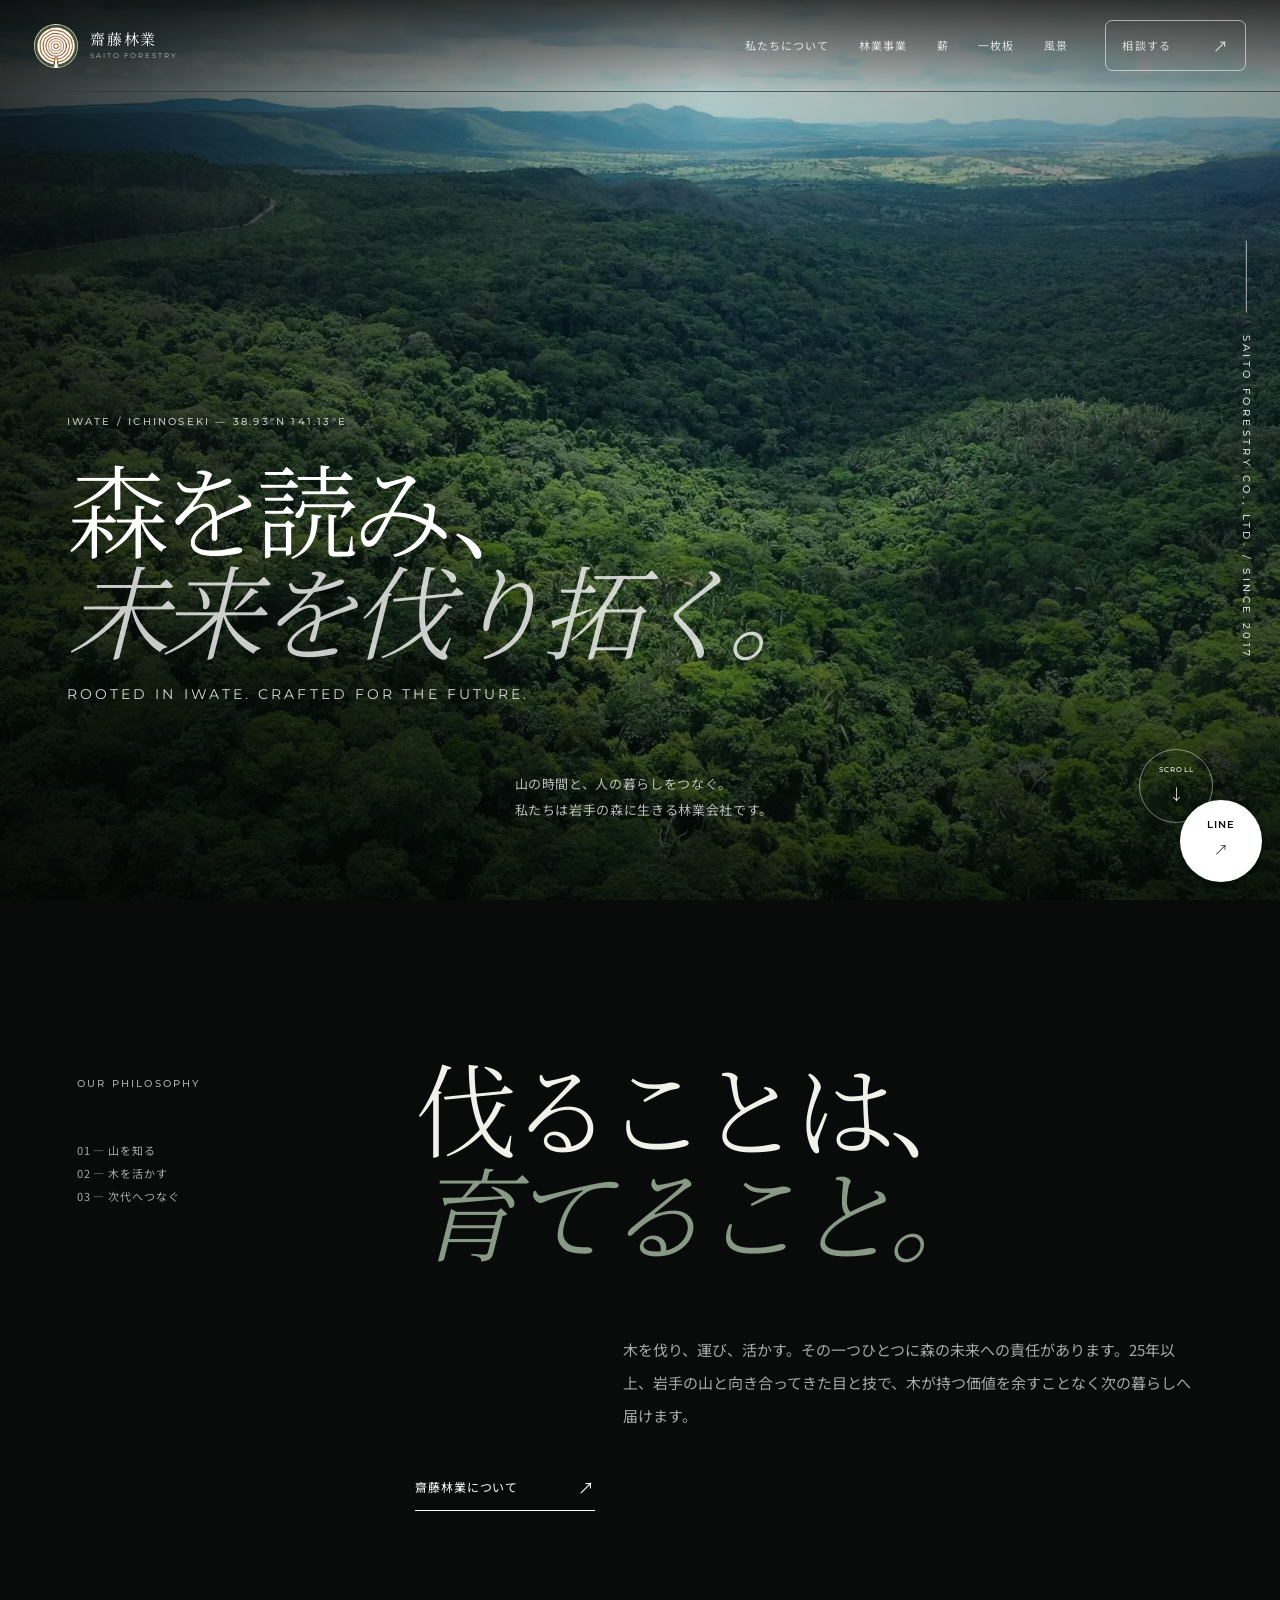
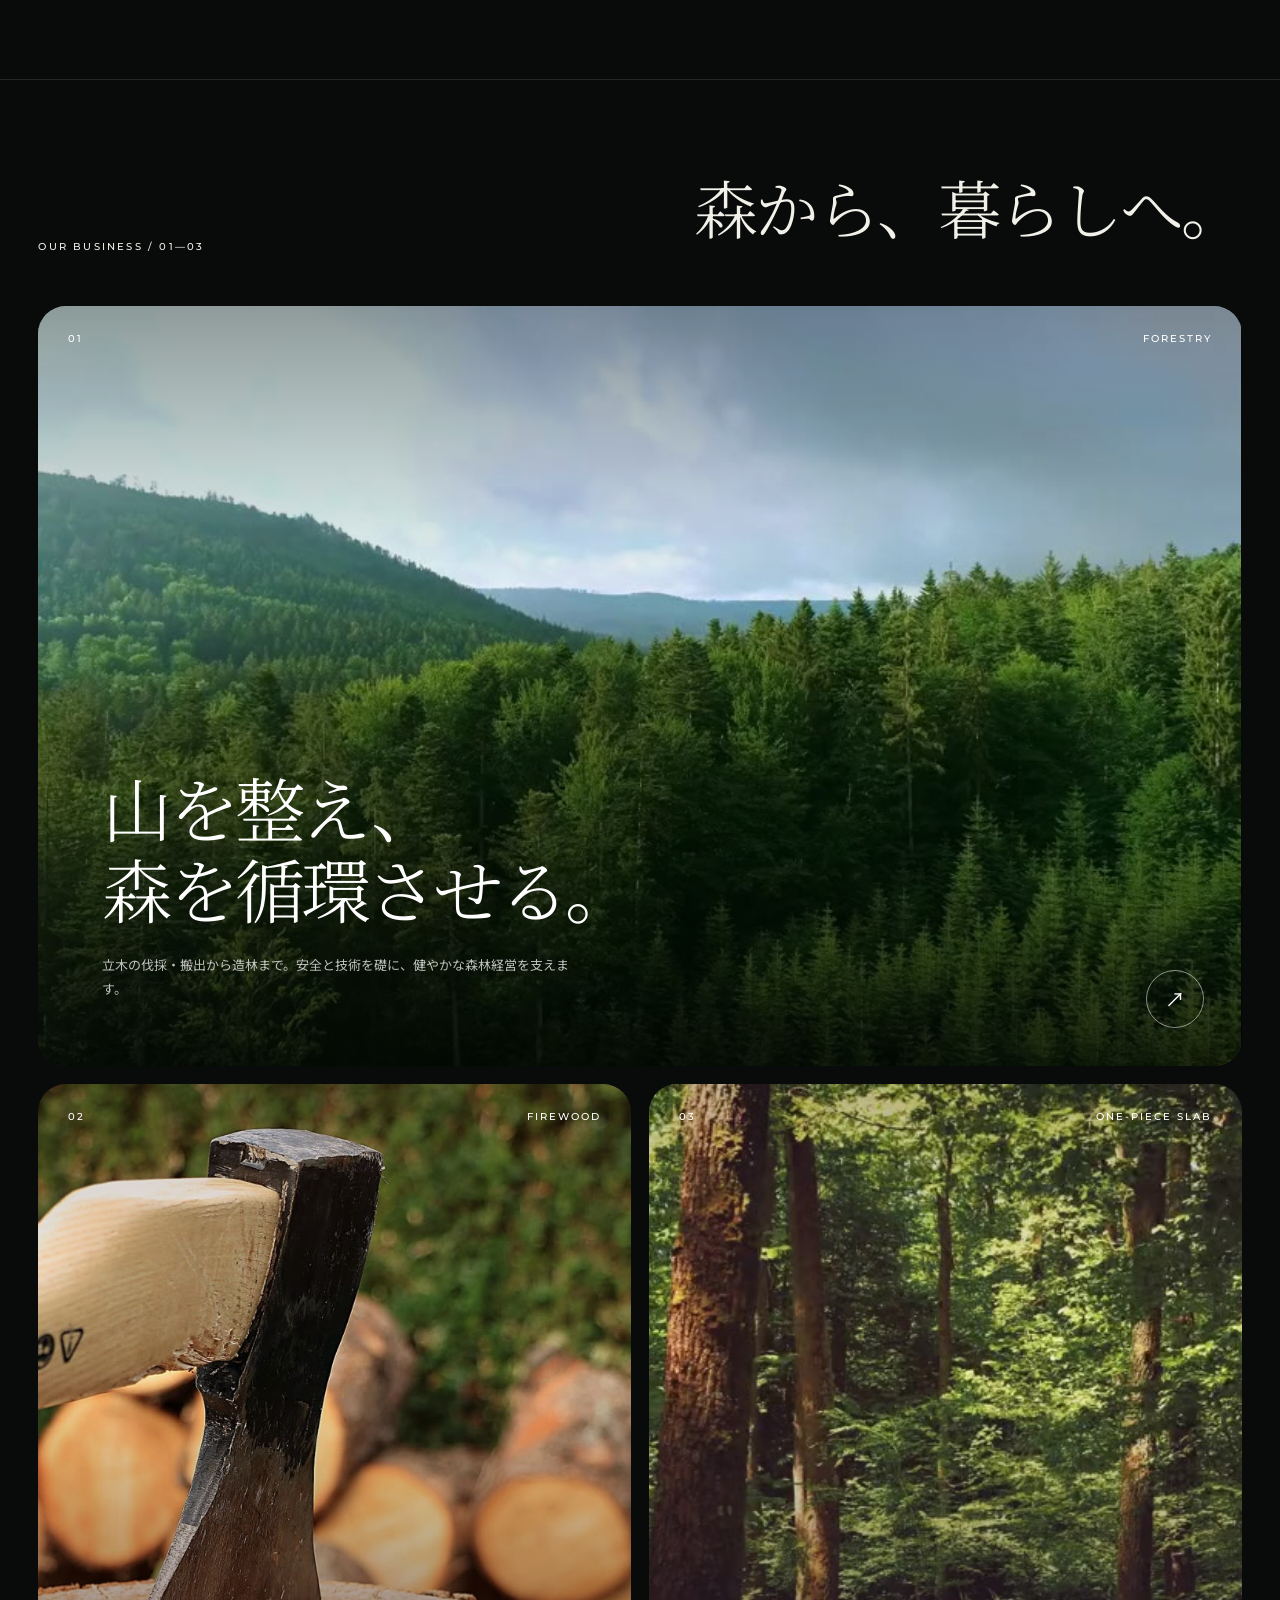
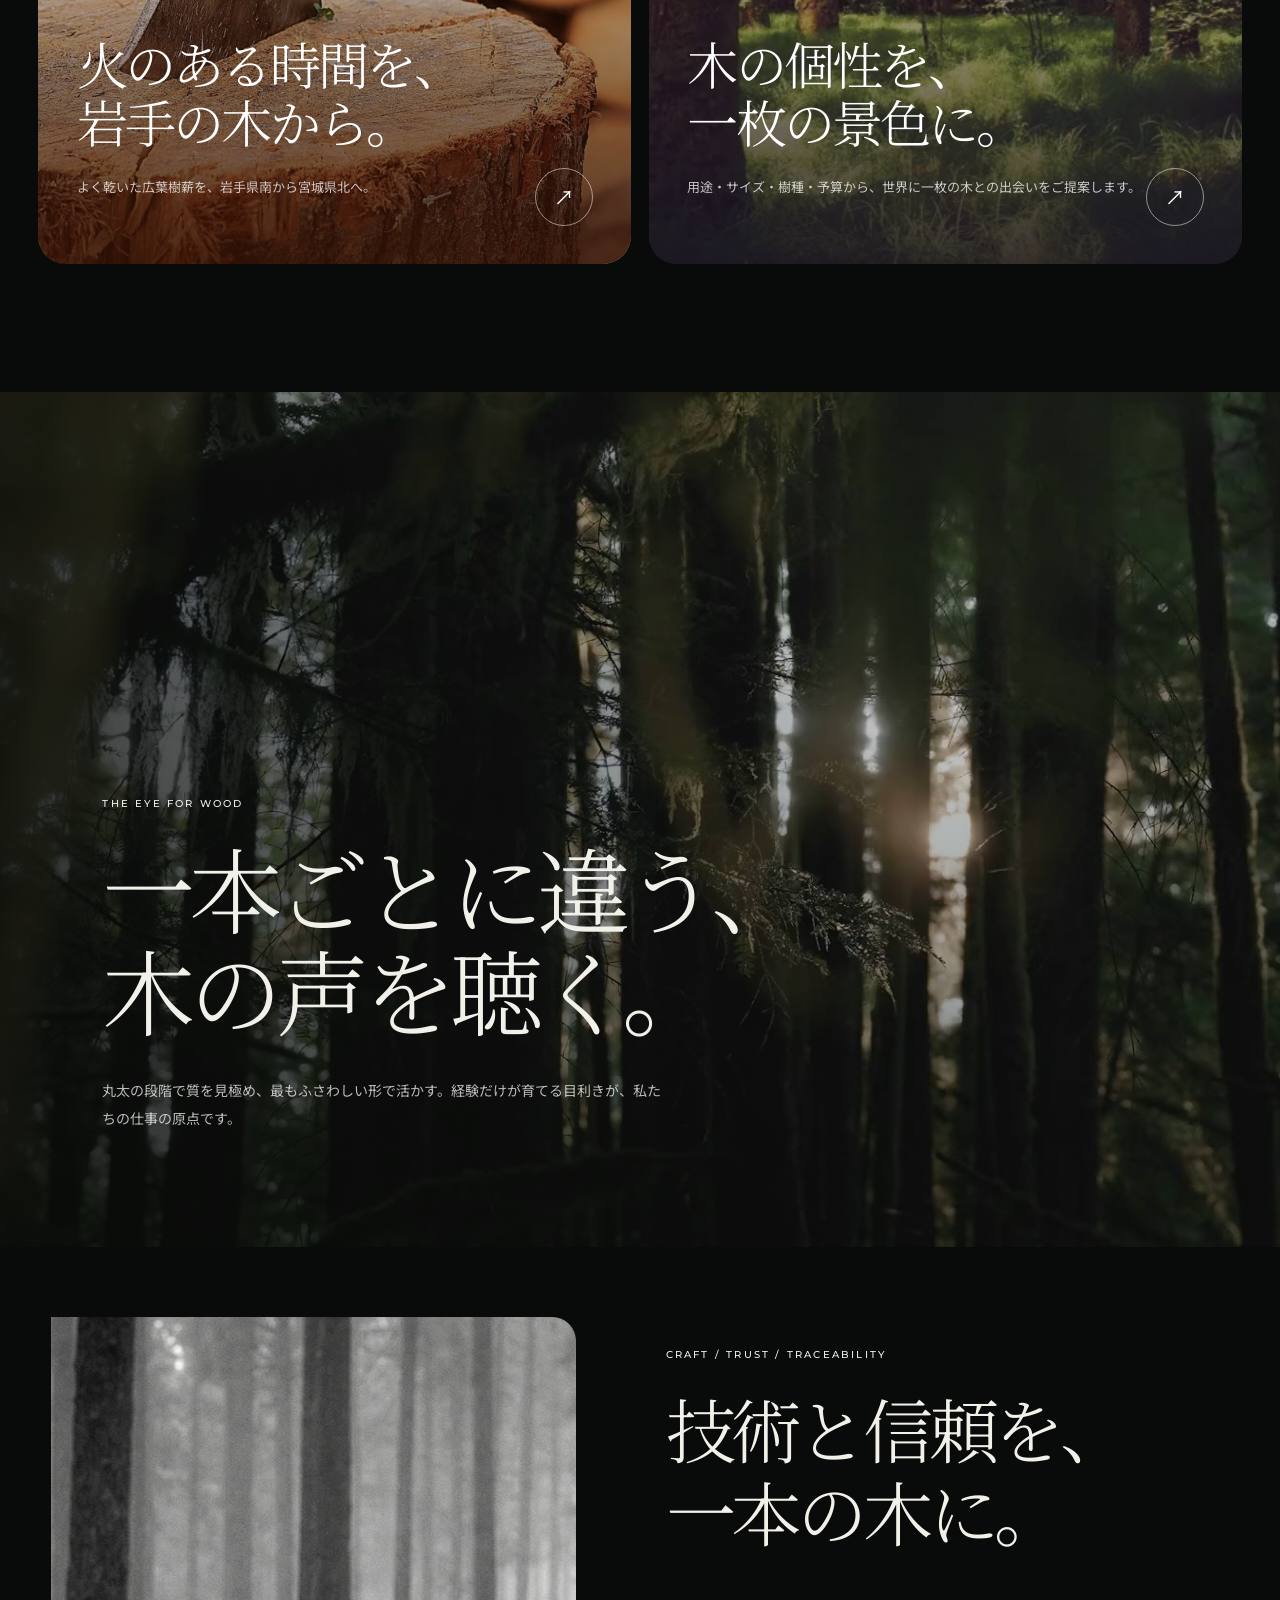
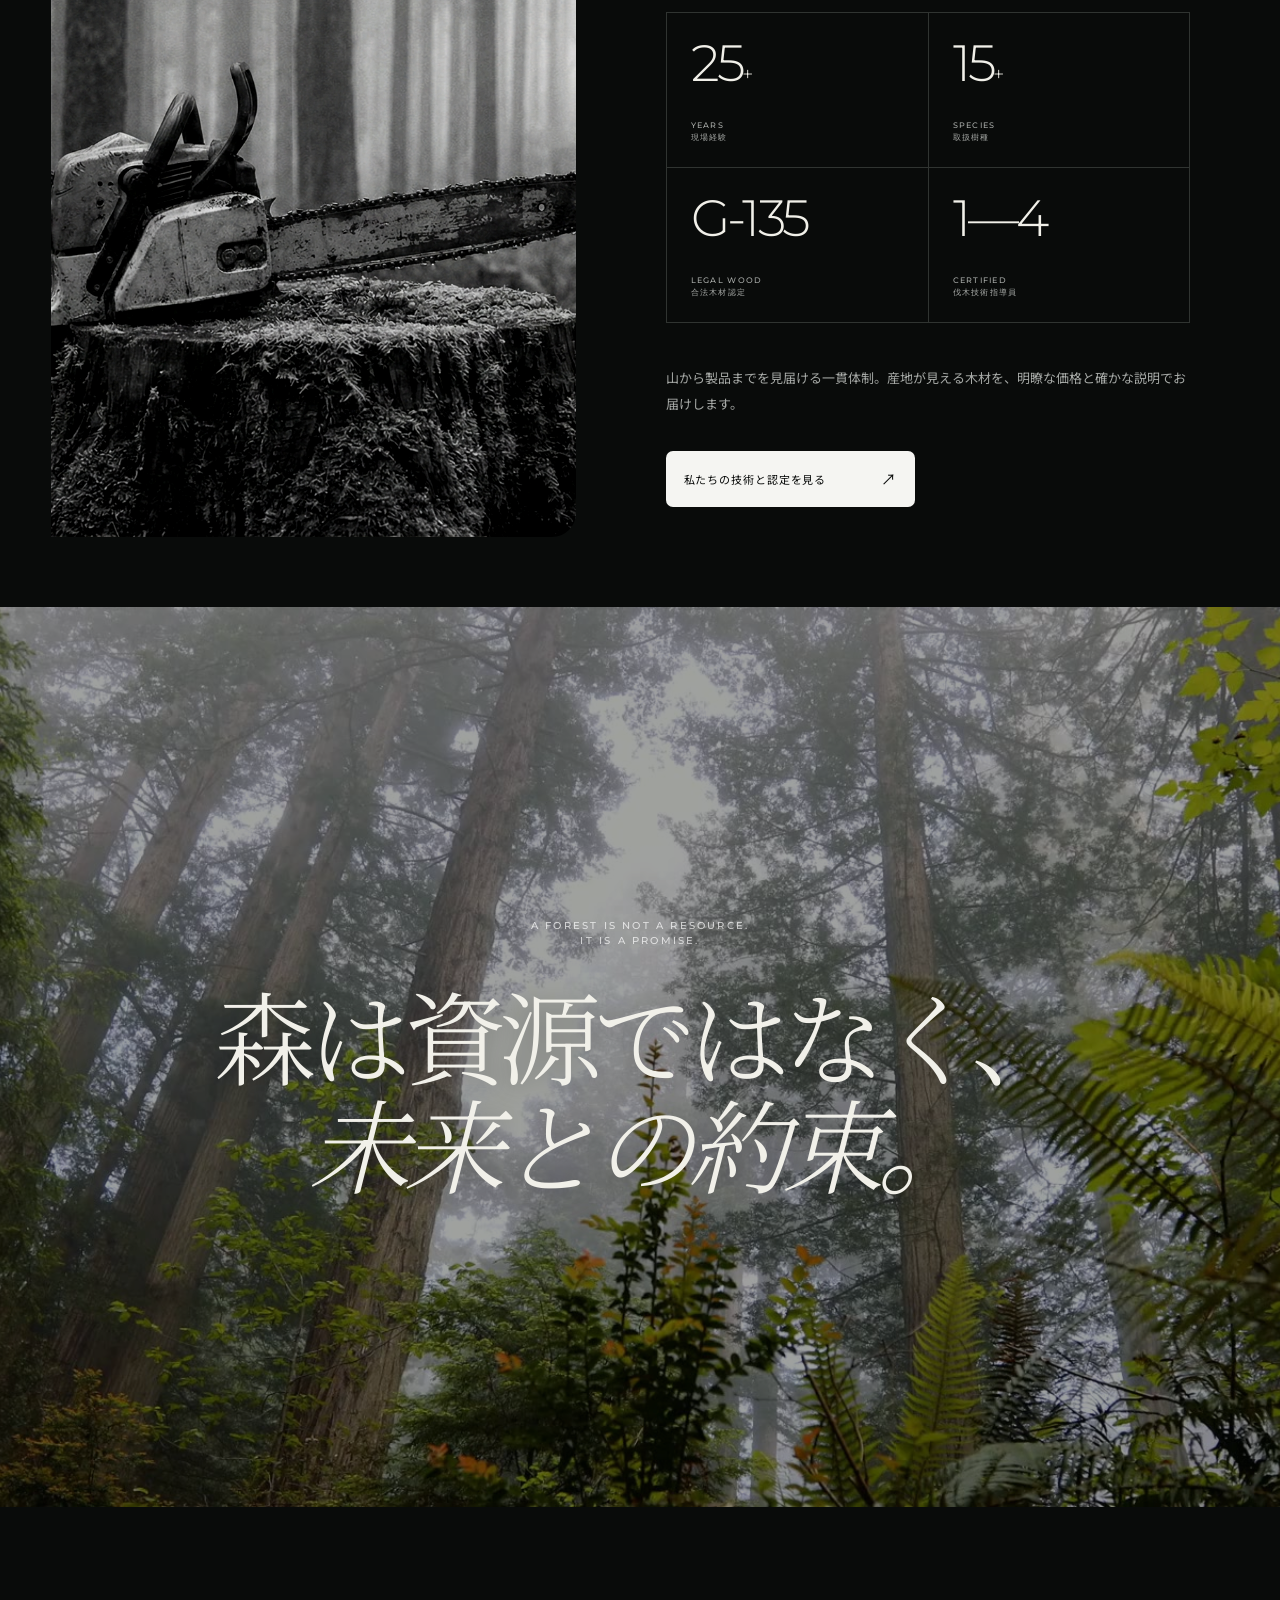
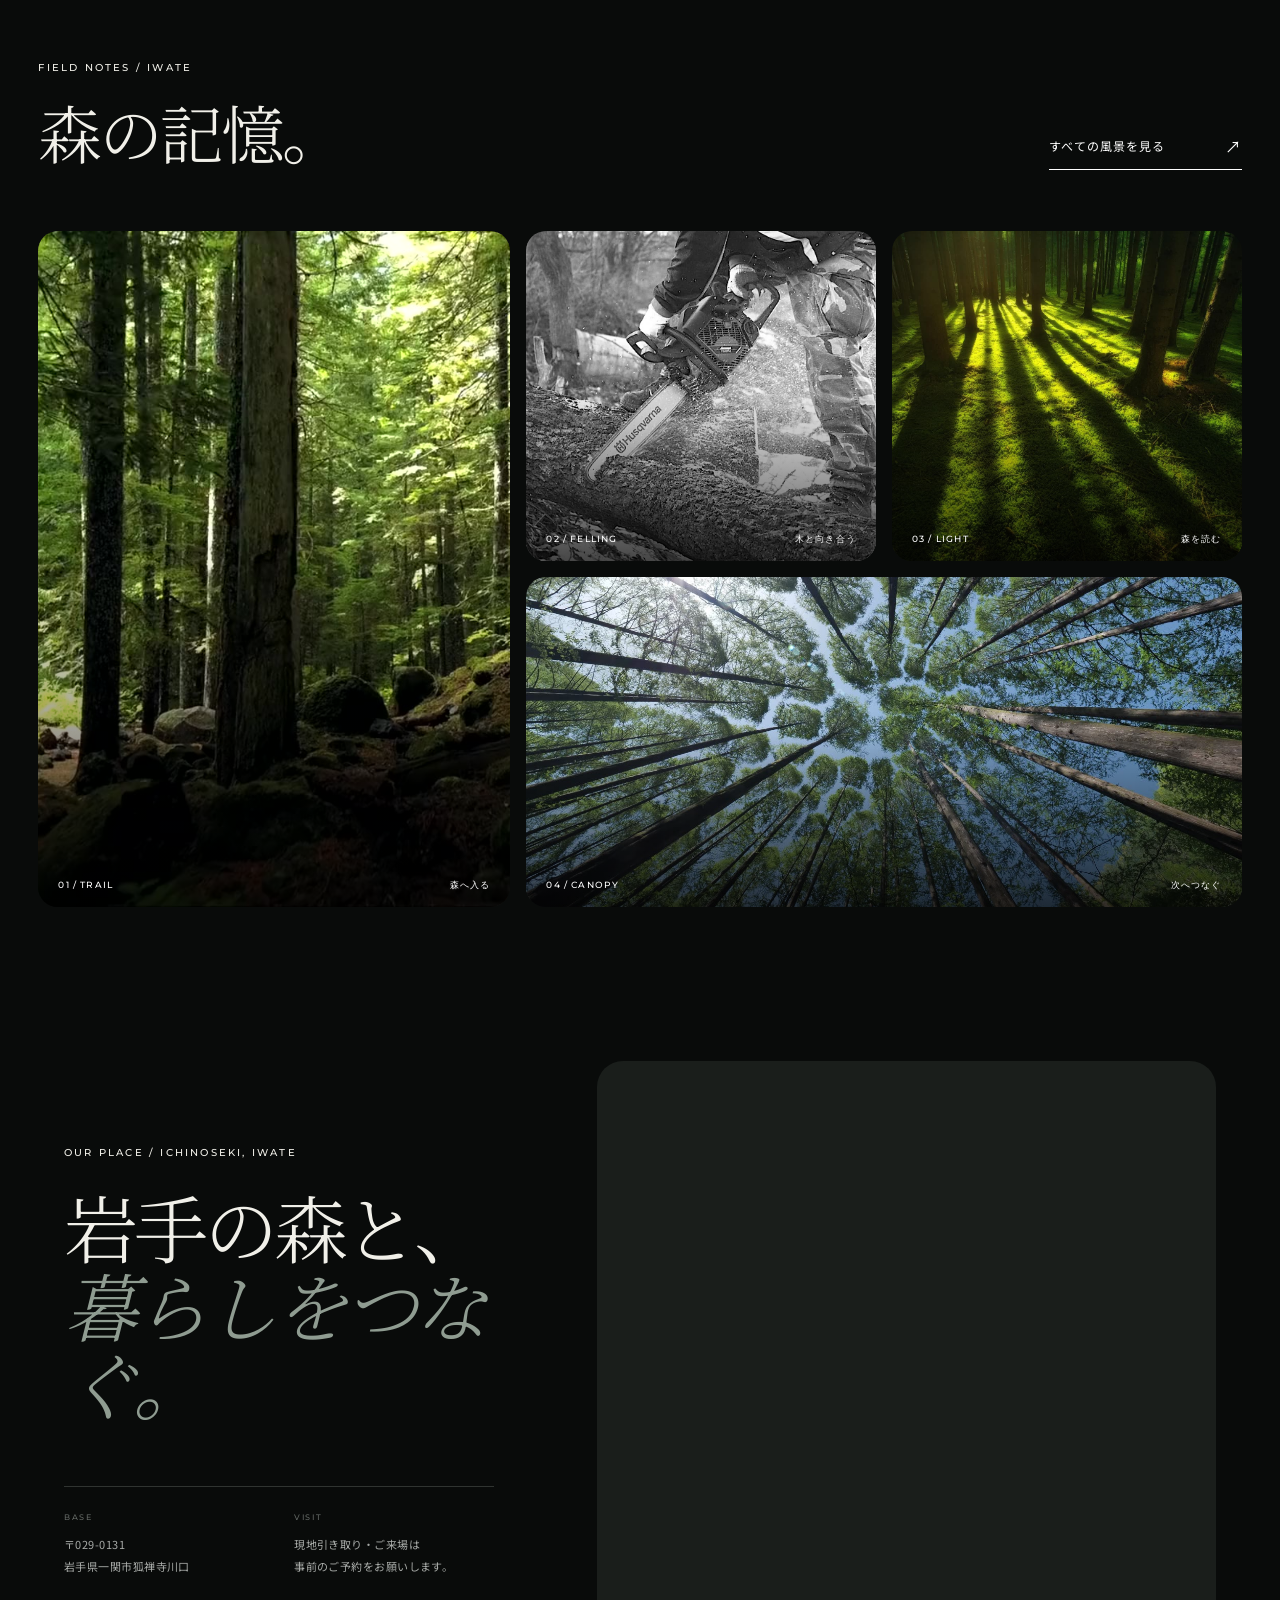
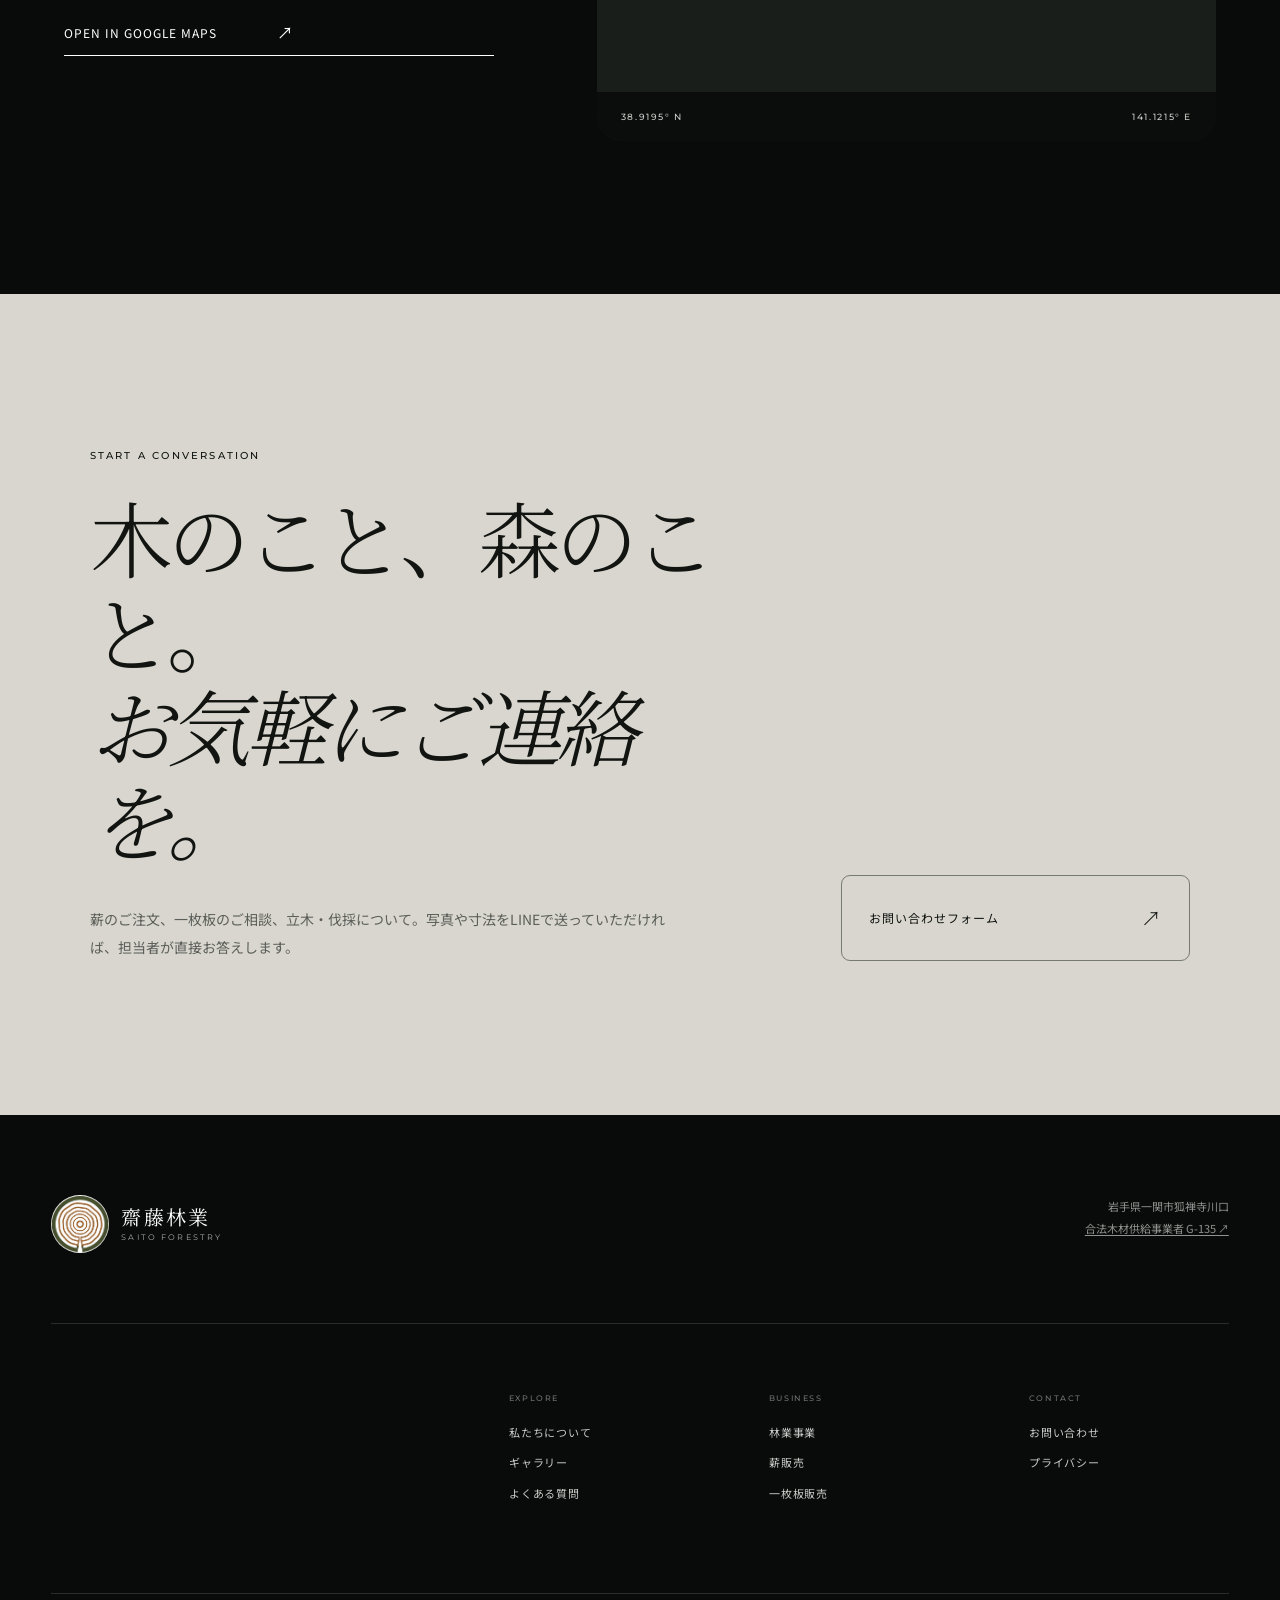
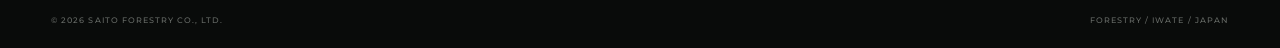
<file: index.html>
<!DOCTYPE html>
<html lang="ja">
<head>
  <meta charset="UTF-8">
  <meta name="viewport" content="width=device-width, initial-scale=1.0">
  <title>株式会社齋藤林業｜岩手の森から生まれる価値を、次の世代へ。</title>
  <meta name="description" content="岩手県一関市の株式会社齋藤林業。素材生産・薪販売・一枚板のコンシェルジュ販売。25年以上の現場経験で、岩手の森の価値を未来へつなぎます。">
  <meta name="theme-color" content="#090b0a">
  <link rel="canonical" href="https://saitoforestry.github.io/">
  <meta property="og:type" content="website">
  <meta property="og:title" content="株式会社齋藤林業｜森から生まれる価値を、次の世代へ。">
  <meta property="og:description" content="伐ることは、育てること。岩手県一関市で森と人の未来をつなぐ林業会社です。">
  <meta property="og:url" content="https://saitoforestry.github.io/">
  <meta property="og:site_name" content="株式会社齋藤林業">
  <meta property="og:locale" content="ja_JP">
  <meta property="og:image" content="https://saitoforestry.github.io/assets/images/poster-hero-forest.jpg">
  <meta name="twitter:card" content="summary_large_image">
  <link rel="icon" type="image/png" sizes="32x32" href="assets/images/favicon-32.png">
  <link rel="icon" type="image/png" sizes="16x16" href="assets/images/favicon-16.png">
  <link rel="apple-touch-icon" sizes="180x180" href="assets/images/apple-touch-icon.png">
  <link rel="preload" as="image" href="assets/images/poster-hero-forest.jpg">
  <link rel="stylesheet" href="style.css?v=20260903c">
  <script type="application/ld+json">
  {"@context":"https://schema.org","@type":["Organization","LocalBusiness"],"name":"株式会社齋藤林業","alternateName":["齋藤林業","SAITO FORESTRY Co., Ltd."],"url":"https://saitoforestry.github.io/","description":"岩手県一関市の林業会社。素材生産業、薪の製造・販売、一枚板オーダー販売を手掛ける。","foundingDate":"2017-05-16","address":{"@type":"PostalAddress","streetAddress":"狐禅寺川口","addressLocality":"一関市","addressRegion":"岩手県","postalCode":"029-0131","addressCountry":"JP"},"founder":{"@type":"Person","name":"齋藤 啓","jobTitle":"代表取締役"}}
  </script>
</head>
<body class="home-new">
  <a class="skip-link" href="#main">本文へ移動</a>

  <header id="header" class="new-header">
    <div class="new-header__inner">
      <a href="/" class="new-brand" aria-label="株式会社齋藤林業 トップページ">
        <img src="assets/images/logo2.png" alt="" width="54" height="54">
        <span><b>齋藤林業</b><small>SAITO FORESTRY</small></span>
      </a>
      <nav id="gnav" class="new-nav" aria-label="グローバルナビゲーション">
        <a href="about/">私たちについて</a>
        <a href="forestry/">林業事業</a>
        <a href="firewood/">薪</a>
        <a href="slab/">一枚板</a>
        <a href="gallery/">風景</a>
        <a href="contact/" class="new-nav__contact">相談する <span>↗</span></a>
      </nav>
      <button class="hamburger new-menu" id="hamburger" aria-label="メニューを開く" aria-expanded="false"><span></span><span></span><span></span></button>
    </div>
  </header>

  <nav id="mobile-nav" class="new-mobile-nav" aria-label="モバイルナビゲーション">
    <span class="eyebrow">MENU / SAITO FORESTRY</span>
    <a href="about/"><span>01</span> 私たちについて</a>
    <a href="forestry/"><span>02</span> 林業事業</a>
    <a href="firewood/"><span>03</span> 薪販売</a>
    <a href="slab/"><span>04</span> 一枚板</a>
    <a href="gallery/"><span>05</span> ギャラリー</a>
    <a href="contact/"><span>06</span> お問い合わせ</a>
  </nav>

  <main id="main">
    <section class="new-hero" aria-label="齋藤林業 メインビジュアル">
      <video class="media-cover" autoplay muted loop playsinline preload="metadata" poster="assets/images/poster-hero-forest.jpg">
        <source src="assets/video/hero-forest.mp4" type="video/mp4">
      </video>
      <div class="new-hero__shade"></div>
      <div class="new-hero__content">
        <p class="eyebrow reveal">IWATE / ICHINOSEKI — 38.93°N 141.13°E</p>
        <h1 class="reveal">森を読み、<br><em>未来を伐り拓く。</em></h1>
        <p class="hero-concept reveal">ROOTED IN IWATE. CRAFTED FOR THE FUTURE.</p>
        <div class="new-hero__bottom reveal">
          <p>山の時間と、人の暮らしをつなぐ。<br>私たちは岩手の森に生きる林業会社です。</p>
          <a class="circle-link" href="#philosophy" aria-label="私たちの思想へスクロール"><span>SCROLL</span><b>↓</b></a>
        </div>
      </div>
      <p class="new-hero__side">SAITO FORESTRY CO., LTD. / SINCE 2017</p>
    </section>

    <section id="philosophy" class="editorial-intro dark-section">
      <div class="editorial-intro__meta reveal">
        <p class="eyebrow">OUR PHILOSOPHY</p>
        <p>01 — 山を知る<br>02 — 木を活かす<br>03 — 次代へつなぐ</p>
      </div>
      <div class="editorial-intro__copy">
        <p class="display-copy reveal">伐ることは、<br><em>育てること。</em></p>
        <p class="body-copy reveal">木を伐り、運び、活かす。その一つひとつに森の未来への責任があります。25年以上、岩手の山と向き合ってきた目と技で、木が持つ価値を余すことなく次の暮らしへ届けます。</p>
        <a href="about/" class="text-link reveal">齋藤林業について <span>↗</span></a>
      </div>
    </section>

    <section class="services-gallery dark-section" aria-labelledby="business-heading">
      <div class="gallery-heading reveal">
        <p class="eyebrow">OUR BUSINESS / 01—03</p>
        <h2 id="business-heading">森から、暮らしへ。</h2>
      </div>

      <article class="business-panel business-panel--wide reveal">
        <a href="forestry/" aria-label="林業事業を詳しく見る">
          <video class="media-cover" autoplay muted loop playsinline preload="none" poster="assets/images/poster-tile-forestry.jpg">
            <source src="assets/video/tile-forestry.mp4" type="video/mp4">
          </video>
          <div class="business-panel__wash"></div>
          <div class="business-panel__top"><span>01</span><span>FORESTRY</span></div>
          <div class="business-panel__body"><h3>山を整え、<br>森を循環させる。</h3><p>立木の伐採・搬出から造林まで。安全と技術を礎に、健やかな森林経営を支えます。</p></div>
          <span class="panel-arrow">↗</span>
        </a>
      </article>

      <div class="business-pair">
        <article class="business-panel business-panel--warm reveal">
          <a href="firewood/" aria-label="薪販売を詳しく見る">
            <img class="media-cover" src="assets/images/photo-axe-firewood.jpg" alt="斧と薪が伝える、火のある暮らし" loading="lazy">
            <div class="business-panel__wash"></div>
            <div class="business-panel__top"><span>02</span><span>FIREWOOD</span></div>
            <div class="business-panel__body"><h3>火のある時間を、<br>岩手の木から。</h3><p>よく乾いた広葉樹薪を、岩手県南から宮城県北へ。</p></div>
            <span class="panel-arrow">↗</span>
          </a>
        </article>
        <article class="business-panel business-panel--violet reveal">
          <a href="slab/" aria-label="一枚板販売を詳しく見る">
            <video class="media-cover" autoplay muted loop playsinline preload="none" poster="assets/images/poster-tile-slab.jpg">
              <source src="assets/video/tile-slab.mp4" type="video/mp4">
            </video>
            <div class="business-panel__wash"></div>
            <div class="business-panel__top"><span>03</span><span>ONE-PIECE SLAB</span></div>
            <div class="business-panel__body"><h3>木の個性を、<br>一枚の景色に。</h3><p>用途・サイズ・樹種・予算から、世界に一枚の木との出会いをご提案します。</p></div>
            <span class="panel-arrow">↗</span>
          </a>
        </article>
      </div>
    </section>

    <section class="light-statement">
      <video class="media-cover" autoplay muted loop playsinline preload="none" poster="assets/images/poster-statement-light.jpg">
        <source src="assets/video/statement-light.mp4" type="video/mp4">
      </video>
      <div class="light-statement__shade"></div>
      <div class="light-statement__content reveal">
        <p class="eyebrow">THE EYE FOR WOOD</p>
        <blockquote>一本ごとに違う、<br>木の声を聴く。</blockquote>
        <p>丸太の段階で質を見極め、最もふさわしい形で活かす。経験だけが育てる目利きが、私たちの仕事の原点です。</p>
      </div>
    </section>

    <section class="proof dark-section" aria-labelledby="proof-heading">
      <div class="proof__image reveal"><img src="assets/images/photo-chainsaw-brand.png" alt="森の現場で切り株に置かれたチェーンソー" loading="lazy"></div>
      <div class="proof__content">
        <p class="eyebrow reveal">CRAFT / TRUST / TRACEABILITY</p>
        <h2 id="proof-heading" class="reveal">技術と信頼を、<br>一本の木に。</h2>
        <div class="proof__stats reveal">
          <div class="proof-stat" tabindex="0">
            <strong>25<small>+</small></strong><span>YEARS<br>現場経験</span>
            <p class="proof-stat__detail">個人事業主時代から25年以上。岩手の山で培った経験が、木の状態と価値を見極めます。</p>
          </div>
          <div class="proof-stat" tabindex="0">
            <strong>15<small>+</small></strong><span>SPECIES<br>取扱樹種</span>
            <p class="proof-stat__detail">ミズナラ、ケヤキ、クリ、クルミなど、岩手で育った多様な樹種を取り扱っています。</p>
          </div>
          <a class="proof-stat proof-stat--link" href="https://www.goho-wood.jp/nintei_system/user/list.php?group_id=74" target="_blank" rel="noopener noreferrer" aria-label="合法木材供給事業者 G-135 認定一覧を開く">
            <strong>G-135</strong><span>LEGAL WOOD<br>合法木材認定</span>
            <p class="proof-stat__detail">合法性と持続可能性が確認された木材を供給。産地の見える、確かな素材を届けます。</p>
          </a>
          <div class="proof-stat" tabindex="0">
            <strong>1—4</strong><span>CERTIFIED<br>伐木技術指導員</span>
            <p class="proof-stat__detail">岩手県第1期認定者9名の一人。安全で高度な伐木技術と指導力を現場に活かしています。</p>
          </div>
        </div>
        <p class="proof__note reveal">山から製品までを見届ける一貫体制。産地が見える木材を、明瞭な価格と確かな説明でお届けします。</p>
        <a href="about/" class="button-light reveal">私たちの技術と認定を見る <span>↗</span></a>
      </div>
    </section>

    <section class="immersion" aria-label="森の風景">
      <video class="media-cover" autoplay muted loop playsinline preload="none" poster="assets/images/poster-immersion-fog.jpg">
        <source src="assets/video/immersion-fog.mp4" type="video/mp4">
      </video>
      <div class="immersion__shade"></div>
      <div class="immersion__content reveal">
        <p class="eyebrow">A FOREST IS NOT A RESOURCE.<br>IT IS A PROMISE.</p>
        <h2>森は資源ではなく、<br><em>未来との約束。</em></h2>
      </div>
    </section>

    <section class="visual-journal dark-section" aria-labelledby="journal-heading">
      <div class="journal-head reveal">
        <div><p class="eyebrow">FIELD NOTES / IWATE</p><h2 id="journal-heading">森の記憶。</h2></div>
        <a href="gallery/" class="text-link">すべての風景を見る <span>↗</span></a>
      </div>
      <div class="journal-grid">
        <figure class="journal-item journal-item--video reveal"><video class="media-cover" autoplay muted loop playsinline preload="none" poster="assets/images/poster-gallery-trail.jpg"><source src="assets/video/gallery-trail.mp4" type="video/mp4"></video><figcaption><span>01 / TRAIL</span><span>森へ入る</span></figcaption></figure>
        <figure class="journal-item reveal"><img class="media-cover" src="assets/images/photo-felling.jpg" alt="伐木作業の現場" loading="lazy"><figcaption><span>02 / FELLING</span><span>木と向き合う</span></figcaption></figure>
        <figure class="journal-item reveal"><img class="media-cover" src="assets/images/photo-lightrays.jpg" alt="木々の間から差し込む光" loading="lazy"><figcaption><span>03 / LIGHT</span><span>森を読む</span></figcaption></figure>
        <figure class="journal-item reveal"><img class="media-cover" src="assets/images/photo-canopy.jpg" alt="見上げた森の樹冠" loading="lazy"><figcaption><span>04 / CANOPY</span><span>次へつなぐ</span></figcaption></figure>
      </div>
    </section>

    <section class="new-access dark-section" aria-labelledby="access-heading">
      <div class="new-access__intro reveal">
        <p class="eyebrow">OUR PLACE / ICHINOSEKI, IWATE</p>
        <h2 id="access-heading">岩手の森と、<br><em>暮らしをつなぐ。</em></h2>
        <div class="new-access__details">
          <p><span>BASE</span>〒029-0131<br>岩手県一関市狐禅寺川口</p>
          <p><span>VISIT</span>現地引き取り・ご来場は<br>事前のご予約をお願いします。</p>
        </div>
        <a class="text-link" href="https://www.google.com/maps/search/?api=1&amp;query=%E5%B2%A9%E6%89%8B%E7%9C%8C%E4%B8%80%E9%96%A2%E5%B8%82%E7%8B%90%E7%A6%85%E5%AF%BA%E5%B7%9D%E5%8F%A3" target="_blank" rel="noopener noreferrer">OPEN IN GOOGLE MAPS <span>↗</span></a>
      </div>
      <div class="new-access__map reveal">
        <iframe
          src="https://www.google.com/maps?q=%E5%B2%A9%E6%89%8B%E7%9C%8C%E4%B8%80%E9%96%A2%E5%B8%82%E7%8B%90%E7%A6%85%E5%AF%BA%E5%B7%9D%E5%8F%A3&amp;z=13&amp;output=embed"
          title="株式会社齋藤林業 所在地マップ"
          loading="lazy"
          allowfullscreen=""
          referrerpolicy="no-referrer-when-downgrade">
        </iframe>
        <p><span>38.9195° N</span><span>141.1215° E</span></p>
      </div>
    </section>

    <section class="new-contact">
      <div class="new-contact__copy reveal">
        <p class="eyebrow">START A CONVERSATION</p>
        <h2>木のこと、森のこと。<br><em>お気軽にご連絡を。</em></h2>
        <p>薪のご注文、一枚板のご相談、立木・伐採について。写真や寸法をLINEで送っていただければ、担当者が直接お答えします。</p>
      </div>
      <div class="new-contact__actions reveal">
        <a href="contact/" class="contact-secondary"><span>お問い合わせフォーム</span><b>↗</b></a>
      </div>
    </section>
  </main>

  <footer class="new-footer">
    <div class="new-footer__top">
      <a href="/" class="new-brand new-brand--footer"><img src="assets/images/logo2.png" alt="" width="64" height="64"><span><b>齋藤林業</b><small>SAITO FORESTRY</small></span></a>
      <p>岩手県一関市狐禅寺川口<br><a class="certification-link" href="https://www.goho-wood.jp/nintei_system/user/list.php?group_id=74" target="_blank" rel="noopener noreferrer">合法木材供給事業者 G-135 ↗</a></p>
    </div>
    <div class="new-footer__links">
      <div><span>EXPLORE</span><a href="about/">私たちについて</a><a href="gallery/">ギャラリー</a><a href="faq/">よくある質問</a></div>
      <div><span>BUSINESS</span><a href="forestry/">林業事業</a><a href="firewood/">薪販売</a><a href="slab/">一枚板販売</a></div>
      <div><span>CONTACT</span><a href="contact/">お問い合わせ</a><a href="privacy/">プライバシー</a></div>
    </div>
    <div class="new-footer__bottom"><span>© 2026 SAITO FORESTRY CO., LTD.</span><span>FORESTRY / IWATE / JAPAN</span></div>
  </footer>

  <a href="https://lin.ee/SUqpcm6" class="new-line-float" target="_blank" rel="noopener" aria-label="LINEで相談する"><span>LINE</span><b>↗</b></a>
  <script src="script.js?v=20260903c"></script>
</body>
</html>
</file>
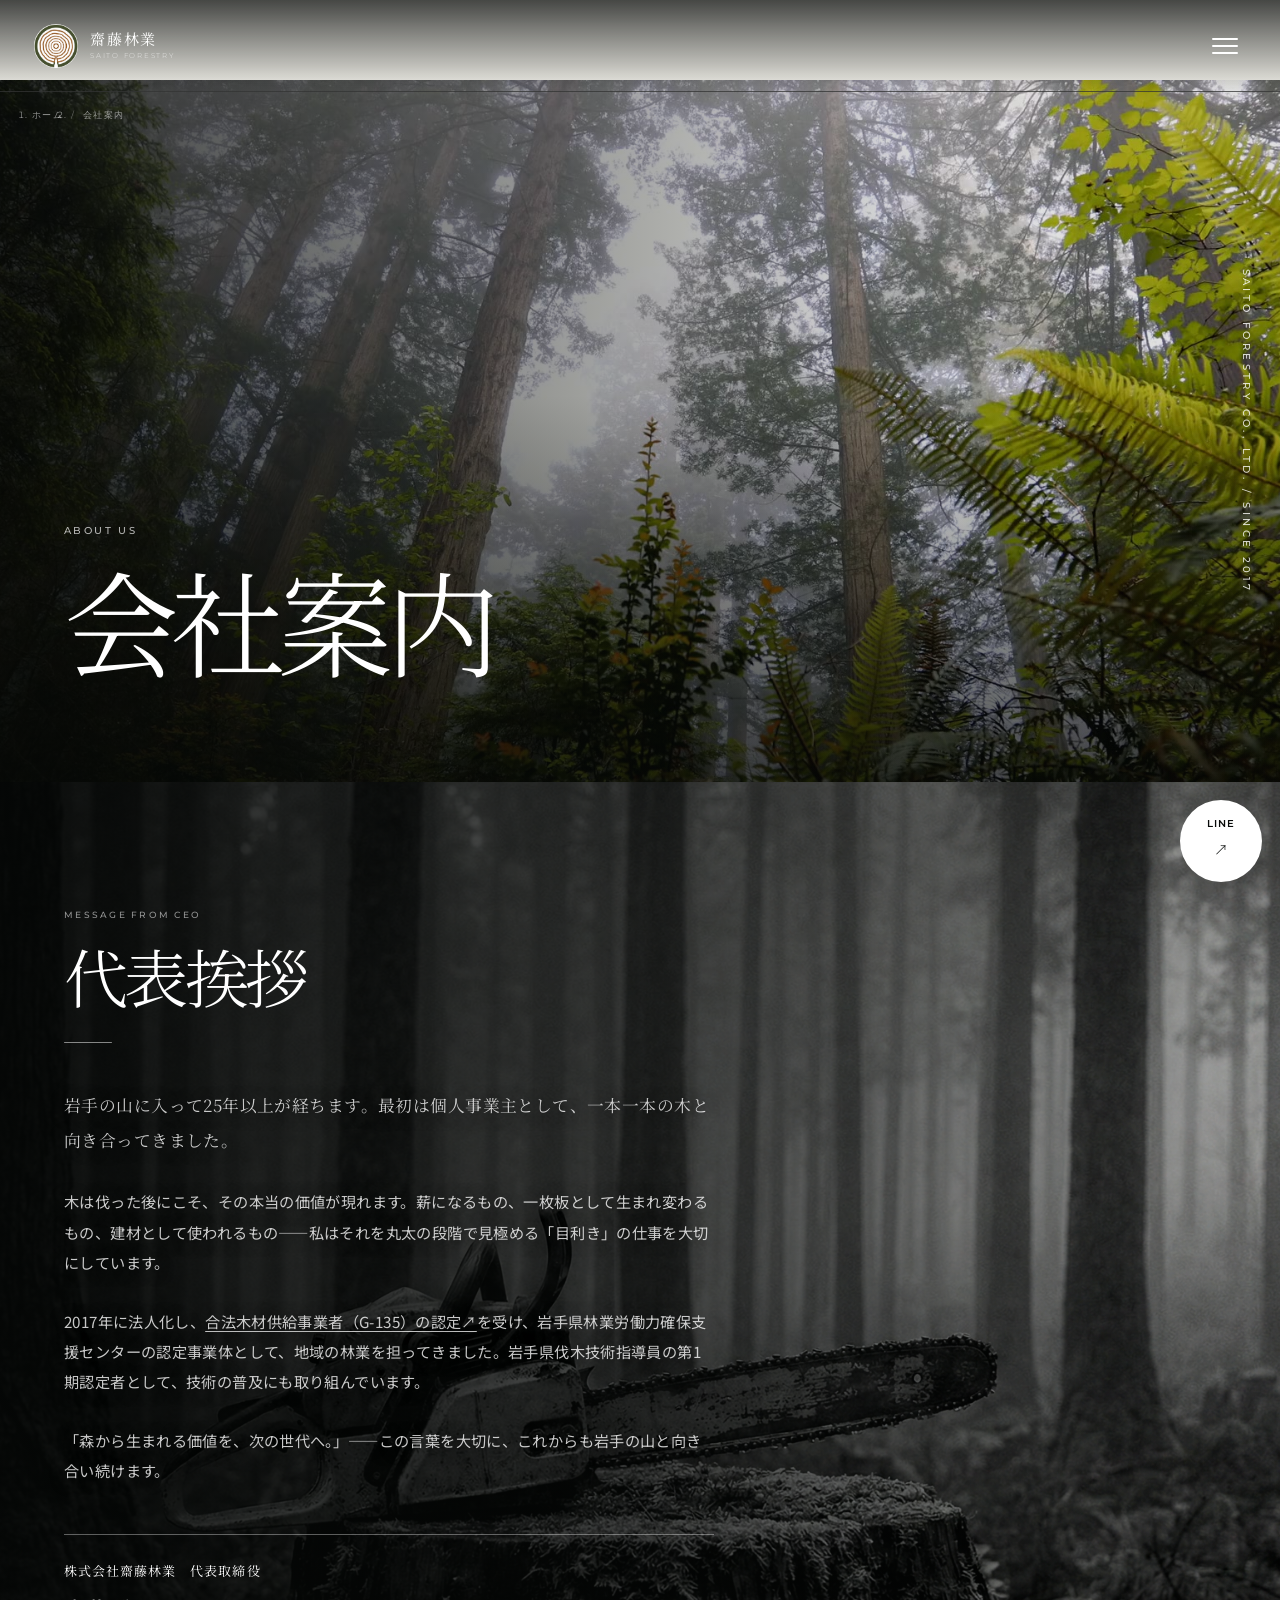
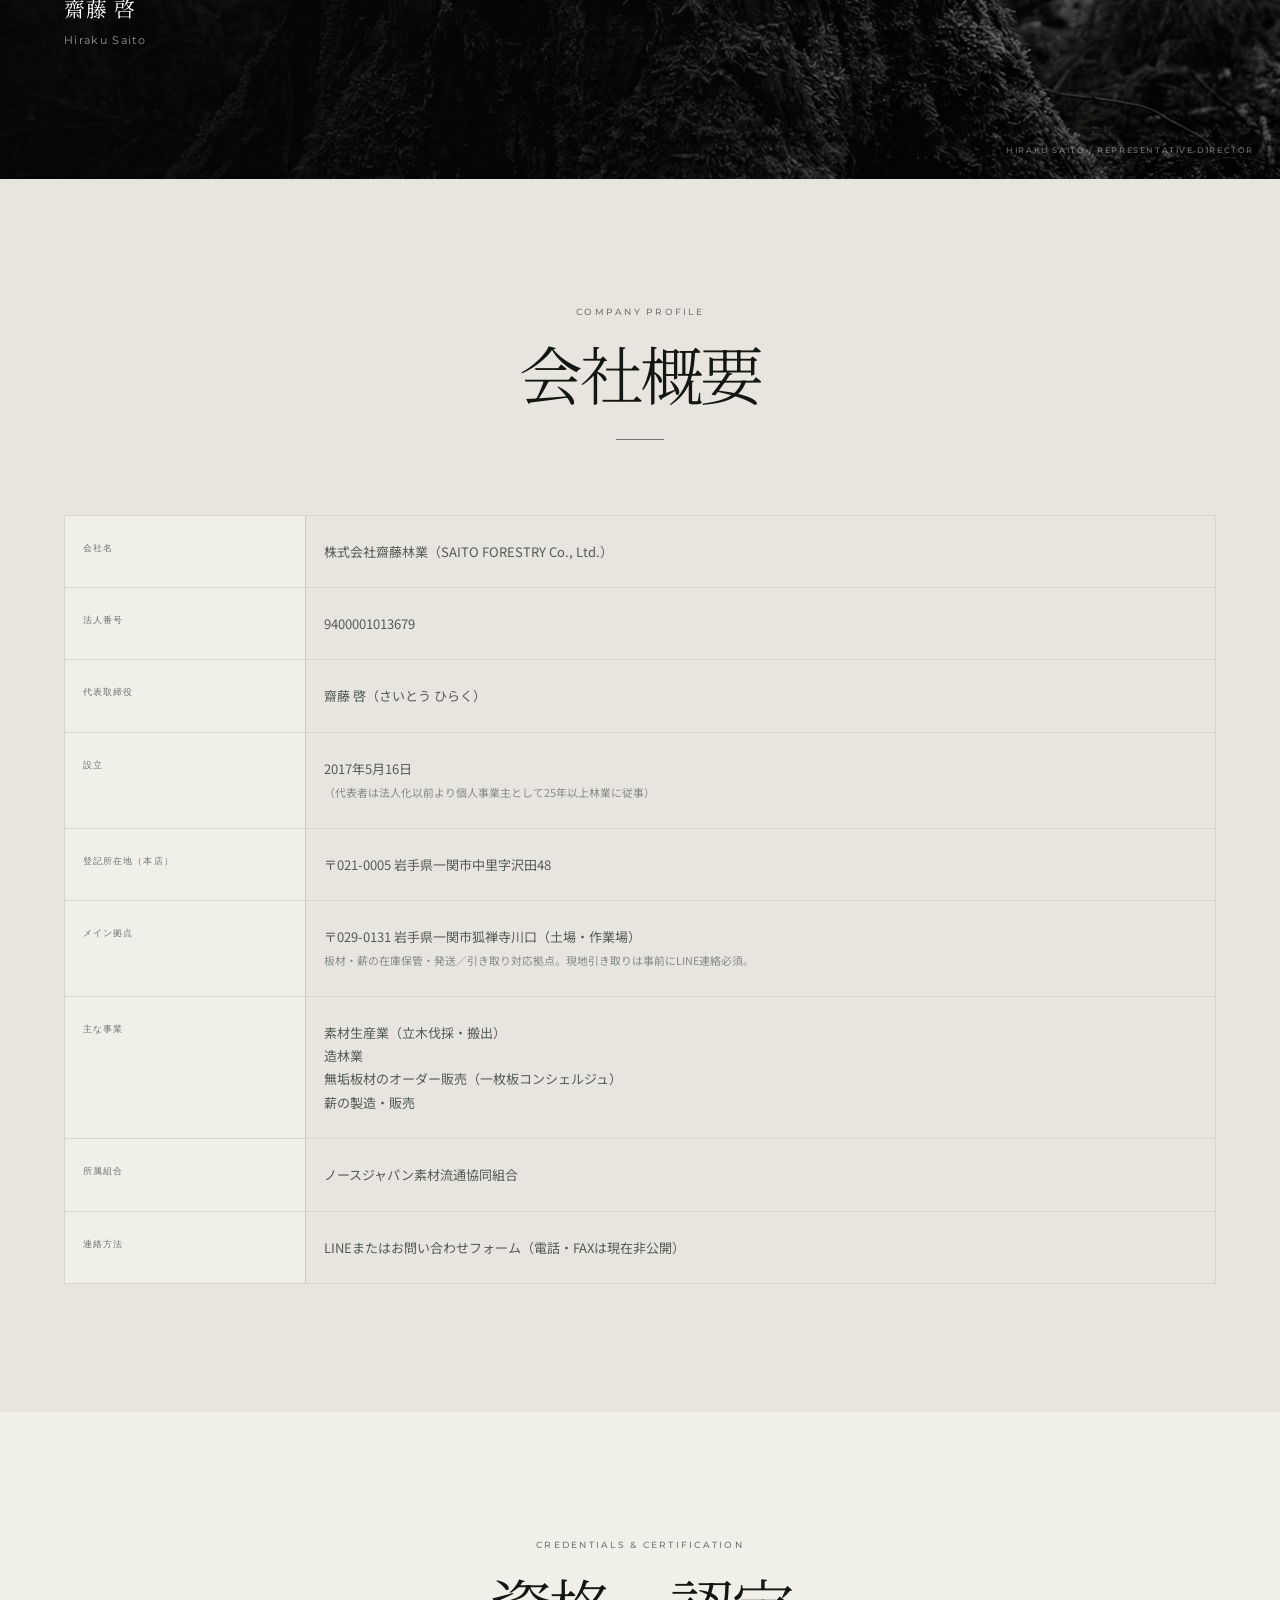
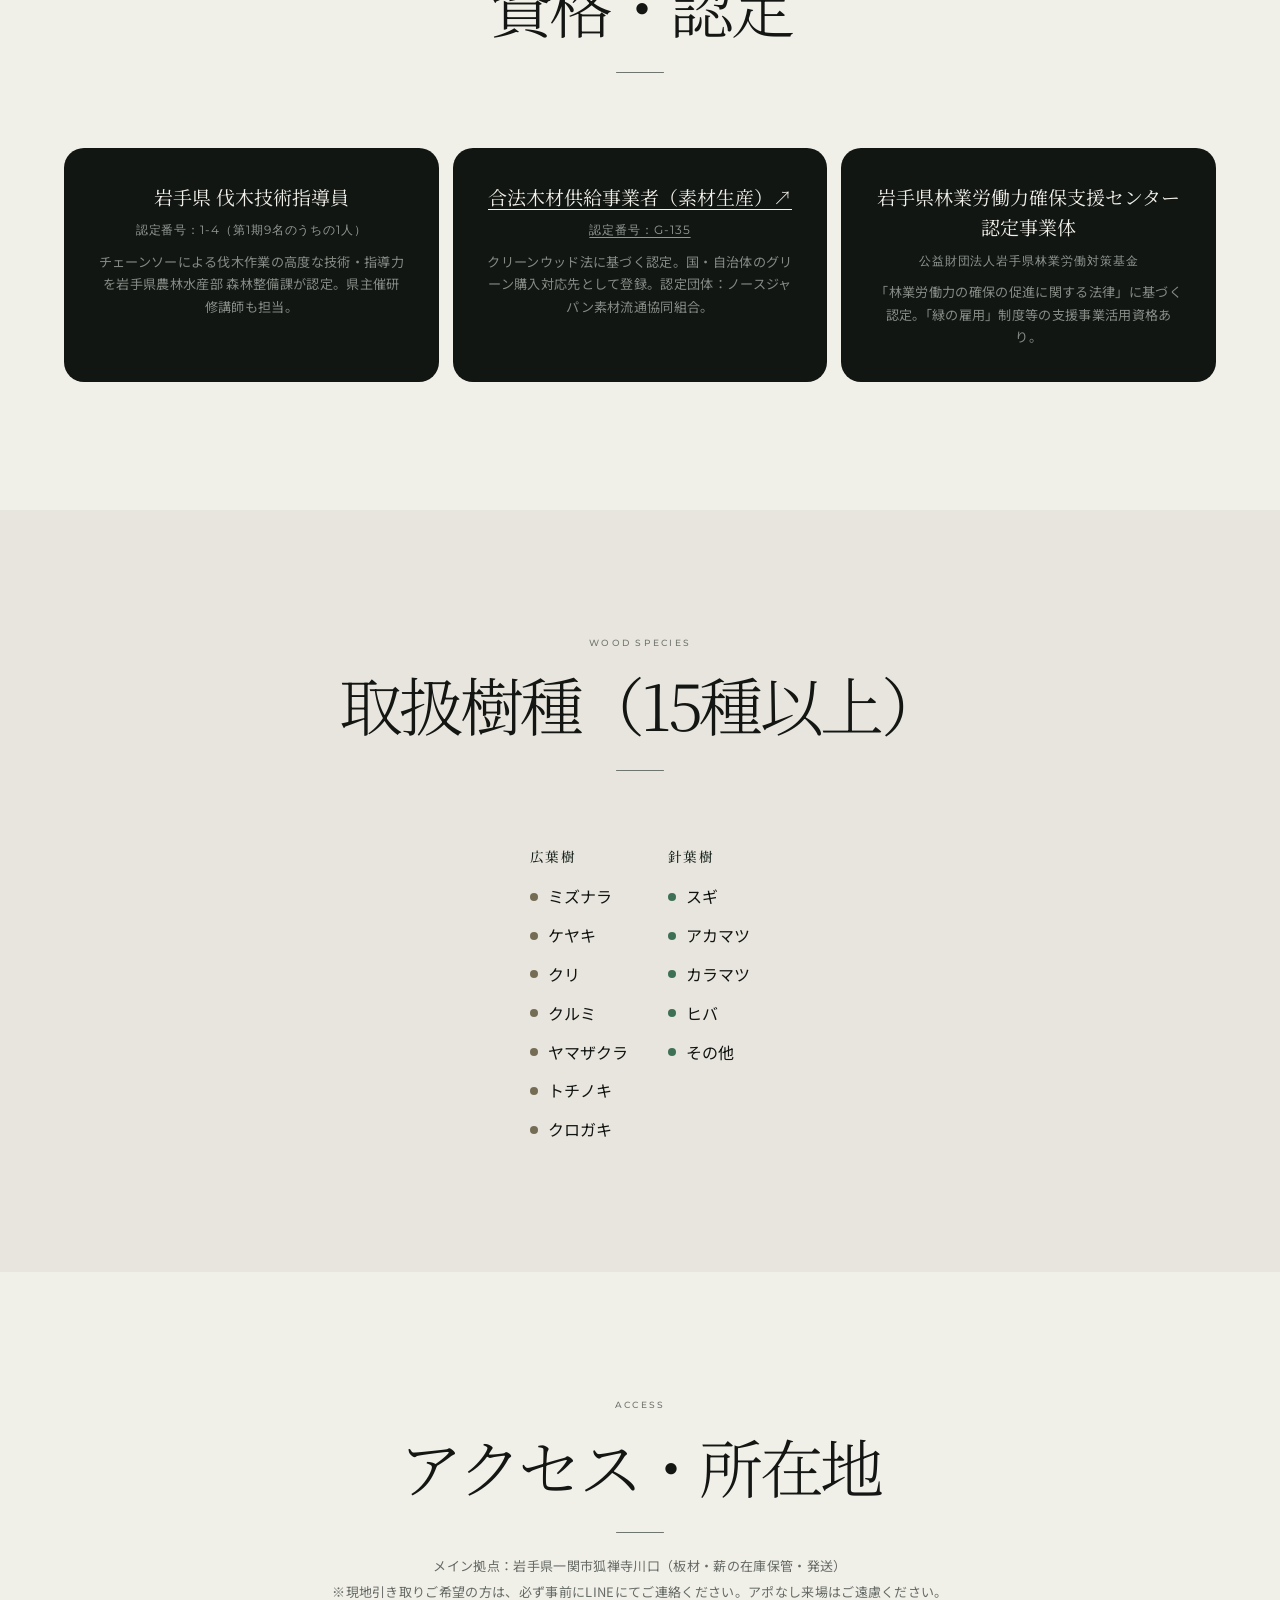
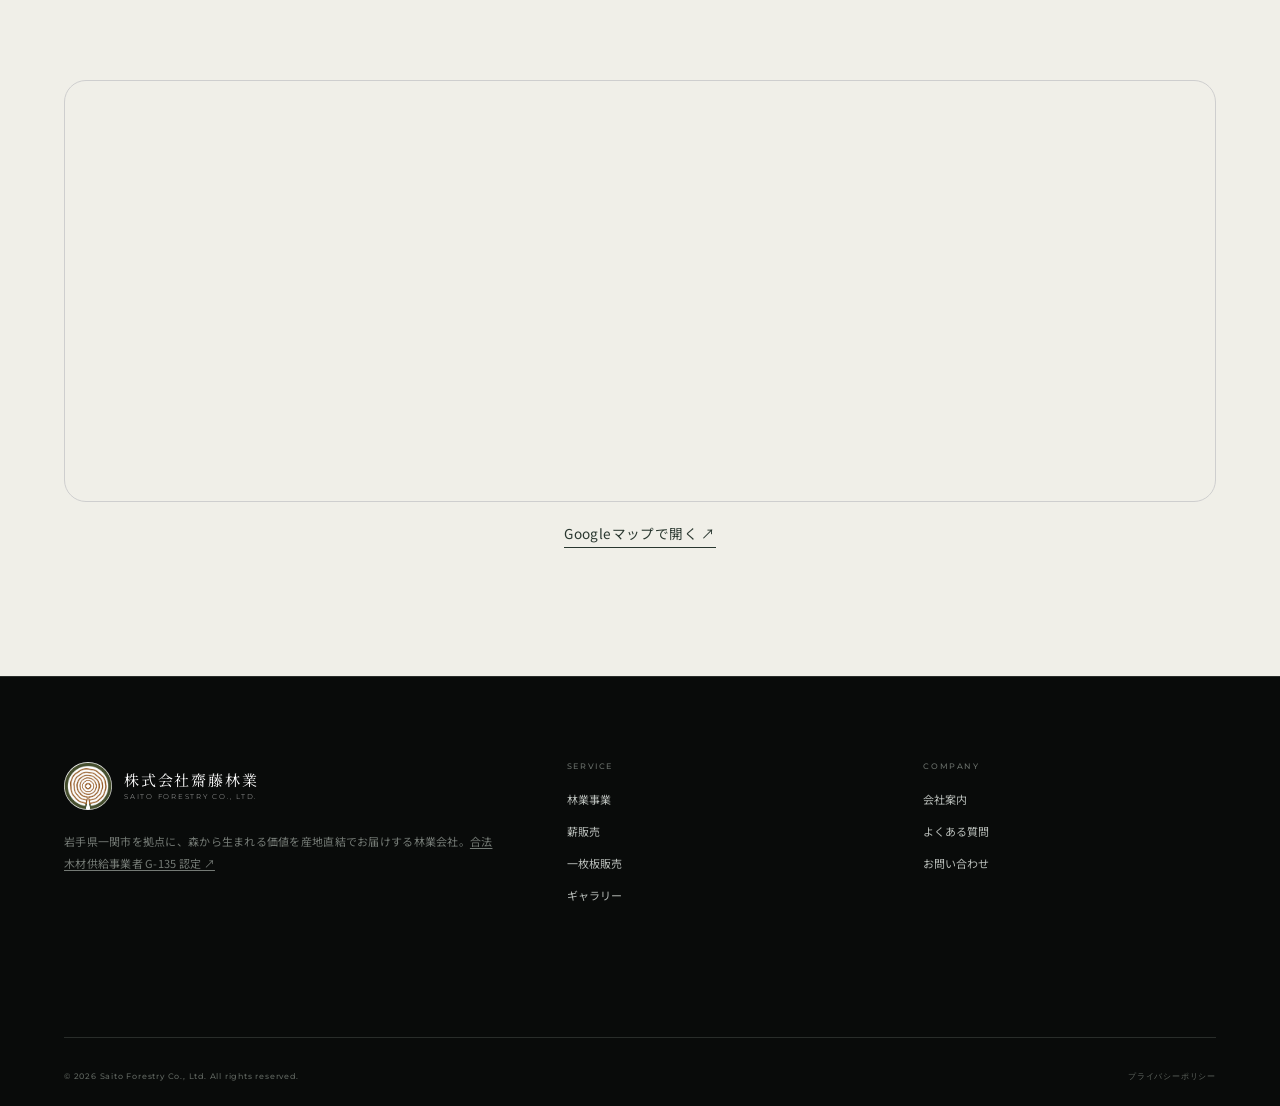
<file: about/index.html>
<!DOCTYPE html>
<html lang="ja">
<head>
    <meta charset="UTF-8">
    <meta name="viewport" content="width=device-width, initial-scale=1.0">
    <title>会社案内 | 株式会社齋藤林業 — 岩手県一関市の林業会社</title>
    <meta name="description" content="株式会社齋藤林業の会社案内。代表取締役・齋藤啓（さいとうひらく）の挨拶、会社概要、資格・認定（伐木技術指導員・合法木材供給事業者G-135）、アクセスをご案内します。">
    <link rel="canonical" href="https://saitoforestry.github.io/about/">
    <meta property="og:title" content="会社案内 | 株式会社齋藤林業">
    <meta property="og:description" content="岩手県一関市の林業会社。25年以上の経験を持つ代表・齋藤啓が率いる素材生産・薪販売・一枚板販売の会社です。">
    <meta property="og:url" content="https://saitoforestry.github.io/about/">
    <meta property="og:image" content="https://saitoforestry.github.io/assets/images/hero.jpg">
    <link rel="stylesheet" href="../style.css?v=20260903c">

    <script type="application/ld+json">
    [
      {
        "@context": "https://schema.org",
        "@type": "BreadcrumbList",
        "itemListElement": [
          {"@type": "ListItem", "position": 1, "name": "ホーム", "item": "https://saitoforestry.github.io/"},
          {"@type": "ListItem", "position": 2, "name": "会社案内", "item": "https://saitoforestry.github.io/about/"}
        ]
      },
      {
        "@context": "https://schema.org",
        "@type": "LocalBusiness",
        "name": "株式会社齋藤林業",
        "address": {
          "@type": "PostalAddress",
          "streetAddress": "狐禅寺川口",
          "addressLocality": "一関市",
          "addressRegion": "岩手県",
          "postalCode": "029-0131",
          "addressCountry": "JP"
        }
      }
    ]
    </script>
  <link rel="icon" type="image/png" sizes="32x32" href="../assets/images/favicon-32.png">
  <link rel="icon" type="image/png" sizes="16x16" href="../assets/images/favicon-16.png">
  <link rel="apple-touch-icon" sizes="180x180" href="../assets/images/apple-touch-icon.png">
</head>
<body class="subpage-new page-about">

<a href="https://lin.ee/SUqpcm6" class="new-line-float" target="_blank" rel="noopener" aria-label="LINEで相談する"><span>LINE</span><b>↗</b></a>

<header id="header" style="background:rgba(26,58,42,0.96); backdrop-filter:blur(12px);">
    <div class="container">
        <a href="/" class="site-logo" aria-label="株式会社齋藤林業 トップページへ">
            <img src="../assets/images/logo2.png" alt="株式会社齋藤林業 ロゴ" class="site-logo__img" style="height:36px;">
            <div class="site-logo__text">
                <span class="site-logo__ja">齋藤林業</span>
                <span class="site-logo__en">SAITO FORESTRY</span>
            </div>
        </a>
        <nav id="gnav" aria-label="グローバルナビゲーション">
            <ul>
                <li><a href="/about/" aria-current="page">会社案内</a></li>
                <li><a href="/forestry/">林業事業</a></li>
                <li><a href="/firewood/">薪販売</a></li>
                <li><a href="/slab/">一枚板</a></li>
                <li><a href="/gallery/">ギャラリー</a></li>
                <li><a href="/contact/" class="btn-line">
                    <svg width="16" height="16" viewBox="0 0 48 48" fill="white"><path d="M24 4C12.95 4 4 12.28 4 22.5c0 7.08 4.34 13.27 10.8 16.78-.47 1.76-1.7 6.35-1.94 7.34-.3 1.23.45 1.22 1.02.88.44-.26 7.1-4.82 9.98-6.77.7.1 1.41.15 2.14.15 11.05 0 20-8.28 20-18.5S35.05 4 24 4z"/></svg>
                    お問い合わせ
                </a></li>
            </ul>
        </nav>
        <button class="hamburger" id="hamburger" aria-label="メニューを開く">
            <span></span><span></span><span></span>
        </button>
    </div>
</header>

<nav id="mobile-nav">
    <a href="/">ホーム</a>
    <a href="/about/">会社案内</a>
    <a href="/forestry/">林業事業</a>
    <a href="/firewood/">薪販売</a>
    <a href="/slab/">一枚板</a>
    <a href="/contact/">お問い合わせ</a>
</nav>

<!-- Breadcrumb -->
<nav class="breadcrumb" aria-label="パンくずリスト">
    <div class="container">
        <ol>
            <li><a href="/">ホーム</a></li>
            <li aria-current="page">会社案内</li>
        </ol>
    </div>
</nav>

<main>
    <!-- Page Hero -->
    <div class="page-hero" style="background-image: url('../assets/images/forestry.jpg');">
        <video class="subpage-hero-video" autoplay muted loop playsinline preload="metadata" poster="../assets/images/poster-immersion-fog.jpg"><source src="../assets/video/immersion-fog.mp4" type="video/mp4"></video>
        <div class="container page-hero__content">
            <span class="page-hero__label">About Us</span>
            <h1 class="page-hero__title">会社案内</h1>
        </div>
    </div>

    <!-- 代表挨拶 -->
    <section class="section ceo-message" aria-labelledby="greeting-heading">
        <div class="container">
            <div class="section-head fade-up">
                <span class="section-head__label">Message from CEO</span>
                <h2 class="section-head__title" id="greeting-heading">代表挨拶</h2>
                <div class="divider"></div>
            </div>
            <div class="ceo-message__body fade-up">
                <p style="font-family:'Noto Serif JP',serif; font-size:1.05rem; line-height:2.1; color:var(--text-mid); margin-bottom:28px;">
                    岩手の山に入って25年以上が経ちます。最初は個人事業主として、一本一本の木と向き合ってきました。
                </p>
                <p style="font-size:0.95rem; line-height:2; color:var(--text-mid); margin-bottom:28px;">
                    木は伐った後にこそ、その本当の価値が現れます。薪になるもの、一枚板として生まれ変わるもの、建材として使われるもの——私はそれを丸太の段階で見極める「目利き」の仕事を大切にしています。
                </p>
                <p style="font-size:0.95rem; line-height:2; color:var(--text-mid); margin-bottom:28px;">
                    2017年に法人化し、<a class="certification-link" href="https://www.goho-wood.jp/nintei_system/user/list.php?group_id=74" target="_blank" rel="noopener noreferrer">合法木材供給事業者（G-135）の認定↗</a>を受け、岩手県林業労働力確保支援センターの認定事業体として、地域の林業を担ってきました。岩手県伐木技術指導員の第1期認定者として、技術の普及にも取り組んでいます。
                </p>
                <p style="font-size:0.95rem; line-height:2; color:var(--text-mid); margin-bottom:40px;">
                    「森から生まれる価値を、次の世代へ。」——この言葉を大切に、これからも岩手の山と向き合い続けます。
                </p>
                <div class="ceo-signature">
                    <p>
                        株式会社齋藤林業　代表取締役<br>
                        <span style="font-size:1.3rem; margin-top:8px; display:block;">齋藤 啓</span>
                        <span class="ceo-signature__en">Hiraku Saito</span>
                    </p>
                </div>
            </div>
        </div>
    </section>

    <!-- 会社概要テーブル -->
    <section class="section bg-cream" aria-labelledby="profile-heading">
        <div class="container">
            <div class="section-head section-head--center fade-up">
                <span class="section-head__label">Company Profile</span>
                <h2 class="section-head__title" id="profile-heading">会社概要</h2>
                <div class="divider divider--center"></div>
            </div>
            <div class="company-table fade-up">
                <table>
                    <caption class="visually-hidden">株式会社齋藤林業 会社概要詳細</caption>
                    <tbody>
                        <tr>
                            <th scope="row">会社名</th>
                            <td>株式会社齋藤林業（SAITO FORESTRY Co., Ltd.）</td>
                        </tr>
                        <tr>
                            <th scope="row">法人番号</th>
                            <td>9400001013679</td>
                        </tr>
                        <tr>
                            <th scope="row">代表取締役</th>
                            <td>齋藤 啓（さいとう ひらく）</td>
                        </tr>
                        <tr>
                            <th scope="row">設立</th>
                            <td>2017年5月16日<br><small style="color:var(--text-muted);">（代表者は法人化以前より個人事業主として25年以上林業に従事）</small></td>
                        </tr>
                        <tr>
                            <th scope="row">登記所在地（本店）</th>
                            <td><address style="font-style:normal;">〒021-0005 岩手県一関市中里字沢田48</address></td>
                        </tr>
                        <tr>
                            <th scope="row">メイン拠点</th>
                            <td>
                                <address style="font-style:normal;">〒029-0131 岩手県一関市狐禅寺川口（土場・作業場）</address>
                                <small style="color:var(--text-muted);">板材・薪の在庫保管・発送／引き取り対応拠点。現地引き取りは事前にLINE連絡必須。</small>
                            </td>
                        </tr>
                        <tr>
                            <th scope="row">主な事業</th>
                            <td>
                                素材生産業（立木伐採・搬出）<br>
                                造林業<br>
                                無垢板材のオーダー販売（一枚板コンシェルジュ）<br>
                                薪の製造・販売
                            </td>
                        </tr>
                        <tr>
                            <th scope="row">所属組合</th>
                            <td>ノースジャパン素材流通協同組合</td>
                        </tr>
                        <tr>
                            <th scope="row">連絡方法</th>
                            <td>LINEまたはお問い合わせフォーム（電話・FAXは現在非公開）</td>
                        </tr>
                    </tbody>
                </table>
            </div>
        </div>
    </section>

    <!-- 資格・認定 -->
    <section class="section" aria-labelledby="cert-heading">
        <div class="container">
            <div class="section-head section-head--center fade-up">
                <span class="section-head__label">Credentials &amp; Certification</span>
                <h2 class="section-head__title" id="cert-heading">資格・認定</h2>
                <div class="divider divider--center"></div>
            </div>
            <div class="cert-list">
                <div class="cert-item fade-up">
                    <div class="cert-item__icon">🏅</div>
                    <h3 class="cert-item__name">岩手県 伐木技術指導員</h3>
                    <p class="cert-item__num">認定番号：1-4（第1期9名のうちの1人）</p>
                    <p style="font-size:0.82rem; color:var(--text-muted); margin-top:10px; line-height:1.7;">チェーンソーによる伐木作業の高度な技術・指導力を岩手県農林水産部 森林整備課が認定。県主催研修講師も担当。</p>
                </div>
                <div class="cert-item fade-up" style="transition-delay:0.1s;">
                    <div class="cert-item__icon">📋</div>
                    <h3 class="cert-item__name"><a class="certification-link" href="https://www.goho-wood.jp/nintei_system/user/list.php?group_id=74" target="_blank" rel="noopener noreferrer">合法木材供給事業者（素材生産）↗</a></h3>
                    <p class="cert-item__num"><a class="certification-link" href="https://www.goho-wood.jp/nintei_system/user/list.php?group_id=74" target="_blank" rel="noopener noreferrer">認定番号：G-135</a></p>
                    <p style="font-size:0.82rem; color:var(--text-muted); margin-top:10px; line-height:1.7;">クリーンウッド法に基づく認定。国・自治体のグリーン購入対応先として登録。認定団体：ノースジャパン素材流通協同組合。</p>
                </div>
                <div class="cert-item fade-up" style="transition-delay:0.2s;">
                    <div class="cert-item__icon">🌿</div>
                    <h3 class="cert-item__name">岩手県林業労働力確保支援センター 認定事業体</h3>
                    <p class="cert-item__num">公益財団法人岩手県林業労働対策基金</p>
                    <p style="font-size:0.82rem; color:var(--text-muted); margin-top:10px; line-height:1.7;">「林業労働力の確保の促進に関する法律」に基づく認定。「緑の雇用」制度等の支援事業活用資格あり。</p>
                </div>
            </div>
        </div>
    </section>

    <!-- 取扱樹種 -->
    <section class="section bg-forest-pale" aria-labelledby="species-heading">
        <div class="container">
            <div class="section-head section-head--center fade-up">
                <span class="section-head__label">Wood Species</span>
                <h2 class="section-head__title" id="species-heading">取扱樹種（15種以上）</h2>
                <div class="divider divider--center"></div>
            </div>
            <div style="display:flex; gap:40px; justify-content:center; flex-wrap:wrap;" class="fade-up">
                <div>
                    <h3 style="font-family:'Noto Serif JP',serif; color:var(--forest); font-size:0.85rem; letter-spacing:0.1em; margin-bottom:16px; font-weight:500; text-transform:uppercase;">広葉樹</h3>
                    <ul style="display:flex; flex-direction:column; gap:10px;">
                        <li style="display:flex; align-items:center; gap:10px;"><span style="width:8px;height:8px;border-radius:50%;background:var(--wood);flex-shrink:0;"></span> ミズナラ</li>
                        <li style="display:flex; align-items:center; gap:10px;"><span style="width:8px;height:8px;border-radius:50%;background:var(--wood);flex-shrink:0;"></span> ケヤキ</li>
                        <li style="display:flex; align-items:center; gap:10px;"><span style="width:8px;height:8px;border-radius:50%;background:var(--wood);flex-shrink:0;"></span> クリ</li>
                        <li style="display:flex; align-items:center; gap:10px;"><span style="width:8px;height:8px;border-radius:50%;background:var(--wood);flex-shrink:0;"></span> クルミ</li>
                        <li style="display:flex; align-items:center; gap:10px;"><span style="width:8px;height:8px;border-radius:50%;background:var(--wood);flex-shrink:0;"></span> ヤマザクラ</li>
                        <li style="display:flex; align-items:center; gap:10px;"><span style="width:8px;height:8px;border-radius:50%;background:var(--wood);flex-shrink:0;"></span> トチノキ</li>
                        <li style="display:flex; align-items:center; gap:10px;"><span style="width:8px;height:8px;border-radius:50%;background:var(--wood);flex-shrink:0;"></span> クロガキ</li>
                    </ul>
                </div>
                <div>
                    <h3 style="font-family:'Noto Serif JP',serif; color:var(--forest); font-size:0.85rem; letter-spacing:0.1em; margin-bottom:16px; font-weight:500; text-transform:uppercase;">針葉樹</h3>
                    <ul style="display:flex; flex-direction:column; gap:10px;">
                        <li style="display:flex; align-items:center; gap:10px;"><span style="width:8px;height:8px;border-radius:50%;background:var(--forest-light);flex-shrink:0;"></span> スギ</li>
                        <li style="display:flex; align-items:center; gap:10px;"><span style="width:8px;height:8px;border-radius:50%;background:var(--forest-light);flex-shrink:0;"></span> アカマツ</li>
                        <li style="display:flex; align-items:center; gap:10px;"><span style="width:8px;height:8px;border-radius:50%;background:var(--forest-light);flex-shrink:0;"></span> カラマツ</li>
                        <li style="display:flex; align-items:center; gap:10px;"><span style="width:8px;height:8px;border-radius:50%;background:var(--forest-light);flex-shrink:0;"></span> ヒバ</li>
                        <li style="display:flex; align-items:center; gap:10px;"><span style="width:8px;height:8px;border-radius:50%;background:var(--forest-light);flex-shrink:0;"></span> その他</li>
                    </ul>
                </div>
            </div>
        </div>
    </section>

    <!-- アクセスマップ -->
    <section class="map-section section" aria-labelledby="access-heading">
        <div class="container">
            <div class="section-head section-head--center fade-up">
                <span class="section-head__label">Access</span>
                <h2 class="section-head__title" id="access-heading">アクセス・所在地</h2>
                <div class="divider divider--center"></div>
                <p class="section-head__desc">
                    メイン拠点：岩手県一関市狐禅寺川口（板材・薪の在庫保管・発送）<br>
                    ※現地引き取りご希望の方は、必ず事前にLINEにてご連絡ください。アポなし来場はご遠慮ください。
                </p>
            </div>
            <div class="map-wrap fade-up">
                <iframe
                    src="https://www.google.com/maps?q=%E5%B2%A9%E6%89%8B%E7%9C%8C%E4%B8%80%E9%96%A2%E5%B8%82%E7%8B%90%E7%A6%85%E5%AF%BA%E5%B7%9D%E5%8F%A3&output=embed"
                    allowfullscreen="" loading="lazy" referrerpolicy="no-referrer-when-downgrade"
                    title="株式会社齋藤林業 アクセスマップ"></iframe>
            </div>
            <p class="map-link fade-up">
                <a href="https://www.google.com/maps/search/?api=1&query=%E5%B2%A9%E6%89%8B%E7%9C%8C%E4%B8%80%E9%96%A2%E5%B8%82%E7%8B%90%E7%A6%85%E5%AF%BA%E5%B7%9D%E5%8F%A3" target="_blank" rel="noopener noreferrer">Googleマップで開く ↗</a>
            </p>
        </div>
    </section>

</main>

<footer id="footer">
    <div class="container">
        <div class="footer-grid">
            <div class="footer-brand">
                <div class="footer-brand__logo">
                    <img src="../assets/images/logo2.png" alt="株式会社齋藤林業 ロゴ" class="site-logo__img" style="height:36px;">
                    <div class="site-logo__text">
                        <span class="site-logo__ja">株式会社齋藤林業</span>
                        <span class="site-logo__en">Saito Forestry Co., Ltd.</span>
                    </div>
                </div>
                <p class="footer-brand__text">岩手県一関市を拠点に、森から生まれる価値を産地直結でお届けする林業会社。<a class="certification-link" href="https://www.goho-wood.jp/nintei_system/user/list.php?group_id=74" target="_blank" rel="noopener noreferrer">合法木材供給事業者 G-135 認定 ↗</a></p>
            </div>
            <nav class="footer-nav"><div class="footer-nav__title">Service</div><ul><li><a href="/forestry/">林業事業</a></li><li><a href="/firewood/">薪販売</a></li><li><a href="/slab/">一枚板販売</a></li><li><a href="/gallery/">ギャラリー</a></li></ul></nav>
            <nav class="footer-nav"><div class="footer-nav__title">Company</div><ul><li><a href="/about/">会社案内</a></li><li><a href="/faq/">よくある質問</a></li><li><a href="/contact/">お問い合わせ</a></li></ul></nav>
            <nav class="footer-nav"><div class="footer-nav__title">Contact</div><ul><li><a href="/contact/">お問い合わせフォーム</a></li></ul></nav>
        </div>
        <div class="footer-bottom">
            <p class="footer-copy">&copy; 2026 Saito Forestry Co., Ltd. All rights reserved.</p>
            <div class="footer-legal"><a href="/privacy/">プライバシーポリシー</a></div>
        </div>
    </div>
</footer>
<script src="../script.js?v=20260903c"></script>
</body>
</html>
</file>
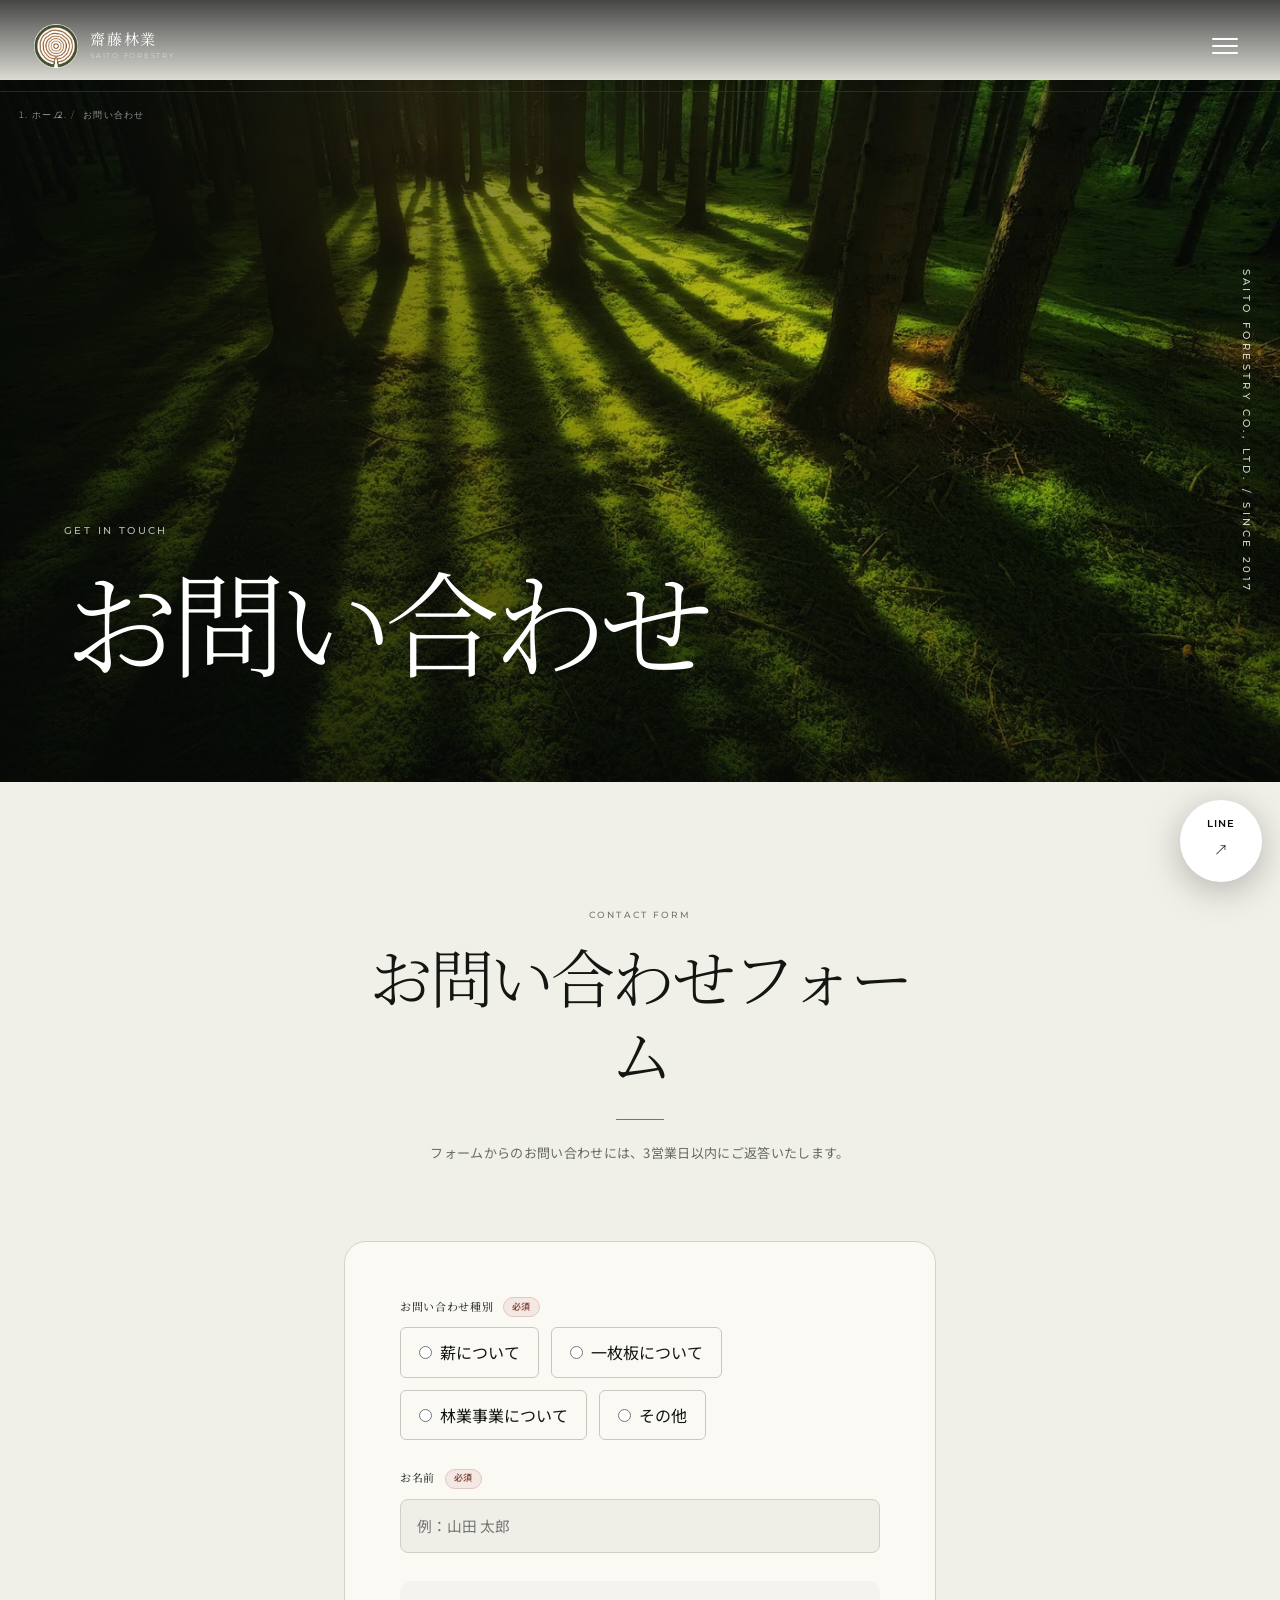
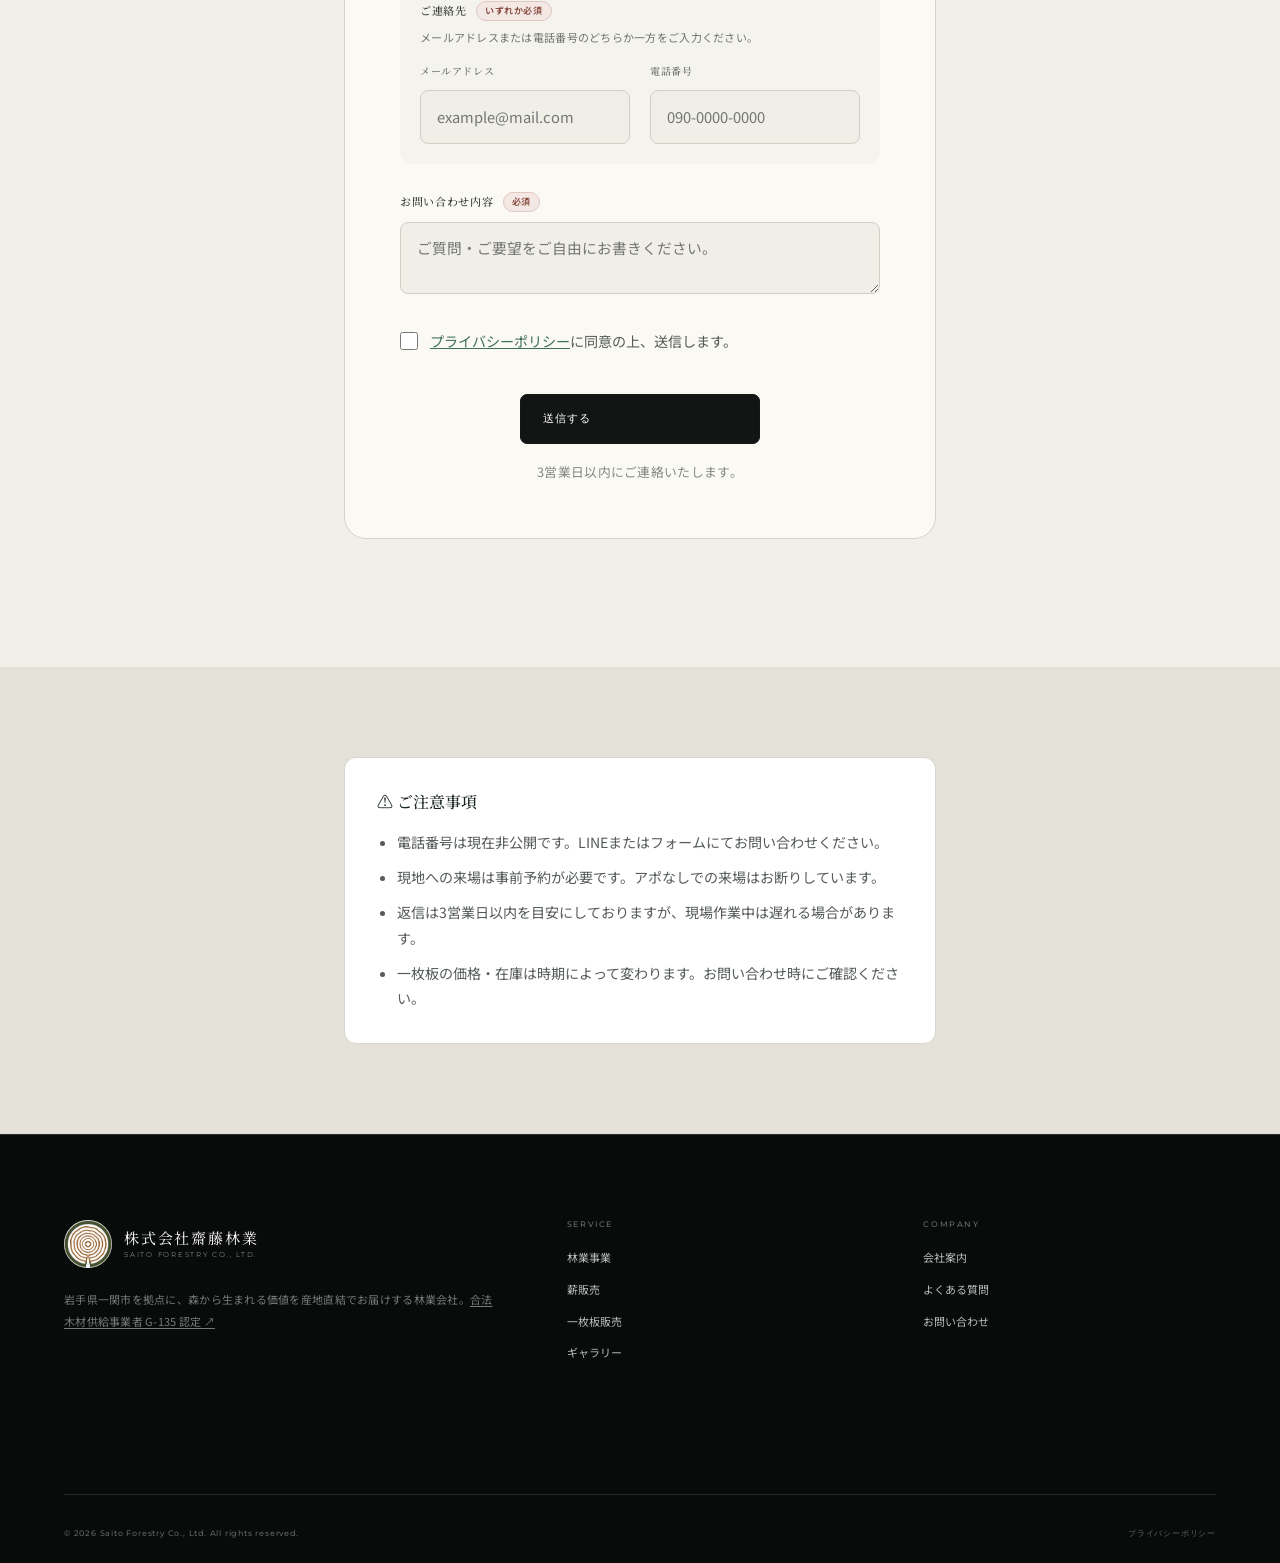
<file: contact/index.html>
<!DOCTYPE html>
<html lang="ja">
<head>
    <meta charset="UTF-8">
    <meta name="viewport" content="width=device-width, initial-scale=1.0">
    <title>お問い合わせ | 株式会社齋藤林業</title>
    <meta name="description" content="齋藤林業へのお問い合わせ。薪のご購入・一枚板のご相談・林業事業へのご依頼は、LINEまたはお問い合わせフォームからお気軽にご連絡ください。">
    <link rel="canonical" href="https://saitoforestry.github.io/contact/">
    <meta property="og:title" content="お問い合わせ | 株式会社齋藤林業">
    <link rel="stylesheet" href="../style.css?v=20260903d">
    <script type="application/ld+json">{"@context":"https://schema.org","@type":"BreadcrumbList","itemListElement":[{"@type":"ListItem","position":1,"name":"ホーム","item":"https://saitoforestry.github.io/"},{"@type":"ListItem","position":2,"name":"お問い合わせ","item":"https://saitoforestry.github.io/contact/"}]}</script>
  <link rel="icon" type="image/png" sizes="32x32" href="../assets/images/favicon-32.png">
  <link rel="icon" type="image/png" sizes="16x16" href="../assets/images/favicon-16.png">
  <link rel="apple-touch-icon" sizes="180x180" href="../assets/images/apple-touch-icon.png">
</head>
<body class="subpage-new page-contact">

<a href="https://lin.ee/SUqpcm6" class="new-line-float" target="_blank" rel="noopener" aria-label="LINEで相談する"><span>LINE</span><b>↗</b></a>

<header id="header" style="background:rgba(26,58,42,0.96); backdrop-filter:blur(12px);">
    <div class="container">
        <a href="/" class="site-logo"><img src="../assets/images/logo2.png" alt="株式会社齋藤林業 ロゴ" class="site-logo__img" style="height:36px;"><div class="site-logo__text"><span class="site-logo__ja">齋藤林業</span><span class="site-logo__en">SAITO FORESTRY</span></div></a>
        <nav id="gnav"><ul><li><a href="/about/">会社案内</a></li><li><a href="/forestry/">林業事業</a></li><li><a href="/firewood/">薪販売</a></li><li><a href="/slab/">一枚板</a></li><li><a href="/gallery/">ギャラリー</a></li><li><a href="/contact/" class="btn-line" aria-current="page"><svg width="16" height="16" viewBox="0 0 48 48" fill="white"><path d="M24 4C12.95 4 4 12.28 4 22.5c0 7.08 4.34 13.27 10.8 16.78-.47 1.76-1.7 6.35-1.94 7.34-.3 1.23.45 1.22 1.02.88.44-.26 7.1-4.82 9.98-6.77.7.1 1.41.15 2.14.15 11.05 0 20-8.28 20-18.5S35.05 4 24 4z"/></svg>お問い合わせ</a></li></ul></nav>
        <button class="hamburger" id="hamburger" aria-label="メニューを開く"><span></span><span></span><span></span></button>
    </div>
</header>
<nav id="mobile-nav"><a href="/">ホーム</a><a href="/about/">会社案内</a><a href="/forestry/">林業事業</a><a href="/firewood/">薪販売</a><a href="/slab/">一枚板</a><a href="/contact/">お問い合わせ</a></nav>
<nav class="breadcrumb"><div class="container"><ol><li><a href="/">ホーム</a></li><li aria-current="page">お問い合わせ</li></ol></div></nav>

<main>
    <div class="page-hero">
        <div class="container page-hero__content">
            <span class="page-hero__label">Get in Touch</span>
            <h1 class="page-hero__title">お問い合わせ</h1>
        </div>
    </div>

    <!-- お問い合わせフォーム -->
    <section class="section" aria-labelledby="contact-form-heading">
        <div class="container" style="max-width:720px;">
            <div class="section-head section-head--center fade-up">
                <span class="section-head__label">Contact Form</span>
                <h2 class="section-head__title" id="contact-form-heading">お問い合わせフォーム</h2>
                <div class="divider divider--center"></div>
                <p class="section-head__desc">フォームからのお問い合わせには、3営業日以内にご返答いたします。</p>
            </div>
            <div class="form-section fade-up">
                <form data-validate data-submit-mode="external" action="https://formsubmit.co/saitoforestry.jp@gmail.com" method="POST">
                    <input type="hidden" name="_subject" value="【齋藤林業HP】お問い合わせフォーム">
                    <input type="hidden" name="_template" value="table">
                    <input type="hidden" name="_next" value="https://saitoforestry.github.io/contact/?sent=1">

                    <div class="form-group">
                        <label class="form-label" for="contact-type">お問い合わせ種別 <span class="required">必須</span></label>
                        <div class="radio-group">
                            <label class="radio-item"><input type="radio" name="type" value="firewood" required><span>薪について</span></label>
                            <label class="radio-item"><input type="radio" name="type" value="slab"><span>一枚板について</span></label>
                            <label class="radio-item"><input type="radio" name="type" value="forestry"><span>林業事業について</span></label>
                            <label class="radio-item"><input type="radio" name="type" value="other"><span>その他</span></label>
                        </div>
                    </div>

                    <div class="form-group">
                        <label class="form-label" for="contact-name">お名前 <span class="required">必須</span></label>
                        <input class="form-input" type="text" id="contact-name" name="name" placeholder="例：山田 太郎" required autocomplete="name">
                    </div>

                    <div class="form-group form-group--contact-channel" data-contact-channel-group>
                        <p class="form-label">ご連絡先 <span class="required">いずれか必須</span></p>
                        <p class="form-help">メールアドレスまたは電話番号のどちらか一方をご入力ください。</p>
                        <div class="form-row">
                            <div class="form-group">
                                <label class="form-label form-label--field" for="contact-email">メールアドレス</label>
                                <input class="form-input" type="email" id="contact-email" name="email" placeholder="example@mail.com" autocomplete="email" data-contact-channel>
                            </div>
                            <div class="form-group">
                                <label class="form-label form-label--field" for="contact-tel">電話番号</label>
                                <input class="form-input" type="tel" id="contact-tel" name="tel" placeholder="090-0000-0000" autocomplete="tel" data-contact-channel>
                            </div>
                        </div>
                    </div>

                    <div class="form-group">
                        <label class="form-label" for="contact-message">お問い合わせ内容 <span class="required">必須</span></label>
                        <textarea class="form-textarea" id="contact-message" name="message" placeholder="ご質問・ご要望をご自由にお書きください。" required></textarea>
                    </div>

                    <div class="form-group">
                        <label class="form-check">
                            <input type="checkbox" name="privacy" required>
                            <span class="form-check__label"><a href="/privacy/" target="_blank">プライバシーポリシー</a>に同意の上、送信します。</span>
                        </label>
                    </div>

                    <div class="form-submit">
                        <button type="submit" class="btn btn--forest btn--lg">送信する</button>
                        <p style="margin-top:16px; font-size:0.8rem; color:var(--text-muted);">3営業日以内にご連絡いたします。</p>
                    </div>
                </form>
            </div>
        </div>
    </section>

    <!-- 注意事項 -->
    <section class="section--sm bg-forest-pale">
        <div class="container" style="max-width:720px;">
            <div class="fade-up" style="background:white; border-radius:12px; padding:32px; border:1px solid var(--border-light);">
                <h3 style="font-family:'Noto Serif JP',serif; color:var(--forest); font-size:1rem; margin-bottom:16px; font-weight:500;">⚠️ ご注意事項</h3>
                <ul style="display:flex; flex-direction:column; gap:10px; padding-left:20px; list-style:disc;">
                    <li style="font-size:0.88rem; color:var(--text-mid); line-height:1.8;">電話番号は現在非公開です。LINEまたはフォームにてお問い合わせください。</li>
                    <li style="font-size:0.88rem; color:var(--text-mid); line-height:1.8;">現地への来場は事前予約が必要です。アポなしでの来場はお断りしています。</li>
                    <li style="font-size:0.88rem; color:var(--text-mid); line-height:1.8;">返信は3営業日以内を目安にしておりますが、現場作業中は遅れる場合があります。</li>
                    <li style="font-size:0.88rem; color:var(--text-mid); line-height:1.8;">一枚板の価格・在庫は時期によって変わります。お問い合わせ時にご確認ください。</li>
                </ul>
            </div>
        </div>
    </section>
</main>

<footer id="footer">
    <div class="container">
        <div class="footer-grid">
            <div class="footer-brand"><div class="footer-brand__logo"><img src="../assets/images/logo2.png" alt="株式会社齋藤林業 ロゴ" class="site-logo__img" style="height:36px;"><div class="site-logo__text"><span class="site-logo__ja">株式会社齋藤林業</span><span class="site-logo__en">Saito Forestry Co., Ltd.</span></div></div><p class="footer-brand__text">岩手県一関市を拠点に、森から生まれる価値を産地直結でお届けする林業会社。<a class="certification-link" href="https://www.goho-wood.jp/nintei_system/user/list.php?group_id=74" target="_blank" rel="noopener noreferrer">合法木材供給事業者 G-135 認定 ↗</a></p></div>
            <nav class="footer-nav"><div class="footer-nav__title">Service</div><ul><li><a href="/forestry/">林業事業</a></li><li><a href="/firewood/">薪販売</a></li><li><a href="/slab/">一枚板販売</a></li><li><a href="/gallery/">ギャラリー</a></li></ul></nav>
            <nav class="footer-nav"><div class="footer-nav__title">Company</div><ul><li><a href="/about/">会社案内</a></li><li><a href="/faq/">よくある質問</a></li><li><a href="/contact/">お問い合わせ</a></li></ul></nav>
            <nav class="footer-nav"><div class="footer-nav__title">Contact</div><ul><li><a href="/contact/">お問い合わせフォーム</a></li></ul></nav>
        </div>
        <div class="footer-bottom"><p class="footer-copy">&copy; 2026 Saito Forestry Co., Ltd. All rights reserved.</p><div class="footer-legal"><a href="/privacy/">プライバシーポリシー</a></div></div>
    </div>
</footer>
<script src="../script.js?v=20260903d"></script>
</body>
</html>
</file>
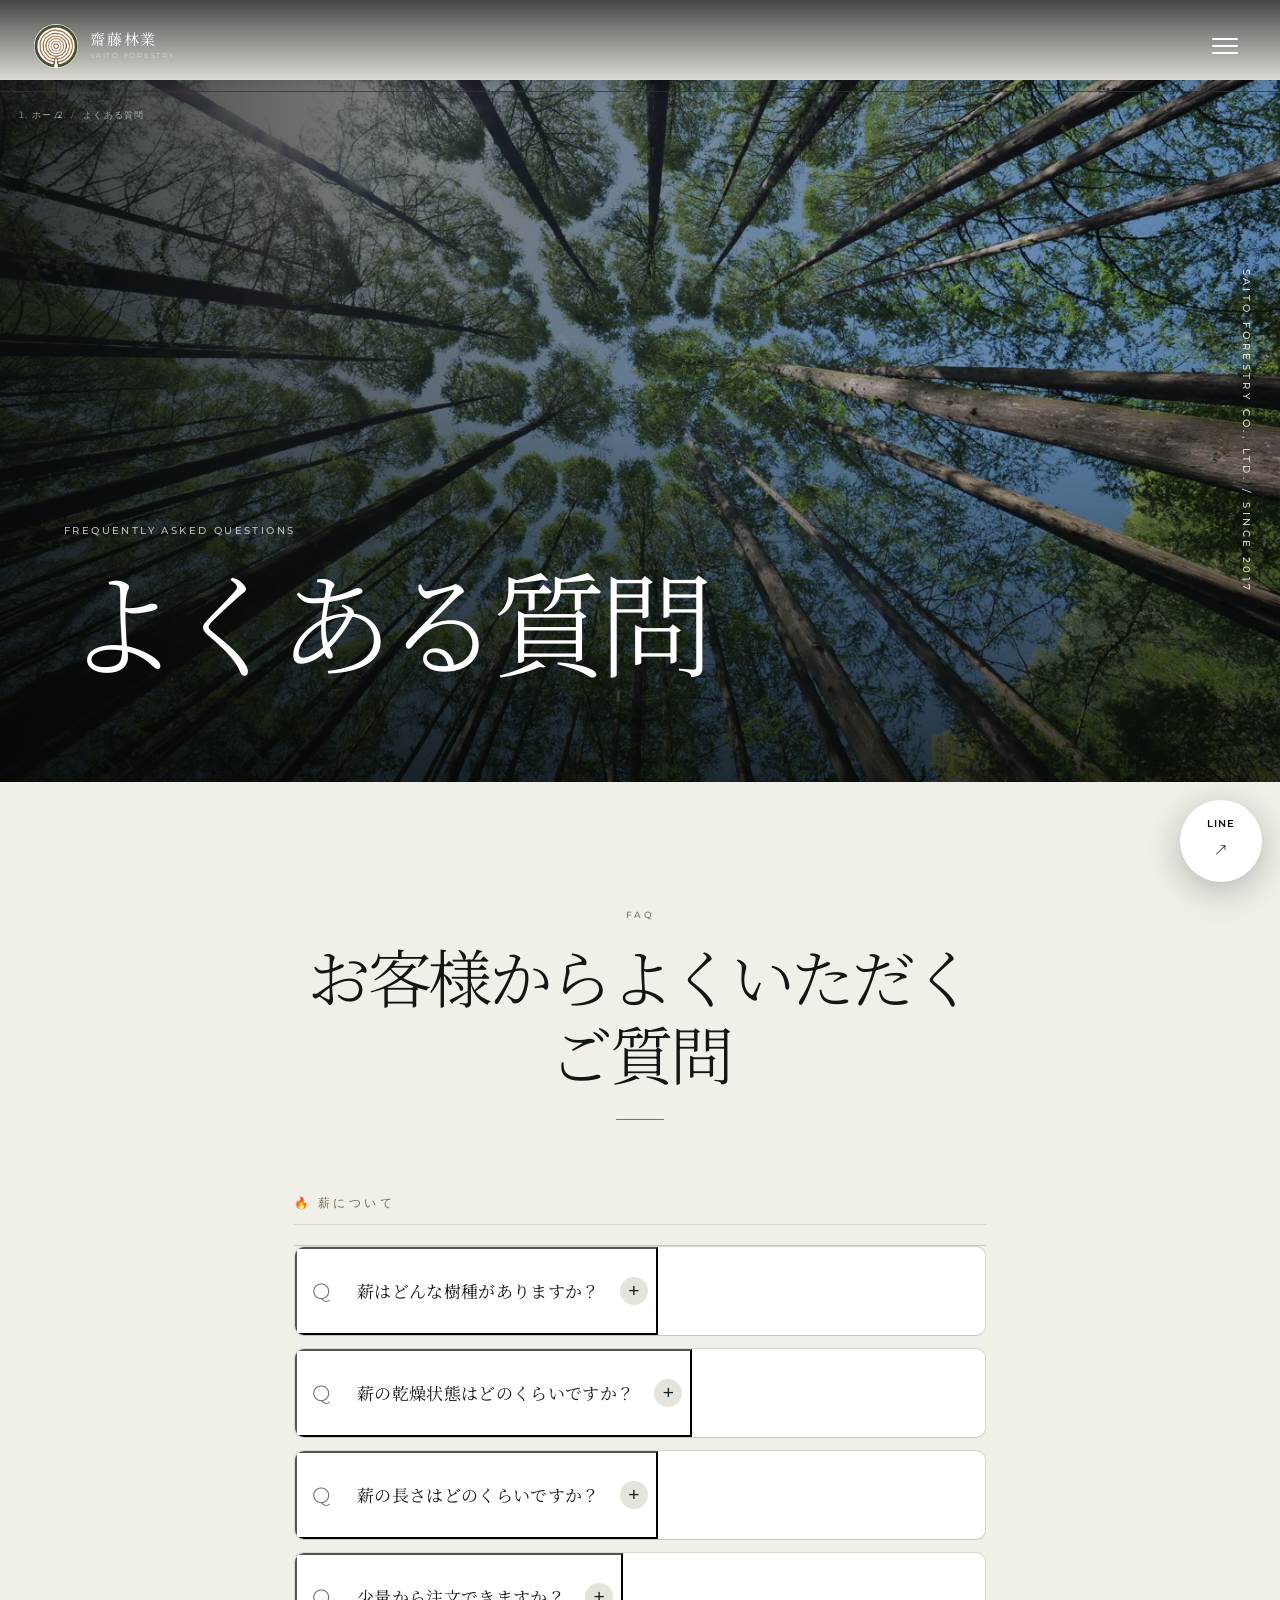
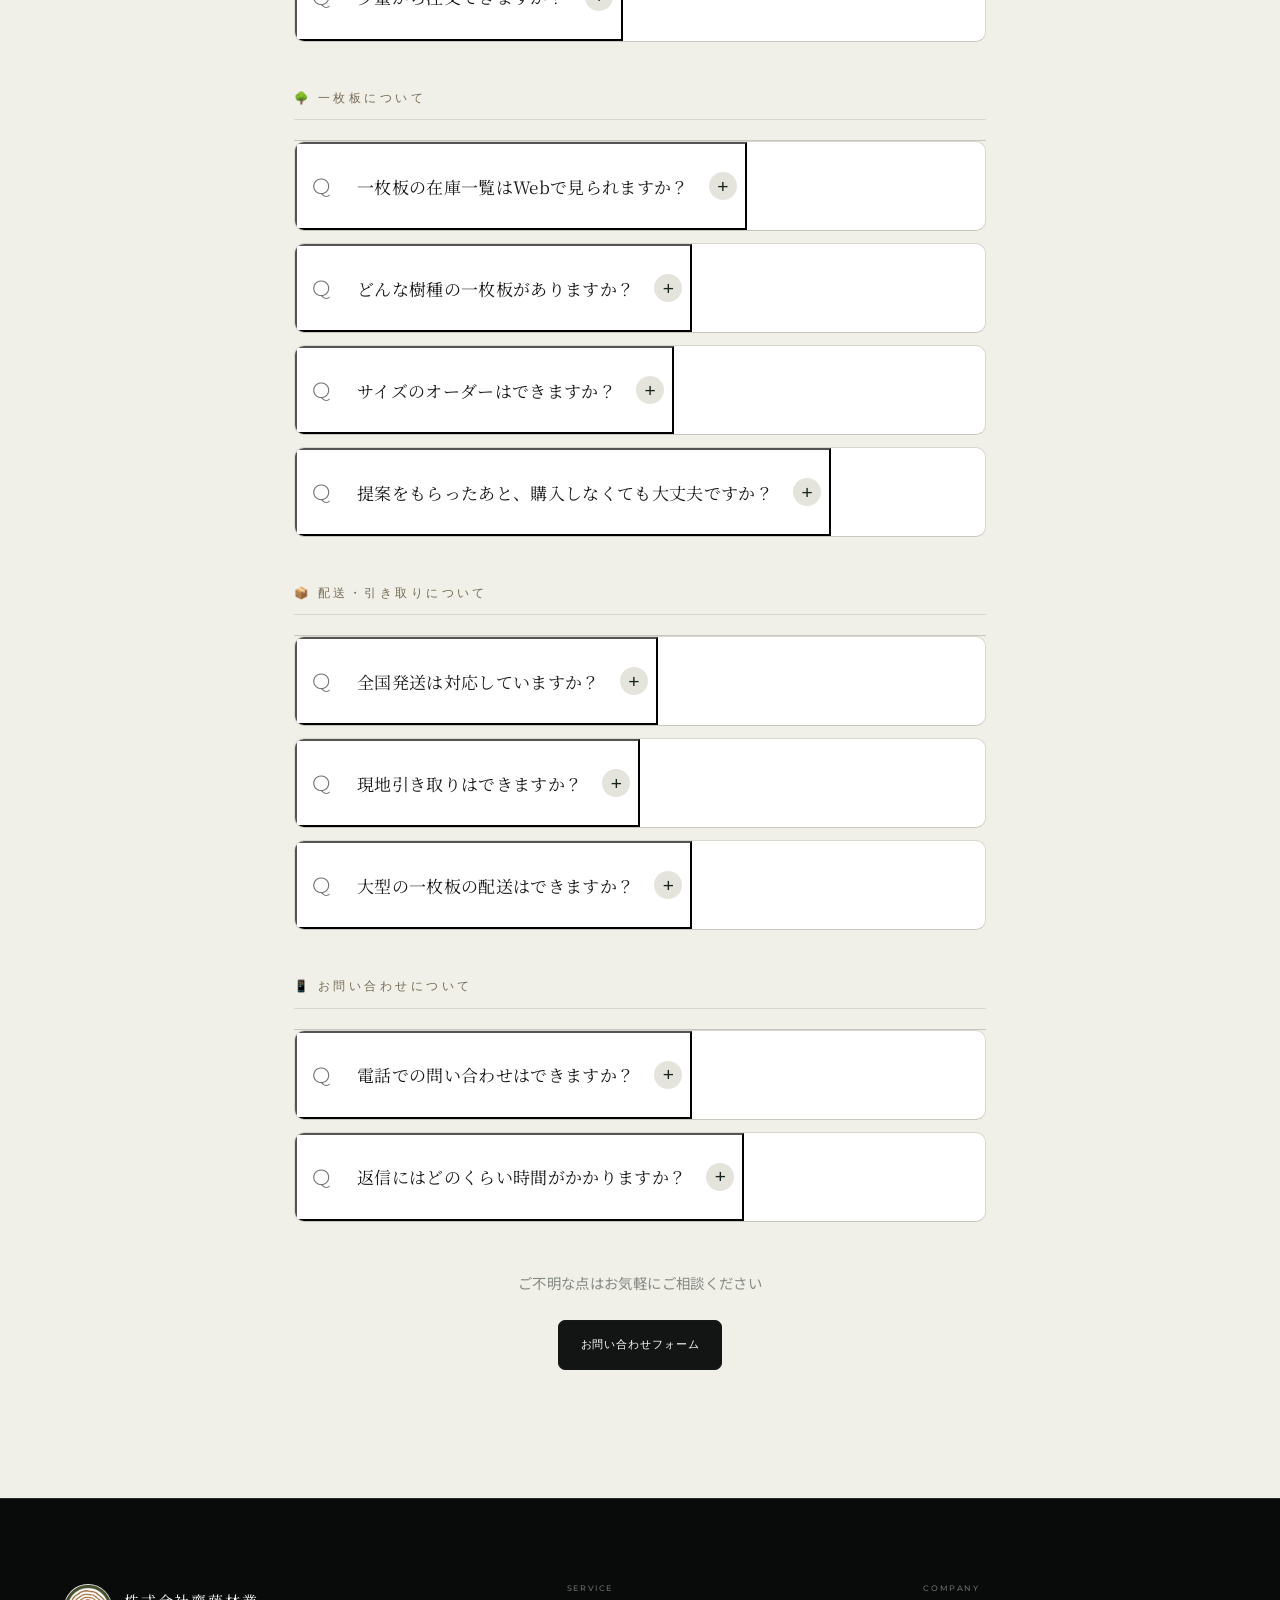
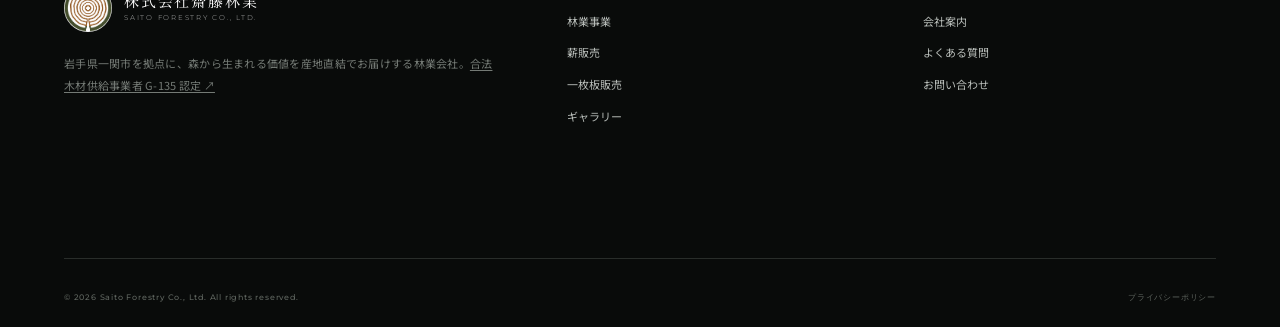
<file: faq/index.html>
<!DOCTYPE html>
<html lang="ja">
<head>
    <meta charset="UTF-8">
    <meta name="viewport" content="width=device-width, initial-scale=1.0">
    <title>よくある質問（FAQ）| 株式会社齋藤林業</title>
    <meta name="description" content="齋藤林業のよくある質問。薪の購入・一枚板の注文・配送・現地引き取り・樹種・乾燥状態などについてのQ&Aをまとめています。">
    <link rel="canonical" href="https://saitoforestry.github.io/faq/">
    <meta property="og:title" content="よくある質問 | 株式会社齋藤林業">
    <link rel="stylesheet" href="../style.css?v=20260903c">

    <script type="application/ld+json">
    [
      {
        "@context": "https://schema.org",
        "@type": "BreadcrumbList",
        "itemListElement": [
          {"@type": "ListItem", "position": 1, "name": "ホーム", "item": "https://saitoforestry.github.io/"},
          {"@type": "ListItem", "position": 2, "name": "よくある質問", "item": "https://saitoforestry.github.io/faq/"}
        ]
      },
      {
        "@context": "https://schema.org",
        "@type": "FAQPage",
        "mainEntity": [
          {
            "@type": "Question",
            "name": "薪はどんな樹種がありますか？",
            "acceptedAnswer": {"@type": "Answer", "text": "主にミズナラ・クリ・ナラなど岩手産広葉樹を中心に取り扱っています。針葉樹（スギ等）も対応可能です。在庫状況によって変わりますので、お問い合わせください。"}
          },
          {
            "@type": "Question",
            "name": "全国発送は対応していますか？",
            "acceptedAnswer": {"@type": "Answer", "text": "一枚板は全国発送に対応しています（配送方法・送料は個別にご案内します）。薪については現在、岩手県南〜宮城県北エリアへの自社配達および現地引き取りのみの対応で、箱詰めによる全国発送は行っておりません。"}
          },
          {
            "@type": "Question",
            "name": "一枚板は在庫一覧を見ることができますか？",
            "acceptedAnswer": {"@type": "Answer", "text": "齋藤林業では、一枚板をWeb上に一覧掲載するスタイルではなく、コンシェルジュ型での販売を行っています。お客様の希望条件（用途・サイズ・樹種・予算）をお聞きし、在庫から最適なものを担当者が選んでご提案します。"}
          },
          {
            "@type": "Question",
            "name": "現地引き取りはできますか？",
            "acceptedAnswer": {"@type": "Answer", "text": "はい、岩手県一関市狐禅寺川口のメイン拠点にて現地引き取りが可能です。ただし事前にLINEまたはフォームからのご連絡が必須です。アポなしでの来場はお断りしています。"}
          },
          {
            "@type": "Question",
            "name": "薪の乾燥状態はどのくらいですか？",
            "acceptedAnswer": {"@type": "Answer", "text": "適切な期間乾燥させた状態でお届けしています。詳しい含水率や乾燥期間についてはお問い合わせ時にご案内します。"}
          }
        ]
      }
    ]
    </script>
  <link rel="icon" type="image/png" sizes="32x32" href="../assets/images/favicon-32.png">
  <link rel="icon" type="image/png" sizes="16x16" href="../assets/images/favicon-16.png">
  <link rel="apple-touch-icon" sizes="180x180" href="../assets/images/apple-touch-icon.png">
</head>
<body class="subpage-new page-faq">

<a href="https://lin.ee/SUqpcm6" class="new-line-float" target="_blank" rel="noopener" aria-label="LINEで相談する"><span>LINE</span><b>↗</b></a>

<header id="header" style="background:rgba(26,58,42,0.96); backdrop-filter:blur(12px);">
    <div class="container">
        <a href="/" class="site-logo"><img src="../assets/images/logo2.png" alt="株式会社齋藤林業 ロゴ" class="site-logo__img" style="height:36px;"><div class="site-logo__text"><span class="site-logo__ja">齋藤林業</span><span class="site-logo__en">SAITO FORESTRY</span></div></a>
        <nav id="gnav"><ul><li><a href="/about/">会社案内</a></li><li><a href="/forestry/">林業事業</a></li><li><a href="/firewood/">薪販売</a></li><li><a href="/slab/">一枚板</a></li><li><a href="/gallery/">ギャラリー</a></li><li><a href="/contact/" class="btn-line"><svg width="16" height="16" viewBox="0 0 48 48" fill="white"><path d="M24 4C12.95 4 4 12.28 4 22.5c0 7.08 4.34 13.27 10.8 16.78-.47 1.76-1.7 6.35-1.94 7.34-.3 1.23.45 1.22 1.02.88.44-.26 7.1-4.82 9.98-6.77.7.1 1.41.15 2.14.15 11.05 0 20-8.28 20-18.5S35.05 4 24 4z"/></svg>お問い合わせ</a></li></ul></nav>
        <button class="hamburger" id="hamburger" aria-label="メニューを開く"><span></span><span></span><span></span></button>
    </div>
</header>
<nav id="mobile-nav"><a href="/">ホーム</a><a href="/about/">会社案内</a><a href="/forestry/">林業事業</a><a href="/firewood/">薪販売</a><a href="/slab/">一枚板</a><a href="/contact/">お問い合わせ</a></nav>
<nav class="breadcrumb"><div class="container"><ol><li><a href="/">ホーム</a></li><li aria-current="page">よくある質問</li></ol></div></nav>

<main>
    <div class="page-hero">
        <div class="container page-hero__content">
            <span class="page-hero__label">Frequently Asked Questions</span>
            <h1 class="page-hero__title">よくある質問</h1>
        </div>
    </div>

    <section class="section" aria-labelledby="faq-heading">
        <div class="container" style="max-width:820px;">
            <div class="section-head section-head--center fade-up">
                <span class="section-head__label">FAQ</span>
                <h2 class="section-head__title" id="faq-heading">お客様からよくいただくご質問</h2>
                <div class="divider divider--center"></div>
            </div>

            <!-- 薪カテゴリ -->
            <div class="fade-up">
                <h3 style="font-family:'Montserrat',sans-serif; font-size:0.72rem; letter-spacing:0.3em; text-transform:uppercase; color:var(--wood); margin-bottom:20px; padding-bottom:12px; border-bottom:1px solid var(--border-light);">🔥 薪について</h3>
                <div class="faq-list" style="margin-bottom:48px;">
                    <div class="faq-item">
                        <button class="faq-question" aria-expanded="false">
                            <span class="faq-q-mark">Q</span>
                            <span class="faq-question__text">薪はどんな樹種がありますか？</span>
                            <span class="faq-toggle">+</span>
                        </button>
                        <div class="faq-answer" role="region"><div class="faq-answer__inner">主にミズナラ・クリ・ナラなど岩手産の広葉樹を中心に取り扱っています。針葉樹（スギ等）への対応も可能です。在庫状況は時期によって異なりますので、お問い合わせ時にご確認ください。</div></div>
                    </div>
                    <div class="faq-item">
                        <button class="faq-question" aria-expanded="false">
                            <span class="faq-q-mark">Q</span>
                            <span class="faq-question__text">薪の乾燥状態はどのくらいですか？</span>
                            <span class="faq-toggle">+</span>
                        </button>
                        <div class="faq-answer" role="region"><div class="faq-answer__inner">適切な期間乾燥させた状態でお届けしています。詳しい含水率や乾燥期間については、お問い合わせ時に個別にご案内しますのでお気軽にご質問ください。</div></div>
                    </div>
                    <div class="faq-item">
                        <button class="faq-question" aria-expanded="false">
                            <span class="faq-q-mark">Q</span>
                            <span class="faq-question__text">薪の長さはどのくらいですか？</span>
                            <span class="faq-toggle">+</span>
                        </button>
                        <div class="faq-answer" role="region"><div class="faq-answer__inner">約40cm前後にカット済みでお届けします。個別のカット長さ変更には対応しておりませんので、あらかじめご了承ください。</div></div>
                    </div>
                    <div class="faq-item">
                        <button class="faq-question" aria-expanded="false">
                            <span class="faq-q-mark">Q</span>
                            <span class="faq-question__text">少量から注文できますか？</span>
                            <span class="faq-toggle">+</span>
                        </button>
                        <div class="faq-answer" role="region"><div class="faq-answer__inner">最小ロットはお問い合わせ内容によって異なります。まずはお気軽にLINEまたはフォームからご相談ください。少量でも対応できる場合があります。</div></div>
                    </div>
                </div>
            </div>

            <!-- 一枚板カテゴリ -->
            <div class="fade-up">
                <h3 style="font-family:'Montserrat',sans-serif; font-size:0.72rem; letter-spacing:0.3em; text-transform:uppercase; color:var(--wood); margin-bottom:20px; padding-bottom:12px; border-bottom:1px solid var(--border-light);">🌳 一枚板について</h3>
                <div class="faq-list" style="margin-bottom:48px;">
                    <div class="faq-item">
                        <button class="faq-question" aria-expanded="false">
                            <span class="faq-q-mark">Q</span>
                            <span class="faq-question__text">一枚板の在庫一覧はWebで見られますか？</span>
                            <span class="faq-toggle">+</span>
                        </button>
                        <div class="faq-answer" role="region"><div class="faq-answer__inner">齋藤林業では、大量の商品写真を管理・掲載するスタイルではなく、<strong>コンシェルジュ型の販売</strong>を行っています。お客様の希望条件（用途・サイズ・樹種・予算）をお聞きし、在庫から最適なものを担当者が選定・撮影してご提案します。まずはフォームまたはLINEからご連絡ください。</div></div>
                    </div>
                    <div class="faq-item">
                        <button class="faq-question" aria-expanded="false">
                            <span class="faq-q-mark">Q</span>
                            <span class="faq-question__text">どんな樹種の一枚板がありますか？</span>
                            <span class="faq-toggle">+</span>
                        </button>
                        <div class="faq-answer" role="region"><div class="faq-answer__inner">ミズナラ・ケヤキ・クリ・クルミ・ヤマザクラ・トチノキ・クロガキなどの広葉樹を中心に15種以上の在庫があります。樹種をお指定いただくこともできますし、「おまかせ」でご相談いただくことも大歓迎です。</div></div>
                    </div>
                    <div class="faq-item">
                        <button class="faq-question" aria-expanded="false">
                            <span class="faq-q-mark">Q</span>
                            <span class="faq-question__text">サイズのオーダーはできますか？</span>
                            <span class="faq-toggle">+</span>
                        </button>
                        <div class="faq-answer" role="region"><div class="faq-answer__inner">ご希望のサイズの目安（幅・長さ・厚み）をお聞きし、在庫からなるべく近いものをご提案します。完全オーダーカットについては、内容によってご相談になります。まずはお気軽にお問い合わせください。</div></div>
                    </div>
                    <div class="faq-item">
                        <button class="faq-question" aria-expanded="false">
                            <span class="faq-q-mark">Q</span>
                            <span class="faq-question__text">提案をもらったあと、購入しなくても大丈夫ですか？</span>
                            <span class="faq-toggle">+</span>
                        </button>
                        <div class="faq-answer" role="region"><div class="faq-answer__inner">はい、提案・お見積もりは無料です。ご提案後にご検討いただき、ご都合に合わない場合はお断りいただいて構いません。お気軽にご相談ください。</div></div>
                    </div>
                </div>
            </div>

            <!-- 配送・引き取りカテゴリ -->
            <div class="fade-up">
                <h3 style="font-family:'Montserrat',sans-serif; font-size:0.72rem; letter-spacing:0.3em; text-transform:uppercase; color:var(--wood); margin-bottom:20px; padding-bottom:12px; border-bottom:1px solid var(--border-light);">📦 配送・引き取りについて</h3>
                <div class="faq-list" style="margin-bottom:48px;">
                    <div class="faq-item">
                        <button class="faq-question" aria-expanded="false">
                            <span class="faq-q-mark">Q</span>
                            <span class="faq-question__text">全国発送は対応していますか？</span>
                            <span class="faq-toggle">+</span>
                        </button>
                        <div class="faq-answer" role="region"><div class="faq-answer__inner">一枚板は全国発送に対応しています（配送方法・送料は個別にご案内します）。薪については現在、岩手県南〜宮城県北エリアへの自社配達および現地引き取りのみの対応で、箱詰めによる全国発送は行っておりません。</div></div>
                    </div>
                    <div class="faq-item">
                        <button class="faq-question" aria-expanded="false">
                            <span class="faq-q-mark">Q</span>
                            <span class="faq-question__text">現地引き取りはできますか？</span>
                            <span class="faq-toggle">+</span>
                        </button>
                        <div class="faq-answer" role="region"><div class="faq-answer__inner">岩手県一関市狐禅寺川口のメイン拠点にて現地引き取りが可能です。ただし<strong>事前にLINEまたはフォームからのご連絡が必須</strong>です。アポなしでの来場はご遠慮ください。</div></div>
                    </div>
                    <div class="faq-item">
                        <button class="faq-question" aria-expanded="false">
                            <span class="faq-q-mark">Q</span>
                            <span class="faq-question__text">大型の一枚板の配送はできますか？</span>
                            <span class="faq-toggle">+</span>
                        </button>
                        <div class="faq-answer" role="region"><div class="faq-answer__inner">大型・重量物の配送については、サイズや配送先によって個別にご相談になります。お問い合わせ時に詳細をお知らせください。現地引き取りの方がご都合よい場合もあります。</div></div>
                    </div>
                </div>
            </div>

            <!-- お問い合わせ方法 -->
            <div class="fade-up">
                <h3 style="font-family:'Montserrat',sans-serif; font-size:0.72rem; letter-spacing:0.3em; text-transform:uppercase; color:var(--wood); margin-bottom:20px; padding-bottom:12px; border-bottom:1px solid var(--border-light);">📱 お問い合わせについて</h3>
                <div class="faq-list">
                    <div class="faq-item">
                        <button class="faq-question" aria-expanded="false">
                            <span class="faq-q-mark">Q</span>
                            <span class="faq-question__text">電話での問い合わせはできますか？</span>
                            <span class="faq-toggle">+</span>
                        </button>
                        <div class="faq-answer" role="region"><div class="faq-answer__inner">現在、電話番号は公開しておりません。LINEまたはお問い合わせフォームからご連絡ください。LINEが最も早くお繋ぎできます。</div></div>
                    </div>
                    <div class="faq-item">
                        <button class="faq-question" aria-expanded="false">
                            <span class="faq-q-mark">Q</span>
                            <span class="faq-question__text">返信にはどのくらい時間がかかりますか？</span>
                            <span class="faq-toggle">+</span>
                        </button>
                        <div class="faq-answer" role="region"><div class="faq-answer__inner">通常、3営業日以内にご連絡いたします。LINEからのご連絡の場合はより早く対応できることが多いです。現場作業中は返信が遅れる場合がございます。ご了承ください。</div></div>
                    </div>
                </div>
            </div>

            <div class="text-center mt-48 fade-up">
                <p style="color:var(--text-muted); font-size:0.9rem; margin-bottom:24px;">ご不明な点はお気軽にご相談ください</p>
                <div style="display:flex; gap:16px; justify-content:center; flex-wrap:wrap;">
                    <a href="/contact/" class="btn btn--forest">お問い合わせフォーム</a>
                </div>
            </div>
        </div>
    </section>
</main>

<footer id="footer">
    <div class="container">
        <div class="footer-grid">
            <div class="footer-brand"><div class="footer-brand__logo"><img src="../assets/images/logo2.png" alt="株式会社齋藤林業 ロゴ" class="site-logo__img" style="height:36px;"><div class="site-logo__text"><span class="site-logo__ja">株式会社齋藤林業</span><span class="site-logo__en">Saito Forestry Co., Ltd.</span></div></div><p class="footer-brand__text">岩手県一関市を拠点に、森から生まれる価値を産地直結でお届けする林業会社。<a class="certification-link" href="https://www.goho-wood.jp/nintei_system/user/list.php?group_id=74" target="_blank" rel="noopener noreferrer">合法木材供給事業者 G-135 認定 ↗</a></p></div>
            <nav class="footer-nav"><div class="footer-nav__title">Service</div><ul><li><a href="/forestry/">林業事業</a></li><li><a href="/firewood/">薪販売</a></li><li><a href="/slab/">一枚板販売</a></li><li><a href="/gallery/">ギャラリー</a></li></ul></nav>
            <nav class="footer-nav"><div class="footer-nav__title">Company</div><ul><li><a href="/about/">会社案内</a></li><li><a href="/faq/">よくある質問</a></li><li><a href="/contact/">お問い合わせ</a></li></ul></nav>
            <nav class="footer-nav"><div class="footer-nav__title">Contact</div><ul><li><a href="/contact/">お問い合わせフォーム</a></li></ul></nav>
        </div>
        <div class="footer-bottom"><p class="footer-copy">&copy; 2026 Saito Forestry Co., Ltd. All rights reserved.</p><div class="footer-legal"><a href="/privacy/">プライバシーポリシー</a></div></div>
    </div>
</footer>
<script src="../script.js?v=20260903c"></script>
</body>
</html>
</file>
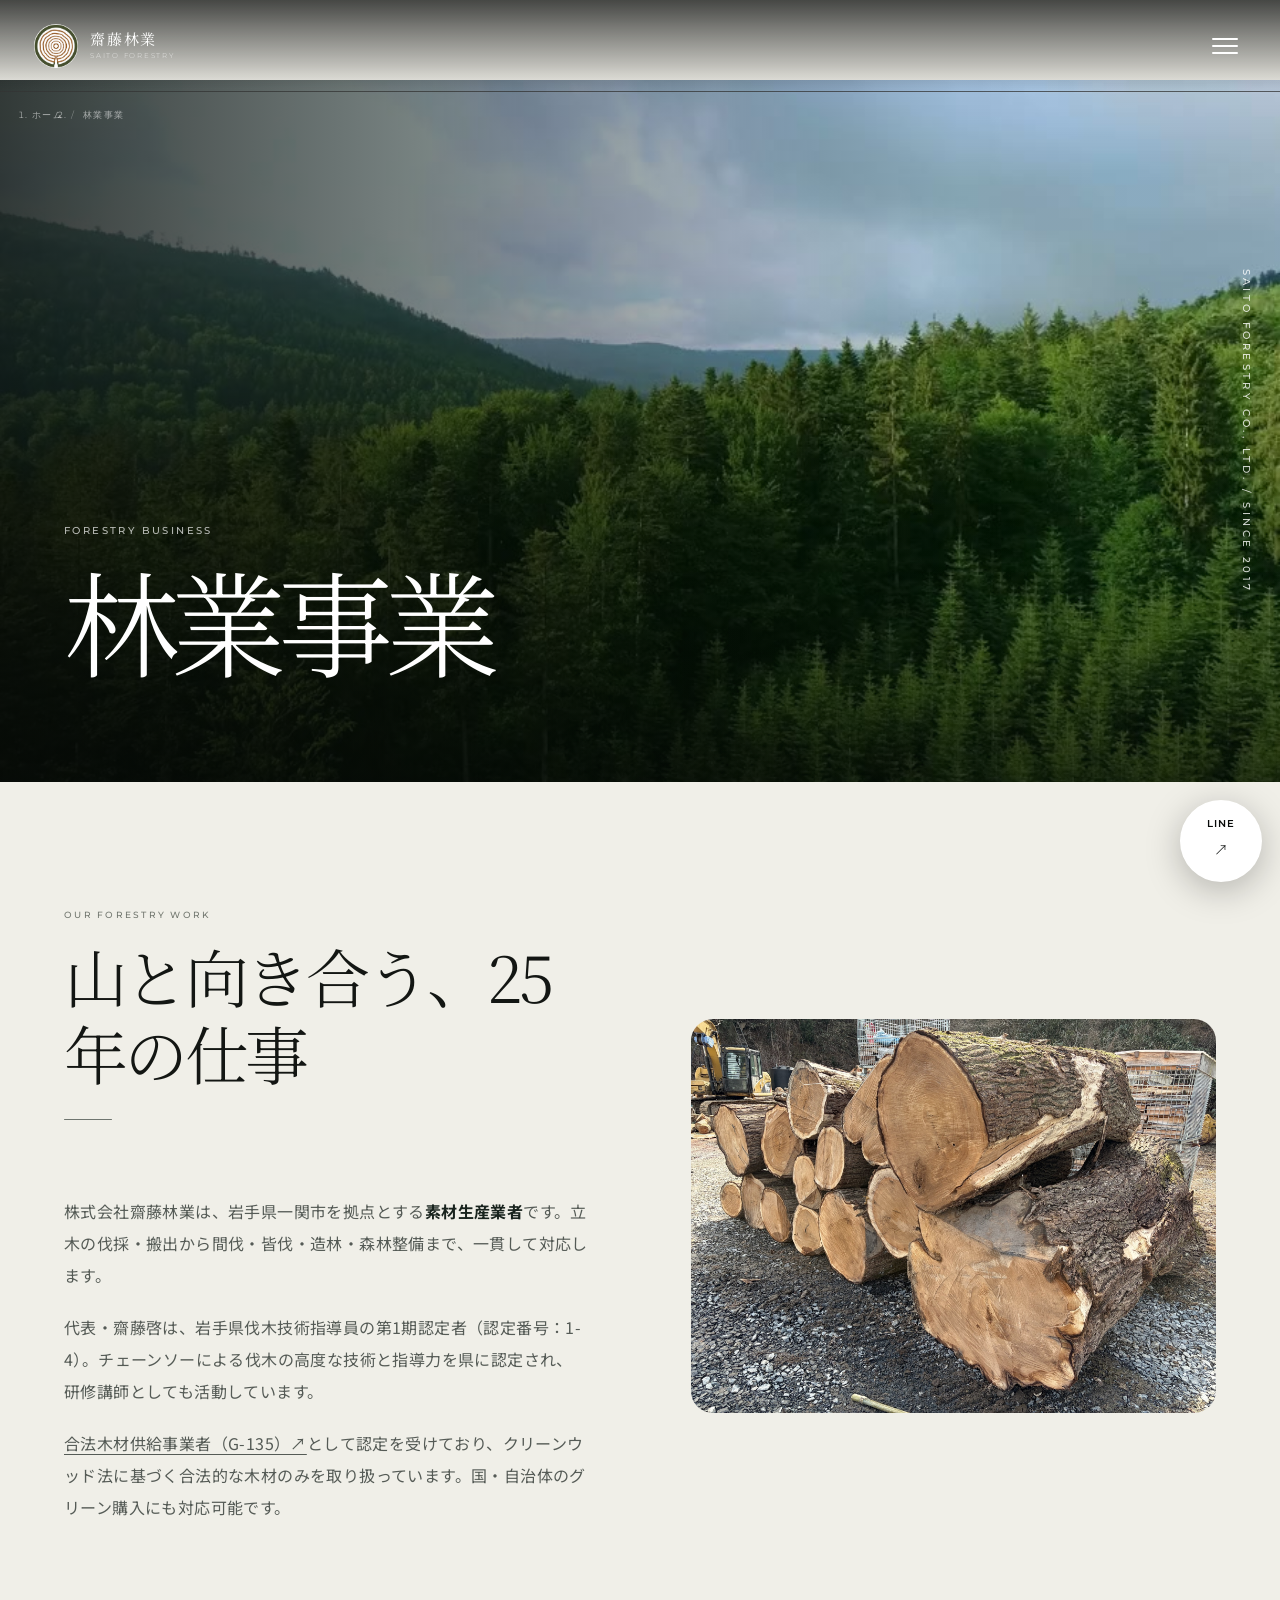
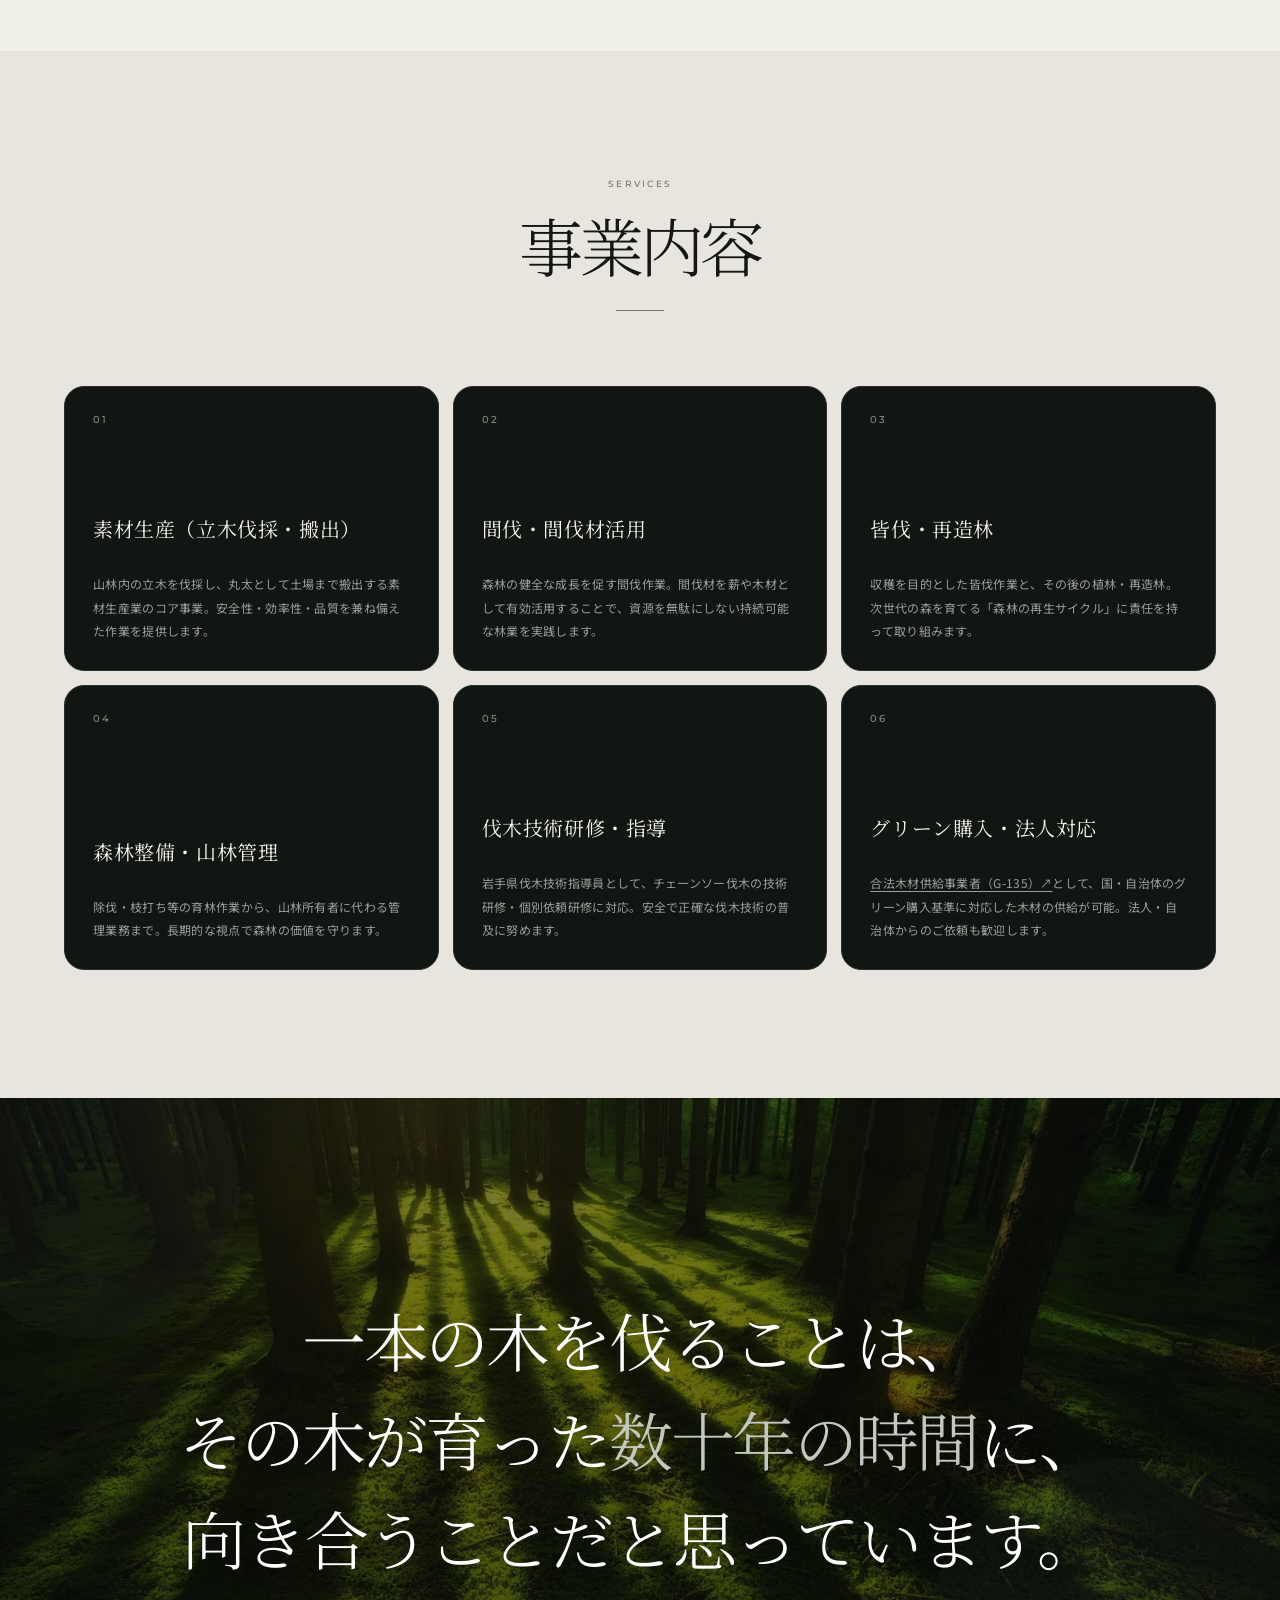
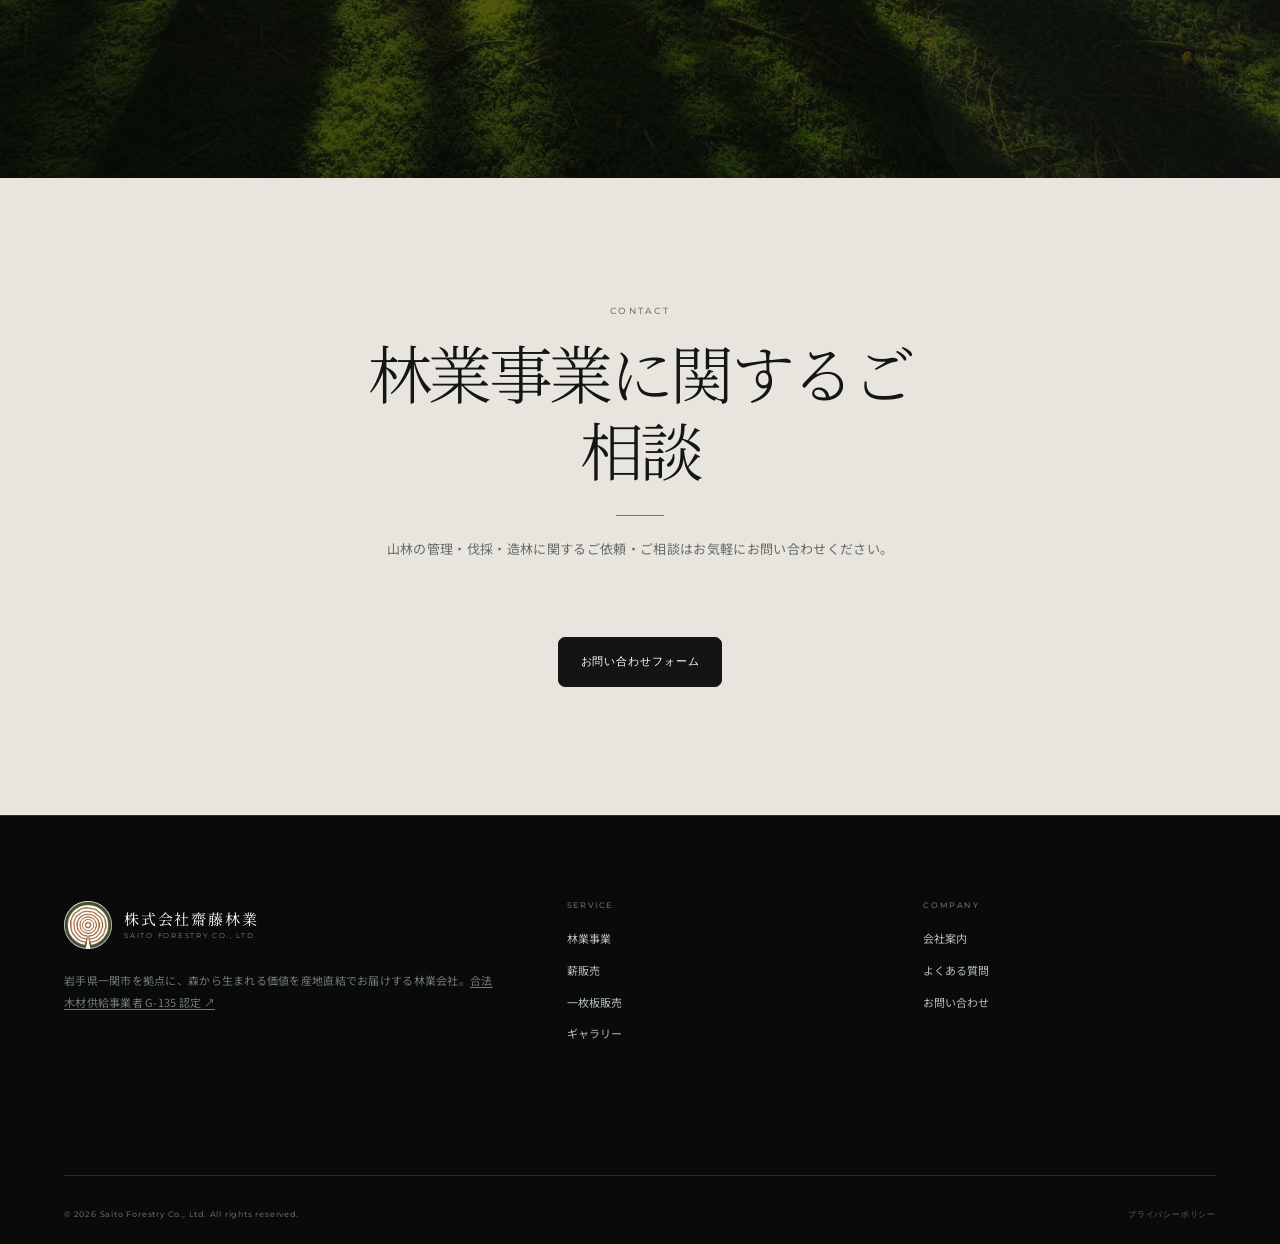
<file: forestry/index.html>
<!DOCTYPE html>
<html lang="ja">
<head>
    <meta charset="UTF-8">
    <meta name="viewport" content="width=device-width, initial-scale=1.0">
    <title>林業事業 | 株式会社齋藤林業 — 岩手の素材生産・間伐・造林</title>
    <meta name="description" content="齋藤林業の林業事業。立木の伐採・搬出、間伐・皆伐・造林・森林整備・山林管理を手掛ける岩手県一関市の素材生産業者。25年の経験と伐木技術指導員（認定番号1-4）の技術力。">
    <link rel="canonical" href="https://saitoforestry.github.io/forestry/">
    <meta property="og:title" content="林業事業 | 株式会社齋藤林業">
    <meta property="og:image" content="https://saitoforestry.github.io/assets/images/forestry.jpg">
    <link rel="stylesheet" href="../style.css?v=20260903c">
    <script type="application/ld+json">{"@context":"https://schema.org","@type":"BreadcrumbList","itemListElement":[{"@type":"ListItem","position":1,"name":"ホーム","item":"https://saitoforestry.github.io/"},{"@type":"ListItem","position":2,"name":"林業事業","item":"https://saitoforestry.github.io/forestry/"}]}</script>
  <link rel="icon" type="image/png" sizes="32x32" href="../assets/images/favicon-32.png">
  <link rel="icon" type="image/png" sizes="16x16" href="../assets/images/favicon-16.png">
  <link rel="apple-touch-icon" sizes="180x180" href="../assets/images/apple-touch-icon.png">
</head>
<body class="subpage-new page-forestry">

<a href="https://lin.ee/SUqpcm6" class="new-line-float" target="_blank" rel="noopener" aria-label="LINEで相談する"><span>LINE</span><b>↗</b></a>

<header id="header" style="background:rgba(26,58,42,0.96); backdrop-filter:blur(12px);">
    <div class="container">
        <a href="/" class="site-logo"><img src="../assets/images/logo2.png" alt="株式会社齋藤林業 ロゴ" class="site-logo__img" style="height:36px;"><div class="site-logo__text"><span class="site-logo__ja">齋藤林業</span><span class="site-logo__en">SAITO FORESTRY</span></div></a>
        <nav id="gnav"><ul><li><a href="/about/">会社案内</a></li><li><a href="/forestry/" aria-current="page">林業事業</a></li><li><a href="/firewood/">薪販売</a></li><li><a href="/slab/">一枚板</a></li><li><a href="/gallery/">ギャラリー</a></li><li><a href="/contact/" class="btn-line"><svg width="16" height="16" viewBox="0 0 48 48" fill="white"><path d="M24 4C12.95 4 4 12.28 4 22.5c0 7.08 4.34 13.27 10.8 16.78-.47 1.76-1.7 6.35-1.94 7.34-.3 1.23.45 1.22 1.02.88.44-.26 7.1-4.82 9.98-6.77.7.1 1.41.15 2.14.15 11.05 0 20-8.28 20-18.5S35.05 4 24 4z"/></svg>お問い合わせ</a></li></ul></nav>
        <button class="hamburger" id="hamburger" aria-label="メニューを開く"><span></span><span></span><span></span></button>
    </div>
</header>
<nav id="mobile-nav"><a href="/">ホーム</a><a href="/about/">会社案内</a><a href="/forestry/">林業事業</a><a href="/firewood/">薪販売</a><a href="/slab/">一枚板</a><a href="/contact/">お問い合わせ</a></nav>
<nav class="breadcrumb"><div class="container"><ol><li><a href="/">ホーム</a></li><li aria-current="page">林業事業</li></ol></div></nav>

<main>
    <div class="page-hero" style="background-image:url('../assets/images/forestry.jpg');">
        <video class="subpage-hero-video" autoplay muted loop playsinline preload="metadata" poster="../assets/images/poster-tile-forestry.jpg"><source src="../assets/video/tile-forestry.mp4" type="video/mp4"></video>
        <div class="container page-hero__content">
            <span class="page-hero__label">Forestry Business</span>
            <h1 class="page-hero__title">林業事業</h1>
        </div>
    </div>

    <!-- 事業概要 -->
    <section class="section" aria-labelledby="forestry-intro-heading">
        <div class="container">
            <div class="grid-2-col">
                <div class="fade-up">
                    <div class="section-head">
                        <span class="section-head__label">Our Forestry Work</span>
                        <h2 class="section-head__title" id="forestry-intro-heading">山と向き合う、25年の仕事</h2>
                        <div class="divider"></div>
                    </div>
                    <p style="color:var(--text-mid); line-height:2; margin-bottom:20px;">
                        株式会社齋藤林業は、岩手県一関市を拠点とする<strong style="color:var(--forest);">素材生産業者</strong>です。立木の伐採・搬出から間伐・皆伐・造林・森林整備まで、一貫して対応します。
                    </p>
                    <p style="color:var(--text-mid); line-height:2; margin-bottom:20px;">
                        代表・齋藤啓は、岩手県伐木技術指導員の第1期認定者（認定番号：1-4）。チェーンソーによる伐木の高度な技術と指導力を県に認定され、研修講師としても活動しています。
                    </p>
                    <p style="color:var(--text-mid); line-height:2;">
                        <a class="certification-link" href="https://www.goho-wood.jp/nintei_system/user/list.php?group_id=74" target="_blank" rel="noopener noreferrer">合法木材供給事業者（G-135）↗</a>として認定を受けており、クリーンウッド法に基づく合法的な木材のみを取り扱っています。国・自治体のグリーン購入にも対応可能です。
                    </p>
                </div>
                <div class="fade-up" style="transition-delay:0.15s;">
                    <img src="../assets/images/photo-log-yard.jpg" alt="齋藤林業の土場に並ぶ原木" style="border-radius:12px; box-shadow:var(--shadow-lg);">
                </div>
            </div>
        </div>
    </section>

    <!-- 事業内容 -->
    <section class="section bg-forest-pale" aria-labelledby="forestry-services-heading">
        <div class="container">
            <div class="section-head section-head--center fade-up">
                <span class="section-head__label">Services</span>
                <h2 class="section-head__title" id="forestry-services-heading">事業内容</h2>
                <div class="divider divider--center"></div>
            </div>
            <div class="strength-list">
                <div class="strength-item fade-up">
                    <span class="strength-item__icon">🪓</span>
                    <h3 class="strength-item__title">素材生産（立木伐採・搬出）</h3>
                    <p class="strength-item__text">山林内の立木を伐採し、丸太として土場まで搬出する素材生産業のコア事業。安全性・効率性・品質を兼ね備えた作業を提供します。</p>
                </div>
                <div class="strength-item fade-up" style="transition-delay:0.1s;">
                    <span class="strength-item__icon">🌱</span>
                    <h3 class="strength-item__title">間伐・間伐材活用</h3>
                    <p class="strength-item__text">森林の健全な成長を促す間伐作業。間伐材を薪や木材として有効活用することで、資源を無駄にしない持続可能な林業を実践します。</p>
                </div>
                <div class="strength-item fade-up" style="transition-delay:0.2s;">
                    <span class="strength-item__icon">🌳</span>
                    <h3 class="strength-item__title">皆伐・再造林</h3>
                    <p class="strength-item__text">収穫を目的とした皆伐作業と、その後の植林・再造林。次世代の森を育てる「森林の再生サイクル」に責任を持って取り組みます。</p>
                </div>
                <div class="strength-item fade-up" style="transition-delay:0.3s;">
                    <span class="strength-item__icon">🗻</span>
                    <h3 class="strength-item__title">森林整備・山林管理</h3>
                    <p class="strength-item__text">除伐・枝打ち等の育林作業から、山林所有者に代わる管理業務まで。長期的な視点で森林の価値を守ります。</p>
                </div>
                <div class="strength-item fade-up" style="transition-delay:0.4s;">
                    <span class="strength-item__icon">📋</span>
                    <h3 class="strength-item__title">伐木技術研修・指導</h3>
                    <p class="strength-item__text">岩手県伐木技術指導員として、チェーンソー伐木の技術研修・個別依頼研修に対応。安全で正確な伐木技術の普及に努めます。</p>
                </div>
                <div class="strength-item fade-up" style="transition-delay:0.5s;">
                    <span class="strength-item__icon">🏛️</span>
                    <h3 class="strength-item__title">グリーン購入・法人対応</h3>
                    <p class="strength-item__text"><a class="certification-link" href="https://www.goho-wood.jp/nintei_system/user/list.php?group_id=74" target="_blank" rel="noopener noreferrer">合法木材供給事業者（G-135）↗</a>として、国・自治体のグリーン購入基準に対応した木材の供給が可能。法人・自治体からのご依頼も歓迎します。</p>
                </div>
            </div>
        </div>
    </section>

    <!-- Statement -->
    <section class="statement">
        <div class="container">
            <p class="statement__text fade-up">
                一本の木を伐ることは、<br>
                その木が育った<em>数十年の時間</em>に、<br>
                向き合うことだと思っています。
            </p>
        </div>
    </section>

    <!-- お問い合わせ -->
    <section class="section" aria-labelledby="forestry-contact-heading">
        <div class="container" style="max-width:700px;">
            <div class="section-head section-head--center fade-up">
                <span class="section-head__label">Contact</span>
                <h2 class="section-head__title" id="forestry-contact-heading">林業事業に関するご相談</h2>
                <div class="divider divider--center"></div>
                <p class="section-head__desc">山林の管理・伐採・造林に関するご依頼・ご相談はお気軽にお問い合わせください。</p>
            </div>
            <div class="text-center fade-up" style="display:flex; gap:16px; justify-content:center; flex-wrap:wrap;">
                <a href="/contact/" class="btn btn--forest">お問い合わせフォーム</a>
            </div>
        </div>
    </section>
</main>

<footer id="footer">
    <div class="container">
        <div class="footer-grid">
            <div class="footer-brand"><div class="footer-brand__logo"><img src="../assets/images/logo2.png" alt="株式会社齋藤林業 ロゴ" class="site-logo__img" style="height:36px;"><div class="site-logo__text"><span class="site-logo__ja">株式会社齋藤林業</span><span class="site-logo__en">Saito Forestry Co., Ltd.</span></div></div><p class="footer-brand__text">岩手県一関市を拠点に、森から生まれる価値を産地直結でお届けする林業会社。<a class="certification-link" href="https://www.goho-wood.jp/nintei_system/user/list.php?group_id=74" target="_blank" rel="noopener noreferrer">合法木材供給事業者 G-135 認定 ↗</a></p></div>
            <nav class="footer-nav"><div class="footer-nav__title">Service</div><ul><li><a href="/forestry/">林業事業</a></li><li><a href="/firewood/">薪販売</a></li><li><a href="/slab/">一枚板販売</a></li><li><a href="/gallery/">ギャラリー</a></li></ul></nav>
            <nav class="footer-nav"><div class="footer-nav__title">Company</div><ul><li><a href="/about/">会社案内</a></li><li><a href="/faq/">よくある質問</a></li><li><a href="/contact/">お問い合わせ</a></li></ul></nav>
            <nav class="footer-nav"><div class="footer-nav__title">Contact</div><ul><li><a href="/contact/">お問い合わせフォーム</a></li></ul></nav>
        </div>
        <div class="footer-bottom"><p class="footer-copy">&copy; 2026 Saito Forestry Co., Ltd. All rights reserved.</p><div class="footer-legal"><a href="/privacy/">プライバシーポリシー</a></div></div>
    </div>
</footer>
<script src="../script.js?v=20260903c"></script>
</body>
</html>
</file>
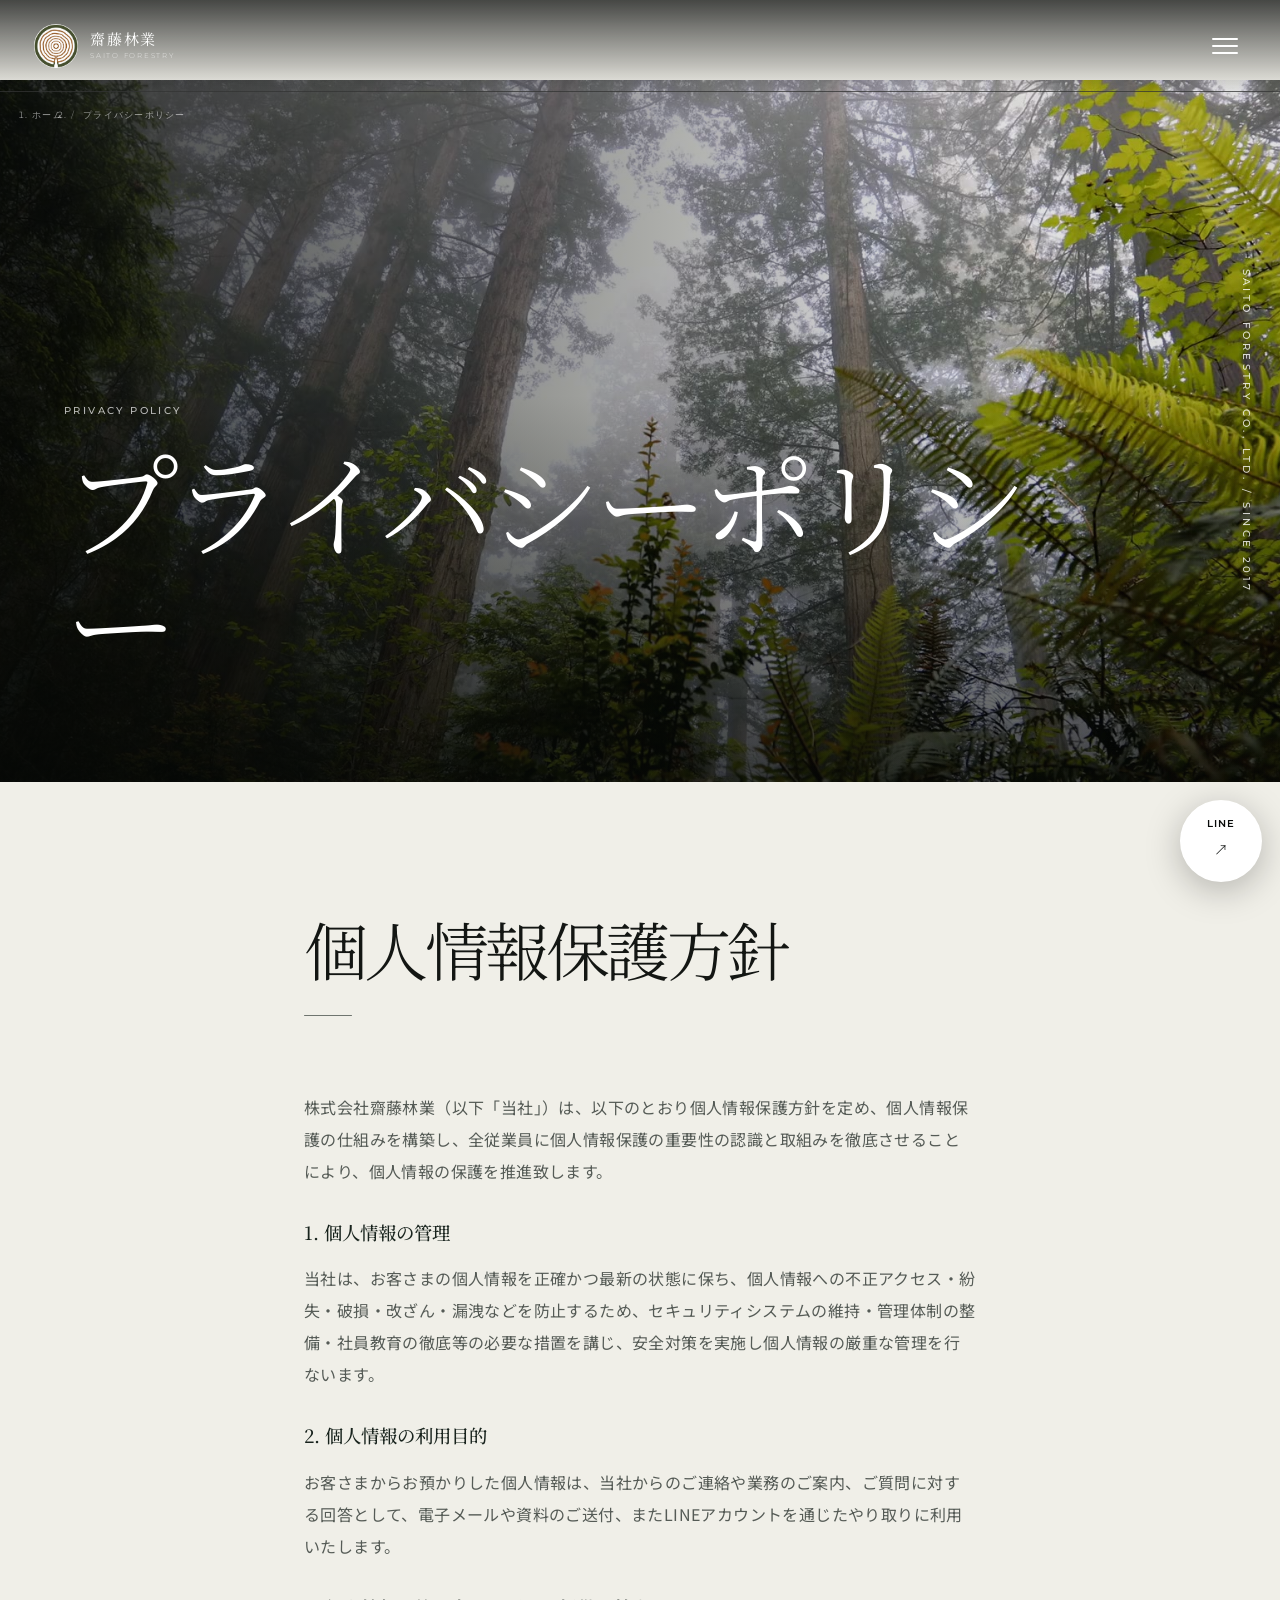
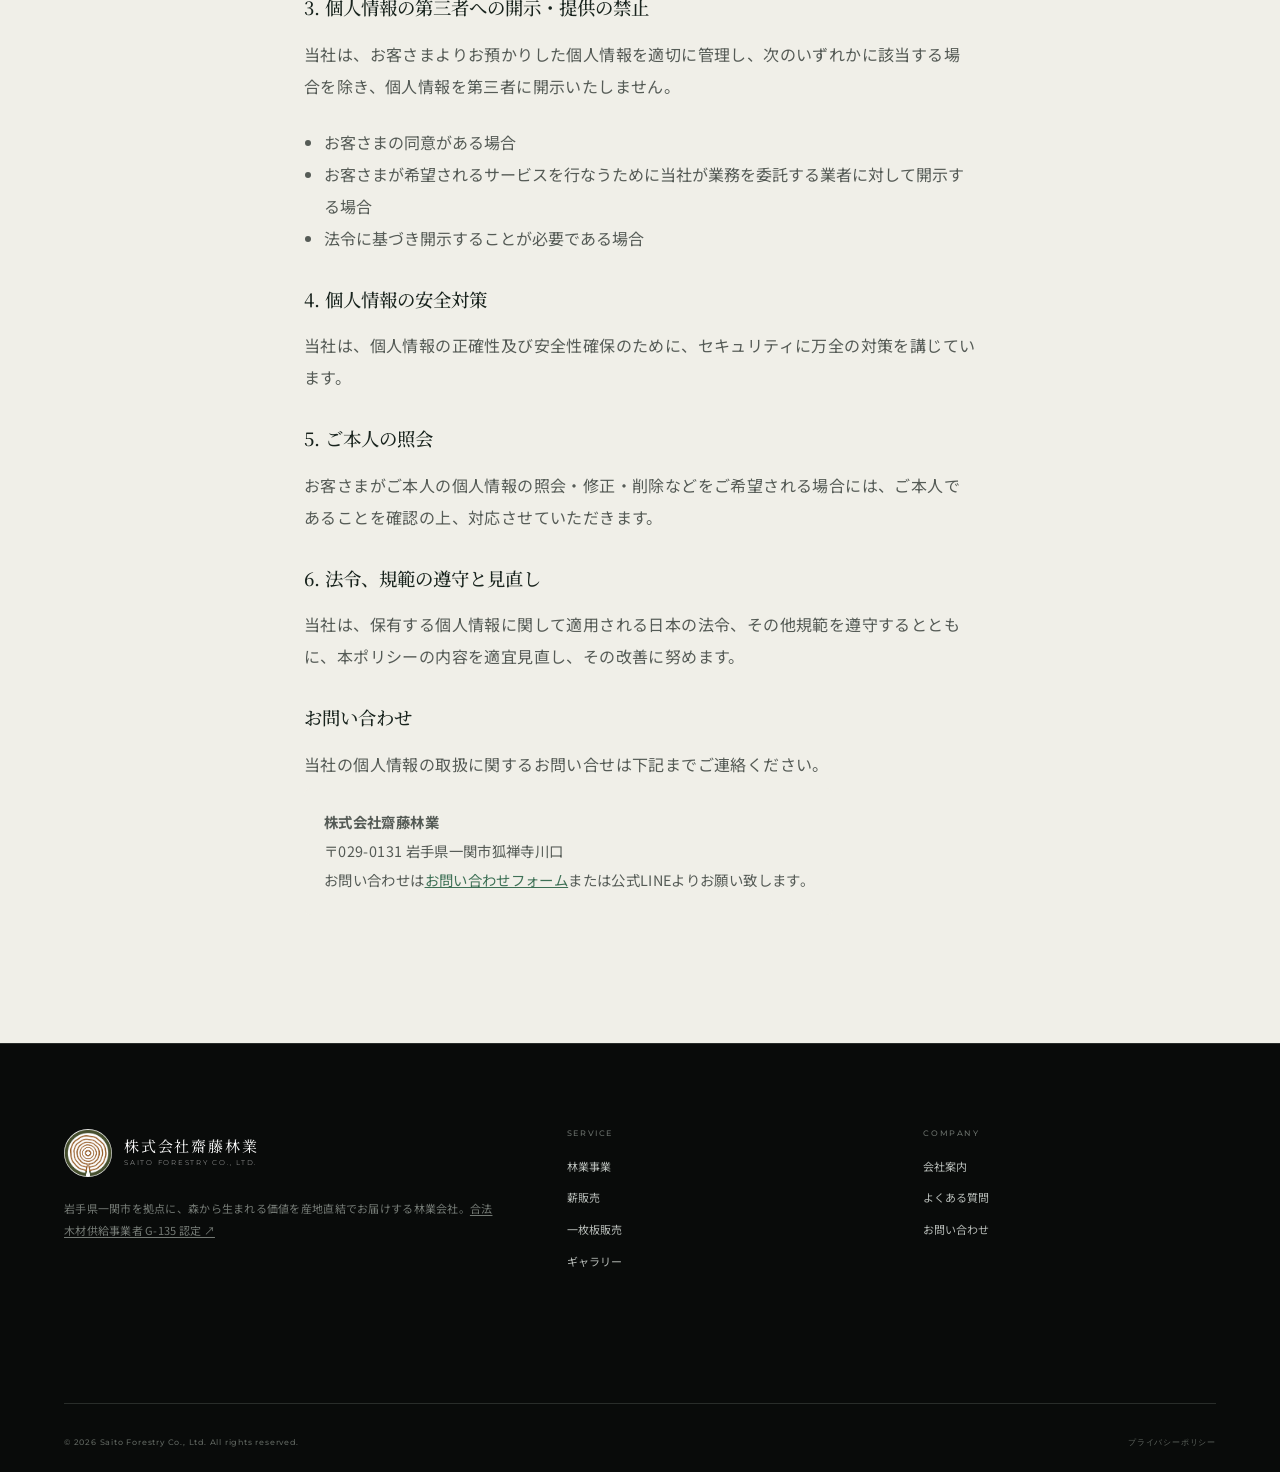
<file: privacy/index.html>
<!DOCTYPE html>
<html lang="ja">
<head>
    <meta charset="UTF-8">
    <meta name="viewport" content="width=device-width, initial-scale=1.0">
    <title>プライバシーポリシー | 株式会社齋藤林業</title>
    <meta name="description" content="株式会社齋藤林業のプライバシーポリシー（個人情報保護方針）。お客様からお預かりした個人情報の取り扱いについて明記しています。">
    <link rel="canonical" href="https://saitoforestry.github.io/privacy/">
    <link rel="stylesheet" href="../style.css?v=20260903c">
    <script type="application/ld+json">{"@context":"https://schema.org","@type":"BreadcrumbList","itemListElement":[{"@type":"ListItem","position":1,"name":"ホーム","item":"https://saitoforestry.github.io/"},{"@type":"ListItem","position":2,"name":"プライバシーポリシー","item":"https://saitoforestry.github.io/privacy/"}]}</script>
  <link rel="icon" type="image/png" sizes="32x32" href="../assets/images/favicon-32.png">
  <link rel="icon" type="image/png" sizes="16x16" href="../assets/images/favicon-16.png">
  <link rel="apple-touch-icon" sizes="180x180" href="../assets/images/apple-touch-icon.png">
</head>
<body class="subpage-new page-privacy">

<a href="https://lin.ee/SUqpcm6" class="new-line-float" target="_blank" rel="noopener" aria-label="LINEで相談する"><span>LINE</span><b>↗</b></a>

<header id="header" style="background:rgba(26,58,42,0.96); backdrop-filter:blur(12px);">
    <div class="container">
        <a href="/" class="site-logo"><img src="../assets/images/logo2.png" alt="株式会社齋藤林業 ロゴ" class="site-logo__img" style="height:36px;"><div class="site-logo__text"><span class="site-logo__ja">齋藤林業</span><span class="site-logo__en">SAITO FORESTRY</span></div></a>
        <nav id="gnav"><ul><li><a href="/about/">会社案内</a></li><li><a href="/forestry/">林業事業</a></li><li><a href="/firewood/">薪販売</a></li><li><a href="/slab/">一枚板</a></li><li><a href="/gallery/">ギャラリー</a></li><li><a href="/contact/" class="btn-line"><svg width="16" height="16" viewBox="0 0 48 48" fill="white"><path d="M24 4C12.95 4 4 12.28 4 22.5c0 7.08 4.34 13.27 10.8 16.78-.47 1.76-1.7 6.35-1.94 7.34-.3 1.23.45 1.22 1.02.88.44-.26 7.1-4.82 9.98-6.77.7.1 1.41.15 2.14.15 11.05 0 20-8.28 20-18.5S35.05 4 24 4z"/></svg>お問い合わせ</a></li></ul></nav>
        <button class="hamburger" id="hamburger" aria-label="メニューを開く"><span></span><span></span><span></span></button>
    </div>
</header>
<nav id="mobile-nav"><a href="/">ホーム</a><a href="/about/">会社案内</a><a href="/forestry/">林業事業</a><a href="/firewood/">薪販売</a><a href="/slab/">一枚板</a><a href="/contact/">お問い合わせ</a></nav>
<nav class="breadcrumb"><div class="container"><ol><li><a href="/">ホーム</a></li><li aria-current="page">プライバシーポリシー</li></ol></div></nav>

<main>
    <div class="page-hero">
        <div class="container page-hero__content">
            <span class="page-hero__label">Privacy Policy</span>
            <h1 class="page-hero__title">プライバシーポリシー</h1>
        </div>
    </div>

    <section class="section" aria-labelledby="privacy-heading">
        <div class="container" style="max-width:800px; color:var(--text-mid); line-height:2;">
            <div class="section-head fade-up">
                <h2 class="section-head__title" id="privacy-heading">個人情報保護方針</h2>
                <div class="divider"></div>
            </div>

            <div class="fade-up">
                <p style="margin-bottom:24px;">株式会社齋藤林業（以下「当社」）は、以下のとおり個人情報保護方針を定め、個人情報保護の仕組みを構築し、全従業員に個人情報保護の重要性の認識と取組みを徹底させることにより、個人情報の保護を推進致します。</p>

                <h3 style="font-family:'Noto Serif JP',serif; font-size:1.15rem; color:var(--forest); margin:32px 0 16px;">1. 個人情報の管理</h3>
                <p style="margin-bottom:24px;">当社は、お客さまの個人情報を正確かつ最新の状態に保ち、個人情報への不正アクセス・紛失・破損・改ざん・漏洩などを防止するため、セキュリティシステムの維持・管理体制の整備・社員教育の徹底等の必要な措置を講じ、安全対策を実施し個人情報の厳重な管理を行ないます。</p>

                <h3 style="font-family:'Noto Serif JP',serif; font-size:1.15rem; color:var(--forest); margin:32px 0 16px;">2. 個人情報の利用目的</h3>
                <p style="margin-bottom:24px;">お客さまからお預かりした個人情報は、当社からのご連絡や業務のご案内、ご質問に対する回答として、電子メールや資料のご送付、またLINEアカウントを通じたやり取りに利用いたします。</p>

                <h3 style="font-family:'Noto Serif JP',serif; font-size:1.15rem; color:var(--forest); margin:32px 0 16px;">3. 個人情報の第三者への開示・提供の禁止</h3>
                <p style="margin-bottom:24px;">当社は、お客さまよりお預かりした個人情報を適切に管理し、次のいずれかに該当する場合を除き、個人情報を第三者に開示いたしません。</p>
                <ul style="list-style:disc; padding-left:20px; margin-bottom:24px;">
                    <li>お客さまの同意がある場合</li>
                    <li>お客さまが希望されるサービスを行なうために当社が業務を委託する業者に対して開示する場合</li>
                    <li>法令に基づき開示することが必要である場合</li>
                </ul>

                <h3 style="font-family:'Noto Serif JP',serif; font-size:1.15rem; color:var(--forest); margin:32px 0 16px;">4. 個人情報の安全対策</h3>
                <p style="margin-bottom:24px;">当社は、個人情報の正確性及び安全性確保のために、セキュリティに万全の対策を講じています。</p>

                <h3 style="font-family:'Noto Serif JP',serif; font-size:1.15rem; color:var(--forest); margin:32px 0 16px;">5. ご本人の照会</h3>
                <p style="margin-bottom:24px;">お客さまがご本人の個人情報の照会・修正・削除などをご希望される場合には、ご本人であることを確認の上、対応させていただきます。</p>

                <h3 style="font-family:'Noto Serif JP',serif; font-size:1.15rem; color:var(--forest); margin:32px 0 16px;">6. 法令、規範の遵守と見直し</h3>
                <p style="margin-bottom:24px;">当社は、保有する個人情報に関して適用される日本の法令、その他規範を遵守するとともに、本ポリシーの内容を適宜見直し、その改善に努めます。</p>

                <h3 style="font-family:'Noto Serif JP',serif; font-size:1.15rem; color:var(--forest); margin:32px 0 16px;">お問い合わせ</h3>
                <p style="margin-bottom:8px;">当社の個人情報の取扱に関するお問い合せは下記までご連絡ください。</p>
                <p style="background:var(--cream); padding:20px; border-radius:8px; display:inline-block; font-size:0.9rem;">
                    <strong>株式会社齋藤林業</strong><br>
                    〒029-0131 岩手県一関市狐禅寺川口<br>
                    お問い合わせは<a href="/contact/" style="text-decoration:underline; color:var(--forest-light);">お問い合わせフォーム</a>または公式LINEよりお願い致します。
                </p>
            </div>
        </div>
    </section>
</main>

<footer id="footer">
    <div class="container">
        <div class="footer-grid">
            <div class="footer-brand"><div class="footer-brand__logo"><img src="../assets/images/logo2.png" alt="株式会社齋藤林業 ロゴ" class="site-logo__img" style="height:36px;"><div class="site-logo__text"><span class="site-logo__ja">株式会社齋藤林業</span><span class="site-logo__en">Saito Forestry Co., Ltd.</span></div></div><p class="footer-brand__text">岩手県一関市を拠点に、森から生まれる価値を産地直結でお届けする林業会社。<a class="certification-link" href="https://www.goho-wood.jp/nintei_system/user/list.php?group_id=74" target="_blank" rel="noopener noreferrer">合法木材供給事業者 G-135 認定 ↗</a></p></div>
            <nav class="footer-nav"><div class="footer-nav__title">Service</div><ul><li><a href="/forestry/">林業事業</a></li><li><a href="/firewood/">薪販売</a></li><li><a href="/slab/">一枚板販売</a></li><li><a href="/gallery/">ギャラリー</a></li></ul></nav>
            <nav class="footer-nav"><div class="footer-nav__title">Company</div><ul><li><a href="/about/">会社案内</a></li><li><a href="/faq/">よくある質問</a></li><li><a href="/contact/">お問い合わせ</a></li></ul></nav>
            <nav class="footer-nav"><div class="footer-nav__title">Contact</div><ul><li><a href="/contact/">お問い合わせフォーム</a></li></ul></nav>
        </div>
        <div class="footer-bottom"><p class="footer-copy">&copy; 2026 Saito Forestry Co., Ltd. All rights reserved.</p><div class="footer-legal"><a href="/privacy/">プライバシーポリシー</a></div></div>
    </div>
</footer>
<script src="../script.js?v=20260903c"></script>
</body>
</html>
</file>
<file: style.css>
/* =============================================
   齋藤林業 グローバルスタイルシート
   デザイン：和モダン・プレミアム forestry brand
   ============================================= */

/* --- Google Fonts Import --- */
@import url('https://fonts.googleapis.com/css2?family=Noto+Serif+JP:wght@300;400;500;700&family=Noto+Sans+JP:wght@300;400;500&family=Montserrat:wght@200;300;400;500&display=swap');

/* --- Design Tokens --- */
:root {
    --forest:        #1a3a2a;   /* 深い森の緑 */
    --forest-mid:    #2c5540;   /* 中緑 */
    --forest-light:  #3d7055;   /* 明るい緑 */
    --forest-pale:   #e8f0eb;   /* 薄い緑（背景） */
    --wood:          #8b6914;   /* 木材の黄金色 */
    --wood-light:    #b8891e;   /* 明るい木色 */
    --wood-dark:     #5c4510;   /* 濃い木色 */
    --cream:         #f5f0e8;   /* クリーム */
    --cream-dark:    #ede6d6;   /* 濃いクリーム */
    --charcoal:      #2a2a2a;   /* チャコール（テキスト） */
    --text-mid:      #4a4a4a;
    --text-light:    #7a7a7a;
    --text-muted:    #a0a0a0;
    --white:         #ffffff;
    --border:        #ddd8cc;
    --border-light:  #ede8df;

    /* Shadows */
    --shadow-sm:   0 2px 8px rgba(26,58,42,0.08);
    --shadow-md:   0 8px 30px rgba(26,58,42,0.12);
    --shadow-lg:   0 20px 60px rgba(26,58,42,0.15);
    --shadow-wood: 0 8px 30px rgba(139,105,20,0.15);

    /* Transitions */
    --ease:  cubic-bezier(0.4, 0, 0.2, 1);
    --ease-bounce: cubic-bezier(0.34, 1.56, 0.64, 1);

    /* Layout */
    --container: 1140px;
    --header-h:  80px;
}

/* ==========================================================
   2026 HOME — NOCTURNAL FOREST EDITORIAL
   ========================================================== */
.home-new {
    --night: #090b0a;
    --night-soft: #101412;
    --fog: #a7aaa7;
    --paper: #f1f0e9;
    --moss: #b8c988;
    --ember: #d7824b;
    margin: 0;
    background: var(--night);
    color: var(--paper);
    font-family: 'Noto Sans JP', sans-serif;
    line-height: 1.7;
}

.home-new * { box-sizing: border-box; }
.home-new main { overflow: clip; }
.home-new img, .home-new video { display: block; }
.home-new em { font-style: italic; font-weight: 300; }
.home-new .container { max-width: none; }
.skip-link { position: fixed; top: -100px; left: 16px; z-index: 9999; background: #fff; color: #000; padding: 10px 16px; }
.skip-link:focus { top: 16px; }
.media-cover { width: 100%; height: 100%; object-fit: cover; }
.dark-section { background: var(--night); color: var(--paper); }
.eyebrow {
    margin: 0;
    font-family: 'Montserrat', sans-serif;
    font-size: 10px;
    font-weight: 500;
    line-height: 1.5;
    letter-spacing: .22em;
    text-transform: uppercase;
}

/* header */
.home-new #header.new-header {
    position: fixed;
    inset: 0 0 auto;
    z-index: 1000;
    height: 92px;
    background: linear-gradient(180deg, rgba(4,6,5,.72), transparent);
    border-bottom: 1px solid rgba(255,255,255,.14);
    transition: height .4s ease, background .4s ease;
}
.home-new #header.new-header.scrolled { height: 72px; background: rgba(9,11,10,.88); backdrop-filter: blur(18px); box-shadow: none; }
.new-header__inner { width: 100%; height: 100%; display: flex; align-items: center; padding: 0 34px; }
.new-brand { display: inline-flex; align-items: center; gap: 12px; color: #fff; }
.new-brand img { width: 44px; height: 44px; object-fit: contain; border-radius: 50%; }
.new-brand span { display: flex; flex-direction: column; line-height: 1.1; }
.new-brand b { font-family: 'Noto Serif JP', serif; font-size: 15px; font-weight: 400; letter-spacing: .12em; }
.new-brand small { margin-top: 5px; font-family: 'Montserrat', sans-serif; font-size: 7px; letter-spacing: .27em; opacity: .65; }
.home-new #gnav.new-nav { margin-left: auto; display: flex; align-items: center; gap: clamp(18px, 2.3vw, 42px); }
.home-new #gnav.new-nav a { padding: 6px 0; color: rgba(255,255,255,.8); font-size: 11px; letter-spacing: .1em; }
.home-new #gnav.new-nav a::after { display: none; }
.home-new #gnav.new-nav a:hover { color: #fff; }
.home-new #gnav.new-nav .new-nav__contact { display: flex; align-items: center; gap: 42px; margin-left: 8px; padding: 12px 16px; border: 1px solid rgba(255,255,255,.55); border-radius: 7px; }
.new-nav__contact span { font-size: 15px; }
.home-new .new-menu { margin-left: auto; }

/* hero */
.new-hero { position: relative; height: 100svh; min-height: 680px; background: #111; overflow: hidden; }
.new-hero > .media-cover { position: absolute; inset: 0; transform: scale(1.01); }
.new-hero__shade { position: absolute; inset: 0; background: linear-gradient(90deg, rgba(2,5,3,.8) 0%, rgba(2,5,3,.22) 55%, rgba(2,5,3,.42) 100%), linear-gradient(0deg, rgba(2,5,3,.64), transparent 48%); }
.new-hero__content { position: relative; z-index: 2; height: 100%; display: flex; flex-direction: column; justify-content: flex-end; padding: 0 clamp(24px, 5.2vw, 82px) clamp(38px, 6vw, 82px); }
.new-hero__content > .eyebrow { margin-bottom: 28px; color: rgba(255,255,255,.72); }
.new-hero h1 { max-width: 1100px; margin: 0; color: #fff; font-family: 'Noto Serif JP', serif; font-size: clamp(58px, 8vw, 128px); font-weight: 300; line-height: .98; letter-spacing: -.07em; }
.new-hero h1 em { color: rgba(255,255,255,.78); }
.hero-concept { margin: 26px 0 0; color: rgba(255,255,255,.84); font: 400 clamp(11px, 1.1vw, 15px)/1.5 'Montserrat', sans-serif; letter-spacing: .22em; }
.new-hero__bottom { display: flex; justify-content: space-between; align-items: flex-end; margin-top: 44px; padding-left: min(35vw, 500px); }
.new-hero__bottom > p { margin: 0; color: rgba(255,255,255,.72); font-size: 13px; line-height: 2; letter-spacing: .05em; }
.circle-link { width: 74px; height: 74px; display: flex; flex-direction: column; align-items: center; justify-content: center; border: 1px solid rgba(255,255,255,.45); border-radius: 50%; color: #fff; }
.circle-link span { font: 500 7px/1 'Montserrat', sans-serif; letter-spacing: .16em; }
.circle-link b { margin-top: 8px; font-size: 15px; font-weight: 300; }
.new-hero__side { position: absolute; z-index: 2; right: 34px; top: 50%; margin: 0; transform: translate(50%,-50%) rotate(90deg); color: rgba(255,255,255,.82); font: 500 10px/1 'Montserrat', sans-serif; letter-spacing: .34em; white-space: nowrap; }
.new-hero__side::before { content: ''; display: inline-block; width: 72px; height: 1px; margin: 0 22px 3px 0; background: rgba(255,255,255,.65); }

/* intro */
.editorial-intro { min-height: 780px; display: grid; grid-template-columns: 30% 70%; padding: clamp(100px, 12vw, 190px) clamp(24px, 6vw, 96px); border-bottom: 1px solid #242725; }
.editorial-intro__meta { padding-top: 22px; color: var(--fog); }
.editorial-intro__meta > p:last-child { margin: 48px 0 0; font-size: 11px; line-height: 2.1; letter-spacing: .08em; }
.editorial-intro__copy { max-width: 990px; }
.display-copy { margin: 0; font-family: 'Noto Serif JP', serif; font-size: clamp(58px, 8vw, 126px); font-weight: 300; line-height: 1.02; letter-spacing: -.07em; }
.display-copy em { color: #889986; }
.body-copy { max-width: 580px; margin: 70px 0 0 auto; color: var(--fog); font-size: 15px; line-height: 2.2; }
.text-link { display: inline-flex; align-items: center; gap: 60px; margin-top: 42px; padding-bottom: 9px; border-bottom: 1px solid currentColor; color: #fff; font-size: 12px; letter-spacing: .08em; }
.text-link span { font-size: 16px; }

/* services */
.services-gallery { padding: 0 clamp(18px, 3vw, 46px) clamp(90px, 10vw, 160px); }
.gallery-heading { display: flex; justify-content: space-between; align-items: flex-end; padding: 70px 0 52px; }
.gallery-heading h2, .journal-head h2 { margin: 8px 0 0; font-family: 'Noto Serif JP', serif; font-size: clamp(44px, 5vw, 76px); font-weight: 300; letter-spacing: -.05em; }
.business-panel { position: relative; overflow: hidden; border-radius: 28px; }
.business-panel--wide { height: min(72vw, 760px); min-height: 560px; }
.business-panel a { position: absolute; inset: 0; display: block; color: #fff; overflow: hidden; }
.business-panel .media-cover { position: absolute; inset: 0; transition: transform 1s cubic-bezier(.2,.8,.2,1); }
.business-panel:hover .media-cover { transform: scale(1.035); }
.business-panel__wash { position: absolute; inset: 0; background: linear-gradient(180deg, rgba(2,4,3,.4), transparent 40%, rgba(2,4,3,.78)); }
.business-panel__top { position: absolute; inset: 28px 30px auto; display: flex; justify-content: space-between; font: 500 10px/1 'Montserrat', sans-serif; letter-spacing: .2em; }
.business-panel__body { position: absolute; left: clamp(28px, 5vw, 74px); bottom: clamp(28px, 5vw, 68px); max-width: 620px; }
.business-panel__body h3 { margin: 0; font-size: clamp(42px, 5.5vw, 84px); font-weight: 300; line-height: 1.15; letter-spacing: -.055em; }
.business-panel__body p { max-width: 470px; margin: 24px 0 0; color: rgba(255,255,255,.74); font-size: 13px; line-height: 1.9; }
.panel-arrow { position: absolute; right: 38px; bottom: 38px; width: 58px; height: 58px; display: grid; place-items: center; border: 1px solid rgba(255,255,255,.5); border-radius: 50%; font-size: 20px; transition: .3s ease; }
.business-panel:hover .panel-arrow { background: #fff; color: #000; }
.business-pair { display: grid; grid-template-columns: 1fr 1fr; gap: 18px; margin-top: 18px; }
.business-pair .business-panel { height: min(64vw, 780px); min-height: 600px; }
.business-pair .business-panel__body { left: clamp(28px, 3vw, 48px); right: 30px; }
.business-pair .business-panel__body h3 { font-size: clamp(37px, 4vw, 61px); }
.business-panel--warm .business-panel__wash { background: linear-gradient(180deg, rgba(76,34,13,.25), transparent 35%, rgba(49,17,5,.86)); }
.business-panel--violet .business-panel__wash { background: linear-gradient(180deg, rgba(26,20,43,.25), transparent 35%, rgba(24,18,35,.85)); }

/* full bleed statements */
.light-statement { position: relative; height: 95svh; min-height: 720px; overflow: hidden; }
.light-statement > .media-cover { position: absolute; inset: 0; }
.light-statement__shade { position: absolute; inset: 0; background: linear-gradient(90deg, rgba(8,10,8,.76), rgba(8,10,8,.05) 70%), linear-gradient(0deg, rgba(8,10,8,.52), transparent); }
.light-statement__content { position: absolute; z-index: 2; left: clamp(24px, 8vw, 128px); bottom: clamp(55px, 9vw, 140px); max-width: 920px; }
.light-statement blockquote { margin: 25px 0 36px; font-family: 'Noto Serif JP', serif; font-size: clamp(54px, 7.3vw, 112px); font-weight: 300; line-height: 1.09; letter-spacing: -.065em; }
.light-statement__content > p:last-child { max-width: 560px; margin: 0; color: rgba(255,255,255,.72); font-size: 14px; line-height: 2; }

/* proof */
.proof { display: grid; grid-template-columns: 45% 55%; min-height: 920px; }
.proof__image { margin: 70px 0 70px 4vw; overflow: hidden; border-radius: 0 24px 24px 0; }
.proof__image img { width: 100%; height: 100%; object-fit: cover; filter: saturate(.72) contrast(1.05); }
.proof__content { display: flex; flex-direction: column; justify-content: center; padding: 100px clamp(30px, 7vw, 110px); }
.proof__content h2 { margin: 24px 0 60px; font-size: clamp(50px, 5.5vw, 84px); font-weight: 300; line-height: 1.18; letter-spacing: -.06em; }
.proof__stats { display: grid; grid-template-columns: 1fr 1fr; border-top: 1px solid #303431; border-left: 1px solid #303431; }
.proof__stats > .proof-stat { min-height: 155px; display: flex; flex-direction: column; justify-content: space-between; padding: 24px; border-right: 1px solid #303431; border-bottom: 1px solid #303431; }
.proof__stats strong { font: 300 clamp(34px, 4vw, 56px)/1 'Montserrat', sans-serif; letter-spacing: -.05em; }
.proof__stats strong small { font-size: .4em; }
.proof__stats span { color: var(--fog); font: 500 8px/1.5 'Montserrat', sans-serif; letter-spacing: .16em; }
.proof__stats .proof-stat { position: relative; overflow: hidden; cursor: help; transition: background-color .45s cubic-bezier(.2,.8,.2,1), color .45s ease; }
.proof-stat > strong, .proof-stat > span { transition: opacity .35s ease, transform .45s cubic-bezier(.2,.8,.2,1); }
.proof-stat__detail { position: absolute; inset: 0; display: flex; align-items: flex-end; margin: 0; padding: 22px; color: #171a18; font-size: 11px; line-height: 1.85; opacity: 0; transform: translateY(24px); transition: opacity .38s ease .05s, transform .48s cubic-bezier(.2,.8,.2,1); }
.proof-stat:hover, .proof-stat:focus { background: #d8d6ce; color: #111411; outline: none; }
.proof-stat:hover > strong, .proof-stat:hover > span, .proof-stat:focus > strong, .proof-stat:focus > span { opacity: 0; transform: translateY(-18px); }
.proof-stat:hover .proof-stat__detail, .proof-stat:focus .proof-stat__detail { opacity: 1; transform: none; }
.proof-stat--link { color: inherit; text-decoration: none; cursor: pointer !important; }
.certification-link { color: inherit; text-decoration: underline; text-decoration-thickness: 1px; text-underline-offset: .22em; }
.certification-link:hover, .certification-link:focus-visible { color: inherit; opacity: .72; }
.proof__note { max-width: 520px; margin: 42px 0 0; color: var(--fog); font-size: 13px; line-height: 2; }
.button-light { align-self: flex-start; display: inline-flex; gap: 55px; align-items: center; margin-top: 34px; padding: 15px 18px; border-radius: 7px; background: #f5f5f2; color: #090b0a; font-size: 11px; letter-spacing: .08em; }
.button-light span { font-size: 15px; }

.immersion { position: relative; height: 100svh; min-height: 700px; }
.immersion > .media-cover { position: absolute; inset: 0; }
.immersion__shade { position: absolute; inset: 0; background: rgba(4,8,5,.38); }
.immersion__content { position: absolute; z-index: 2; inset: 0; display: flex; flex-direction: column; justify-content: center; align-items: center; text-align: center; padding: 30px; }
.immersion__content .eyebrow { color: rgba(255,255,255,.7); }
.immersion__content h2 { margin: 32px 0 0; font-size: clamp(55px, 8vw, 128px); font-weight: 300; line-height: 1.05; letter-spacing: -.07em; text-shadow: 0 3px 24px rgba(0,0,0,.3); }

/* journal */
.visual-journal { padding: clamp(95px, 12vw, 180px) clamp(18px, 3vw, 46px); }
.journal-head { display: flex; justify-content: space-between; align-items: flex-end; margin-bottom: 52px; }
.journal-head .text-link { margin: 0 0 9px; }
.journal-grid { display: grid; grid-template-columns: 1.35fr 1fr 1fr; grid-template-rows: 330px 330px; gap: 16px; }
.journal-item { position: relative; margin: 0; overflow: hidden; border-radius: 20px; }
.journal-item--video { grid-row: 1 / 3; }
.journal-item:last-child { grid-column: 2 / 4; }
.journal-item .media-cover { transition: transform .8s ease; }
.journal-item:hover .media-cover { transform: scale(1.035); }
.journal-item::after { content: ''; position: absolute; inset: 45% 0 0; background: linear-gradient(transparent,rgba(0,0,0,.72)); }
.journal-item figcaption { position: absolute; z-index: 2; inset: auto 20px 18px; display: flex; justify-content: space-between; color: #fff; font: 500 9px/1 'Montserrat', sans-serif; letter-spacing: .13em; }

/* access */
.new-access { display: grid; grid-template-columns: .82fr 1.18fr; gap: clamp(55px, 8vw, 130px); padding: 0 clamp(24px, 5vw, 78px) clamp(100px, 12vw, 190px); }
.new-access__intro { display: flex; flex-direction: column; justify-content: center; padding: 55px 0; }
.new-access__intro h2 { margin: 28px 0 64px; font-family: 'Noto Serif JP', serif; font-size: clamp(50px, 5.8vw, 88px); font-weight: 300; line-height: 1.05; letter-spacing: -.055em; }
.new-access__intro h2 em { color: #8f9c91; }
.new-access__details { display: grid; grid-template-columns: 1fr 1fr; gap: 30px; padding-top: 26px; border-top: 1px solid #303431; }
.new-access__details p { margin: 0; color: #a7aaa7; font-size: 11px; line-height: 2; letter-spacing: .04em; }
.new-access__details span { display: block; margin-bottom: 12px; color: #646965; font: 500 8px/1 'Montserrat', sans-serif; letter-spacing: .2em; }
.new-access__map { position: relative; min-height: 680px; overflow: hidden; border-radius: 26px; background: #1a1e1b; }
.new-access__map iframe { width: 100%; height: 100%; min-height: 680px; display: block; border: 0; filter: grayscale(1) contrast(.9) brightness(.82); }
.new-access__map > p { position: absolute; inset: auto 0 0; display: flex; justify-content: space-between; margin: 0; padding: 20px 24px; background: rgba(9,11,10,.88); color: #c9ccc9; font: 500 9px/1 'Montserrat', sans-serif; letter-spacing: .18em; }

/* contact + footer */
.new-contact { display: grid; grid-template-columns: 1.3fr .7fr; gap: 8vw; padding: clamp(90px, 12vw, 180px) clamp(24px, 7vw, 112px); background: #d8d6ce; color: #111411; }
.new-contact h2 { margin: 26px 0 40px; font-size: clamp(50px, 6.5vw, 98px); font-weight: 300; line-height: 1.13; letter-spacing: -.065em; }
.new-contact__copy > p:last-child { max-width: 590px; margin: 0; color: #5b5e59; font-size: 14px; line-height: 2; }
.new-contact__actions { display: flex; flex-direction: column; justify-content: flex-end; gap: 10px; }
.new-contact__actions a { min-height: 86px; display: flex; justify-content: space-between; align-items: center; padding: 0 27px; border-radius: 9px; font-size: 12px; letter-spacing: .08em; }
.contact-qr { display: flex; align-items: flex-end; gap: 22px; margin-bottom: 22px; }
.contact-qr img { width: 142px; height: 142px; object-fit: contain; border: 8px solid #fff; background: #fff; }
.contact-qr p { margin: 0 0 3px; color: #5b5e59; font-size: 10px; line-height: 1.8; letter-spacing: .04em; }
.contact-qr p span { display: block; margin-bottom: 9px; color: #111411; font: 500 8px/1 'Montserrat', sans-serif; letter-spacing: .2em; }
.contact-primary { background: #111411; color: #fff; }
.contact-secondary { border: 1px solid #777a73; color: #111411; }
.new-contact__actions b { font-size: 20px; font-weight: 300; }
.new-footer { padding: 80px 4vw 24px; background: #090b0a; color: #fff; }
.new-footer__top { display: flex; justify-content: space-between; padding-bottom: 70px; border-bottom: 1px solid #292c2a; }
.new-brand--footer img { width: 58px; height: 58px; }
.new-brand--footer b { font-size: 20px; }
.new-brand--footer small { font-size: 8px; }
.new-footer__top > p { margin: 0; color: #8f938f; font-size: 11px; line-height: 2; text-align: right; }
.new-footer__links { display: grid; grid-template-columns: repeat(3, 1fr); gap: 60px; max-width: 720px; margin: 70px 0 90px auto; }
.new-footer__links > div { display: flex; flex-direction: column; gap: 12px; }
.new-footer__links span { margin-bottom: 9px; color: #6e726e; font: 500 8px/1 'Montserrat',sans-serif; letter-spacing: .2em; }
.new-footer__links a { color: #c7cac7; font-size: 11px; letter-spacing: .08em; }
.new-footer__links a:hover { color: #fff; }
.new-footer__bottom { display: flex; justify-content: space-between; padding-top: 22px; border-top: 1px solid #292c2a; color: #666a66; font: 500 8px/1 'Montserrat',sans-serif; letter-spacing: .13em; }
.new-line-float { position: fixed; z-index: 900; right: 18px; bottom: 18px; width: 82px; height: 82px; display: flex; flex-direction: column; align-items: center; justify-content: center; border-radius: 50%; background: #fff; color: #090b0a; box-shadow: 0 8px 35px rgba(0,0,0,.25); }
.new-line-float span { font: 600 10px/1 'Montserrat',sans-serif; letter-spacing: .1em; }
.new-line-float b { margin-top: 8px; font-size: 14px; font-weight: 300; }

/* reveal */
.home-new .reveal { opacity: 0; transform: translateY(32px); transition: opacity 1s cubic-bezier(.2,.8,.2,1), transform 1s cubic-bezier(.2,.8,.2,1); }
.home-new .reveal.visible { opacity: 1; transform: none; }

@media (max-width: 1100px) {
    .home-new #gnav.new-nav { display: none; }
    .home-new .new-menu { display: flex; }
    .home-new #mobile-nav.new-mobile-nav { display: flex; align-items: stretch; justify-content: center; gap: 0; padding: 100px 8vw 40px; background: #090b0a; }
    .new-mobile-nav .eyebrow { margin-bottom: 30px; color: #777; }
    .home-new #mobile-nav.new-mobile-nav a { display: flex; align-items: center; gap: 18px; padding: 13px 0; border-bottom: 1px solid #303330; color: #fff; font-size: clamp(22px, 6vw, 34px); letter-spacing: -.03em; }
    .new-mobile-nav a span { color: #777; font: 500 8px/1 'Montserrat',sans-serif; }
    .editorial-intro { grid-template-columns: 1fr; min-height: auto; }
    .editorial-intro__meta { display: flex; justify-content: space-between; margin-bottom: 80px; }
    .editorial-intro__meta > p:last-child { margin: 0; }
    .proof { grid-template-columns: 1fr; }
    .proof__image { height: 70vw; min-height: 450px; margin: 50px 4vw 0; border-radius: 20px; }
    .proof__content { padding-top: 70px; }
    .journal-grid { grid-template-columns: 1fr 1fr; grid-template-rows: 520px 300px 300px; }
    .journal-item--video { grid-column: 1 / 3; grid-row: auto; }
    .journal-item:last-child { grid-column: 1 / 3; }
    .new-access { grid-template-columns: 1fr; gap: 30px; }
    .new-access__intro { padding-bottom: 35px; }
    .new-access__map, .new-access__map iframe { min-height: 580px; }
    .new-contact { grid-template-columns: 1fr; }
}

@media (max-width: 620px) {
    .home-new #header.new-header { height: 72px; }
    .new-header__inner { padding: 0 18px; }
    .new-brand img { width: 38px; height: 38px; }
    .new-hero { min-height: 620px; }
    .new-hero__content { padding-bottom: 30px; }
    .new-hero__content > .eyebrow { margin-bottom: 18px; }
    .new-hero h1 { font-size: clamp(50px, 15vw, 70px); line-height: 1.07; }
    .new-hero__bottom { padding-left: 0; margin-top: 34px; }
    .new-hero__bottom > p { font-size: 11px; }
    .circle-link { width: 58px; height: 58px; flex-shrink: 0; }
    .new-hero__side { display: block; right: auto; left: 22px; top: 94px; transform: none; font-size: 7px; letter-spacing: .23em; }
    .new-hero__side::before { width: 34px; margin-right: 12px; }
    .editorial-intro { padding-top: 95px; padding-bottom: 110px; }
    .editorial-intro__meta { margin-bottom: 62px; }
    .editorial-intro__meta > p:last-child { font-size: 9px; }
    .display-copy { font-size: 55px; line-height: 1.08; }
    .body-copy { margin-top: 48px; font-size: 13px; }
    .gallery-heading { padding-top: 20px; }
    .business-panel { border-radius: 20px; }
    .business-panel--wide { height: 120vw; min-height: 540px; }
    .business-pair { grid-template-columns: 1fr; }
    .business-pair .business-panel { height: 126vw; min-height: 560px; }
    .business-panel__top { inset: 22px 22px auto; }
    .business-panel__body { left: 24px; right: 24px; bottom: 30px; }
    .business-panel__body h3, .business-pair .business-panel__body h3 { font-size: 39px; }
    .business-panel__body p { padding-right: 38px; font-size: 11px; }
    .panel-arrow { right: 20px; bottom: 22px; width: 46px; height: 46px; }
    .light-statement { height: 86svh; min-height: 650px; }
    .light-statement blockquote { font-size: 52px; }
    .proof__image { height: 105vw; min-height: 420px; }
    .proof__content { padding: 70px 22px 100px; }
    .proof__content h2 { font-size: 48px; }
    .proof__stats > div { min-height: 130px; padding: 17px; }
    .proof__stats strong { font-size: 32px; }
    .proof-stat__detail { padding: 16px; font-size: 10px; line-height: 1.7; }
    .immersion__content h2 { font-size: 51px; }
    .journal-head { align-items: flex-start; }
    .journal-head .text-link { gap: 12px; font-size: 9px; }
    .journal-grid { display: flex; overflow-x: auto; scroll-snap-type: x mandatory; gap: 12px; margin-right: -18px; padding-right: 18px; }
    .journal-item { flex: 0 0 82vw; height: 118vw; scroll-snap-align: start; }
    .new-access { padding-bottom: 100px; }
    .new-access__intro h2 { margin-bottom: 46px; font-size: 48px; }
    .new-access__details { grid-template-columns: 1fr; gap: 25px; }
    .new-access__map, .new-access__map iframe { min-height: 480px; }
    .new-contact { gap: 70px; padding-bottom: 100px; }
    .new-contact h2 { font-size: 48px; }
    .contact-qr { align-items: center; }
    .contact-qr img { width: 124px; height: 124px; }
    .new-footer { padding-top: 60px; }
    .new-footer__top { flex-direction: column; gap: 34px; }
    .new-footer__top > p { text-align: left; }
    .new-footer__links { grid-template-columns: 1fr 1fr; gap: 45px 25px; margin: 55px 0 75px; }
    .new-footer__bottom span:last-child { display: none; }
    .new-line-float { width: 66px; height: 66px; right: 12px; bottom: 12px; }
}

@media (prefers-reduced-motion: reduce) {
    .home-new { scroll-behavior: auto; }
    .home-new .reveal { opacity: 1; transform: none; transition: none; }
    .home-new .media-cover { transition: none; }
}

/* --- Reset & Base --- */
*, *::before, *::after {
    margin: 0;
    padding: 0;
    box-sizing: border-box;
}

html {
    font-size: 16px;
    scroll-behavior: smooth;
}

body {
    font-family: 'Noto Sans JP', sans-serif;
    color: var(--charcoal);
    background: var(--white);
    line-height: 1.8;
    -webkit-font-smoothing: antialiased;
    -moz-osx-font-smoothing: grayscale;
    overflow-x: hidden;
}

a {
    text-decoration: none;
    color: inherit;
    transition: all 0.3s var(--ease);
}

ul { list-style: none; }

img {
    max-width: 100%;
    height: auto;
    display: block;
}

/* --- Typography --- */
h1, h2, h3, h4 {
    font-family: 'Noto Serif JP', serif;
    line-height: 1.5;
    font-weight: 500;
}

.en {
    font-family: 'Montserrat', sans-serif;
    letter-spacing: 0.15em;
}

/* --- Layout --- */
.container {
    max-width: var(--container);
    margin: 0 auto;
    padding: 0 5%;
}

.section {
    padding: 100px 0;
}

.section--sm {
    padding: 60px 0;
}

.bg-cream { background-color: var(--cream); }
.bg-forest { background-color: var(--forest); color: var(--white); }
.bg-forest-pale { background-color: var(--forest-pale); }

/* =============================================
   HEADER
   ============================================= */
#header {
    position: fixed;
    top: 0;
    left: 0;
    width: 100%;
    height: var(--header-h);
    z-index: 1000;
    transition: all 0.4s var(--ease);
}

#header .container {
    height: 100%;
    display: flex;
    align-items: center;
    justify-content: space-between;
}

#header.scrolled {
    background: rgba(26, 58, 42, 0.96);
    backdrop-filter: blur(12px);
    -webkit-backdrop-filter: blur(12px);
    box-shadow: var(--shadow-md);
    height: 68px;
}

/* Logo */
.site-logo {
    display: flex;
    align-items: center;
    gap: 12px;
    color: var(--white);
}

.site-logo__img {
    height: 44px;
    width: auto;
    object-fit: contain;
    transition: transform 0.3s var(--ease);
}

.site-logo:hover .site-logo__img {
    transform: scale(1.05);
}

.site-logo__mark {
    width: 44px;
    height: 44px;
    background: var(--wood);
    border-radius: 50%;
    display: flex;
    align-items: center;
    justify-content: center;
    font-family: 'Montserrat', sans-serif;
    font-weight: 300;
    font-size: 1rem;
    color: var(--white);
    letter-spacing: 0.05em;
    flex-shrink: 0;
}

.site-logo__text {
    display: flex;
    flex-direction: column;
    line-height: 1.2;
}

.site-logo__ja {
    font-family: 'Noto Serif JP', serif;
    font-size: 0.9rem;
    font-weight: 500;
    letter-spacing: 0.08em;
}

.site-logo__en {
    font-family: 'Montserrat', sans-serif;
    font-size: 0.6rem;
    font-weight: 300;
    letter-spacing: 0.2em;
    opacity: 0.7;
    text-transform: uppercase;
}

/* Global Nav */
#gnav ul {
    display: flex;
    align-items: center;
    gap: 32px;
}

#gnav a {
    font-size: 0.82rem;
    font-weight: 400;
    color: rgba(255,255,255,0.85);
    letter-spacing: 0.05em;
    position: relative;
    padding-bottom: 4px;
}

#gnav a::after {
    content: '';
    position: absolute;
    bottom: 0;
    left: 0;
    width: 0;
    height: 1px;
    background: var(--wood-light);
    transition: width 0.3s var(--ease);
}

#gnav a:hover {
    color: var(--white);
}

#gnav a:hover::after {
    width: 100%;
}

.btn-line {
    background: #06C755 !important;
    color: var(--white) !important;
    padding: 8px 18px !important;
    border-radius: 6px !important;
    font-size: 0.78rem !important;
    font-weight: 500 !important;
    display: flex !important;
    align-items: center;
    gap: 6px;
    white-space: nowrap;
}

.btn-line::after { display: none !important; }

.btn-line:hover {
    background: #05a647 !important;
    transform: translateY(-1px);
}

/* Hamburger */
.hamburger {
    display: none;
    flex-direction: column;
    gap: 5px;
    cursor: pointer;
    padding: 8px;
    background: none;
    border: none;
    z-index: 1100;
}

.hamburger span {
    display: block;
    width: 26px;
    height: 2px;
    background: var(--white);
    border-radius: 2px;
    transition: all 0.3s var(--ease);
    transform-origin: center;
}

.hamburger.active span:nth-child(1) { transform: translateY(7px) rotate(45deg); }
.hamburger.active span:nth-child(2) { opacity: 0; transform: scaleX(0); }
.hamburger.active span:nth-child(3) { transform: translateY(-7px) rotate(-45deg); }

/* Mobile Nav */
#mobile-nav {
    display: none;
    position: fixed;
    top: 0;
    left: 0;
    width: 100%;
    height: 100vh;
    background: var(--forest);
    z-index: 999;
    flex-direction: column;
    align-items: center;
    justify-content: center;
    gap: 40px;
    opacity: 0;
    pointer-events: none;
    transition: opacity 0.4s var(--ease);
}

#mobile-nav.open {
    opacity: 1;
    pointer-events: all;
}

#mobile-nav a {
    font-family: 'Noto Serif JP', serif;
    font-size: 1.4rem;
    color: var(--white);
    letter-spacing: 0.1em;
    transition: color 0.3s;
}

#mobile-nav a:hover {
    color: var(--wood-light);
}

/* =============================================
   HERO
   ============================================= */
#hero {
    height: 100vh;
    min-height: 600px;
    position: relative;
    display: flex;
    align-items: center;
    overflow: hidden;
}

.hero__bg {
    position: absolute;
    inset: 0;
    background-size: cover;
    background-position: center;
    transform: scale(1.08);
    transition: transform 8s var(--ease);
}

#hero:hover .hero__bg {
    transform: scale(1);
}

.hero__overlay {
    position: absolute;
    inset: 0;
    background: linear-gradient(
        135deg,
        rgba(26, 58, 42, 0.72) 0%,
        rgba(26, 58, 42, 0.40) 50%,
        rgba(10, 20, 15, 0.65) 100%
    );
}

.hero__content {
    position: relative;
    z-index: 10;
    color: var(--white);
    max-width: 700px;
}

.hero__label {
    font-family: 'Montserrat', sans-serif;
    font-size: 0.75rem;
    font-weight: 300;
    letter-spacing: 0.4em;
    text-transform: uppercase;
    color: var(--wood-light);
    margin-bottom: 24px;
    display: block;
}

.hero__title {
    font-family: 'Noto Serif JP', serif;
    font-size: clamp(2.4rem, 5vw, 3.8rem);
    font-weight: 500;
    line-height: 1.55;
    margin-bottom: 28px;
    letter-spacing: 0.06em;
}

.hero__title em {
    font-style: normal;
    color: var(--wood-light);
}

.hero__sub {
    font-size: 1rem;
    font-weight: 300;
    letter-spacing: 0.1em;
    color: rgba(255,255,255,0.8);
    margin-bottom: 48px;
    line-height: 1.9;
}

.hero__cta {
    display: flex;
    gap: 16px;
    flex-wrap: wrap;
}

.scroll-indicator {
    position: absolute;
    bottom: 40px;
    left: 50%;
    transform: translateX(-50%);
    display: flex;
    flex-direction: column;
    align-items: center;
    gap: 8px;
    color: rgba(255,255,255,0.6);
    font-family: 'Montserrat', sans-serif;
    font-size: 0.65rem;
    letter-spacing: 0.3em;
    text-transform: uppercase;
}

.scroll-indicator__line {
    width: 1px;
    height: 50px;
    background: linear-gradient(to bottom, transparent, var(--wood-light));
    animation: scrollAnim 2s infinite;
}

@keyframes scrollAnim {
    0%   { transform: scaleY(0); transform-origin: top; }
    50%  { transform: scaleY(1); transform-origin: top; }
    51%  { transform: scaleY(1); transform-origin: bottom; }
    100% { transform: scaleY(0); transform-origin: bottom; }
}

/* =============================================
   BUTTONS
   ============================================= */
.btn {
    display: inline-flex;
    align-items: center;
    gap: 8px;
    padding: 14px 36px;
    border-radius: 4px;
    font-family: 'Montserrat', sans-serif;
    font-size: 0.82rem;
    font-weight: 500;
    letter-spacing: 0.15em;
    text-transform: uppercase;
    cursor: pointer;
    border: none;
    transition: all 0.3s var(--ease);
    white-space: nowrap;
}

.btn--primary {
    background: var(--wood);
    color: var(--white);
    box-shadow: var(--shadow-wood);
}

.btn--primary:hover {
    background: var(--wood-light);
    transform: translateY(-2px);
    box-shadow: 0 12px 40px rgba(139,105,20,0.3);
    color: var(--white);
}

.btn--outline {
    background: transparent;
    color: var(--white);
    border: 1px solid rgba(255,255,255,0.5);
}

.btn--outline:hover {
    background: rgba(255,255,255,0.1);
    border-color: var(--white);
}

.btn--forest {
    background: var(--forest);
    color: var(--white);
    box-shadow: var(--shadow-md);
}

.btn--forest:hover {
    background: var(--forest-mid);
    transform: translateY(-2px);
    color: var(--white);
}

.btn--sm {
    padding: 10px 24px;
    font-size: 0.78rem;
}

.btn--lg {
    padding: 18px 48px;
    font-size: 0.88rem;
}

/* =============================================
   SECTION TITLES
   ============================================= */
.section-head {
    margin-bottom: 64px;
}

.section-head--center {
    text-align: center;
}

.section-head__label {
    font-family: 'Montserrat', sans-serif;
    font-size: 0.72rem;
    font-weight: 400;
    letter-spacing: 0.4em;
    text-transform: uppercase;
    color: var(--wood);
    display: block;
    margin-bottom: 12px;
}

.section-head__title {
    font-family: 'Noto Serif JP', serif;
    font-size: clamp(1.7rem, 3vw, 2.4rem);
    font-weight: 500;
    color: var(--forest);
    letter-spacing: 0.05em;
}

.section-head__title--white {
    color: var(--white);
}

.section-head__label--white {
    color: rgba(255,255,255,0.6);
}

.section-head__desc {
    margin-top: 20px;
    color: var(--text-mid);
    font-size: 0.95rem;
    line-height: 2;
    max-width: 560px;
}

.section-head--center .section-head__desc {
    margin-left: auto;
    margin-right: auto;
}

/* =============================================
   CARDS
   ============================================= */
.card {
    background: var(--white);
    border-radius: 12px;
    overflow: hidden;
    box-shadow: var(--shadow-sm);
    border: 1px solid var(--border-light);
    transition: all 0.4s var(--ease);
}

.card:hover {
    transform: translateY(-6px);
    box-shadow: var(--shadow-lg);
    border-color: var(--forest-light);
}

.card__img {
    width: 100%;
    height: 240px;
    object-fit: cover;
    transition: transform 0.6s var(--ease);
}

.card:hover .card__img {
    transform: scale(1.04);
}

.card__img-wrap {
    overflow: hidden;
}

.card__body {
    padding: 32px;
}

.card__num {
    font-family: 'Montserrat', sans-serif;
    font-size: 0.65rem;
    font-weight: 400;
    letter-spacing: 0.3em;
    color: var(--wood);
    display: block;
    margin-bottom: 12px;
    text-transform: uppercase;
}

.card__title {
    font-family: 'Noto Serif JP', serif;
    font-size: 1.2rem;
    font-weight: 500;
    color: var(--forest);
    margin-bottom: 14px;
    letter-spacing: 0.03em;
}

.card__text {
    font-size: 0.9rem;
    color: var(--text-mid);
    line-height: 1.9;
}

.card__link {
    display: inline-flex;
    align-items: center;
    gap: 6px;
    margin-top: 20px;
    font-family: 'Montserrat', sans-serif;
    font-size: 0.75rem;
    font-weight: 500;
    letter-spacing: 0.15em;
    text-transform: uppercase;
    color: var(--wood);
}

.card__link::after {
    content: '→';
    transition: transform 0.3s var(--ease);
}

.card:hover .card__link::after {
    transform: translateX(4px);
}

/* Grid Layouts */
.grid-3 {
    display: grid;
    grid-template-columns: repeat(3, 1fr);
    gap: 32px;
}

.grid-2 {
    display: grid;
    grid-template-columns: repeat(2, 1fr);
    gap: 32px;
}

.grid-2-col {
    display: grid;
    grid-template-columns: repeat(2, 1fr);
    gap: 64px;
    align-items: center;
}

.grid-4 {
    display: grid;
    grid-template-columns: repeat(4, 1fr);
    gap: 24px;
}

/* =============================================
   STATEMENT / QUOTE SECTION
   ============================================= */
.statement {
    background: var(--forest);
    padding: 120px 0;
    text-align: center;
    position: relative;
    overflow: hidden;
}

.statement::before {
    content: '';
    position: absolute;
    top: -60px;
    left: -60px;
    width: 300px;
    height: 300px;
    border-radius: 50%;
    background: rgba(255,255,255,0.02);
    pointer-events: none;
}

.statement::after {
    content: '';
    position: absolute;
    bottom: -80px;
    right: -40px;
    width: 400px;
    height: 400px;
    border-radius: 50%;
    background: rgba(255,255,255,0.02);
    pointer-events: none;
}

.statement__text {
    font-family: 'Noto Serif JP', serif;
    font-size: clamp(1.4rem, 2.8vw, 2.2rem);
    font-weight: 300;
    color: var(--white);
    line-height: 2;
    letter-spacing: 0.08em;
    position: relative;
    z-index: 1;
}

.statement__text em {
    font-style: normal;
    color: var(--wood-light);
}

/* =============================================
   STRENGTHS / FEATURES
   ============================================= */
.strength-list {
    display: grid;
    grid-template-columns: repeat(3, 1fr);
    gap: 24px;
}

.strength-item {
    background: var(--white);
    border: 1px solid var(--border-light);
    border-radius: 12px;
    padding: 40px 32px;
    transition: all 0.4s var(--ease);
    position: relative;
    overflow: hidden;
}

.strength-item::before {
    content: '';
    position: absolute;
    top: 0;
    left: 0;
    right: 0;
    height: 3px;
    background: linear-gradient(90deg, var(--forest), var(--wood));
    transform: scaleX(0);
    transition: transform 0.4s var(--ease);
}

.strength-item:hover::before {
    transform: scaleX(1);
}

.strength-item:hover {
    transform: translateY(-4px);
    box-shadow: var(--shadow-md);
    border-color: var(--forest-pale);
}

.strength-item__icon {
    font-size: 2.4rem;
    margin-bottom: 20px;
    display: block;
}

.strength-item__title {
    font-family: 'Noto Serif JP', serif;
    font-size: 1.05rem;
    font-weight: 500;
    color: var(--forest);
    margin-bottom: 12px;
    letter-spacing: 0.03em;
}

.strength-item__text {
    font-size: 0.88rem;
    color: var(--text-mid);
    line-height: 1.9;
}

/* =============================================
   NEWS / TOPICS
   ============================================= */
.news-list {
    display: flex;
    flex-direction: column;
    gap: 0;
}

.news-item {
    display: flex;
    align-items: flex-start;
    gap: 28px;
    padding: 24px 0;
    border-bottom: 1px solid var(--border-light);
    transition: background 0.3s;
}

.news-item:hover {
    background: var(--forest-pale);
    padding-left: 16px;
    padding-right: 16px;
    margin: 0 -16px;
    border-radius: 8px;
}

.news-item__date {
    font-family: 'Montserrat', sans-serif;
    font-size: 0.78rem;
    font-weight: 300;
    color: var(--text-muted);
    letter-spacing: 0.05em;
    white-space: nowrap;
    padding-top: 2px;
    min-width: 100px;
}

.news-item__tag {
    font-family: 'Montserrat', sans-serif;
    font-size: 0.68rem;
    font-weight: 500;
    color: var(--forest-light);
    border: 1px solid var(--forest-light);
    padding: 2px 10px;
    border-radius: 20px;
    white-space: nowrap;
    letter-spacing: 0.05em;
}

.news-item__title {
    font-size: 0.92rem;
    color: var(--charcoal);
    flex: 1;
    line-height: 1.7;
}

.news-item__title:hover {
    color: var(--forest);
}

/* =============================================
   COMPANY TABLE
   ============================================= */
.company-table {
    background: var(--white);
    border-radius: 12px;
    border: 1px solid var(--border-light);
    overflow: hidden;
}

.company-table table {
    width: 100%;
    border-collapse: collapse;
}

.company-table tr {
    border-bottom: 1px solid var(--border-light);
    transition: background 0.2s;
}

.company-table tr:last-child {
    border-bottom: none;
}

.company-table tr:hover {
    background: var(--forest-pale);
}

.company-table th {
    width: 240px;
    padding: 22px 32px;
    text-align: left;
    font-family: 'Noto Serif JP', serif;
    font-weight: 500;
    font-size: 0.88rem;
    color: var(--forest);
    letter-spacing: 0.06em;
    vertical-align: top;
    background: var(--cream);
    border-right: 1px solid var(--border-light);
}

.company-table td {
    padding: 22px 32px;
    font-size: 0.92rem;
    color: var(--text-mid);
    vertical-align: top;
    line-height: 1.8;
}

/* =============================================
   BREADCRUMB
   ============================================= */
.breadcrumb {
    padding: 16px 0;
    font-family: 'Montserrat', sans-serif;
    font-size: 0.72rem;
    letter-spacing: 0.05em;
    color: var(--text-muted);
    background: var(--cream);
    border-bottom: 1px solid var(--border-light);
}

.breadcrumb ol {
    display: flex;
    align-items: center;
    gap: 8px;
    flex-wrap: wrap;
}

.breadcrumb li + li::before {
    content: '/';
    color: var(--border);
    margin-right: 8px;
}

.breadcrumb a:hover {
    color: var(--forest);
}

/* =============================================
   PAGE HERO (inner pages)
   ============================================= */
.page-hero {
    background-color: var(--forest);
    background-size: cover;
    background-position: center;
    background-repeat: no-repeat;
    padding: 120px 0 80px;
    position: relative;
    overflow: hidden;
    margin-top: var(--header-h);
}

.page-hero::before {
    content: '';
    position: absolute;
    inset: 0;
    background: linear-gradient(135deg, rgba(26,58,42,0.55) 0%, rgba(26,58,42,0.3) 100%);
}

@media (max-width: 640px) {
    .page-hero {
        padding: 90px 0 56px;
    }
}

.page-hero__content {
    position: relative;
    z-index: 1;
    color: var(--white);
}

.page-hero__label {
    font-family: 'Montserrat', sans-serif;
    font-size: 0.7rem;
    font-weight: 300;
    letter-spacing: 0.4em;
    text-transform: uppercase;
    color: var(--wood-light);
    display: block;
    margin-bottom: 16px;
}

.page-hero__title {
    font-family: 'Noto Serif JP', serif;
    font-size: clamp(2rem, 4vw, 3rem);
    font-weight: 400;
    letter-spacing: 0.06em;
    color: var(--white);
}

/* =============================================
   FORMS
   ============================================= */
.form-section {
    background: var(--white);
    border-radius: 16px;
    padding: 60px;
    border: 1px solid var(--border-light);
    box-shadow: var(--shadow-sm);
}

.form-group {
    margin-bottom: 28px;
}

.form-label {
    display: block;
    font-family: 'Noto Serif JP', serif;
    font-size: 0.9rem;
    font-weight: 500;
    color: var(--forest);
    margin-bottom: 10px;
    letter-spacing: 0.03em;
}

.form-label .required {
    color: #c0392b;
    font-size: 0.7rem;
    font-family: 'Montserrat', sans-serif;
    letter-spacing: 0.1em;
    margin-left: 6px;
    font-weight: 400;
}

.form-label .optional {
    color: var(--text-muted);
    font-size: 0.7rem;
    font-family: 'Noto Sans JP', sans-serif;
    margin-left: 6px;
    font-weight: 300;
}

.form-input,
.form-select,
.form-textarea {
    width: 100%;
    padding: 14px 18px;
    border: 1px solid var(--border);
    border-radius: 8px;
    font-family: 'Noto Sans JP', sans-serif;
    font-size: 0.92rem;
    color: var(--charcoal);
    background: var(--white);
    transition: all 0.3s var(--ease);
    appearance: none;
    -webkit-appearance: none;
}

.form-input:focus,
.form-select:focus,
.form-textarea:focus {
    outline: none;
    border-color: var(--forest-light);
    box-shadow: 0 0 0 3px rgba(61, 112, 85, 0.12);
}

.form-select {
    background-image: url("data:image/svg+xml,%3Csvg xmlns='http://www.w3.org/2000/svg' width='12' height='8' viewBox='0 0 12 8'%3E%3Cpath fill='%231a3a2a' d='M6 8L0 0h12z'/%3E%3C/svg%3E");
    background-repeat: no-repeat;
    background-position: right 16px center;
    padding-right: 44px;
    cursor: pointer;
}

.form-textarea {
    resize: vertical;
    min-height: 140px;
}

.form-row {
    display: grid;
    grid-template-columns: 1fr 1fr;
    gap: 20px;
}

.form-hint {
    display: block;
    margin-top: 6px;
    font-size: 0.78rem;
    color: var(--text-muted);
    line-height: 1.6;
}

.form-check {
    display: flex;
    align-items: flex-start;
    gap: 12px;
    cursor: pointer;
}

.form-check input[type="checkbox"] {
    width: 18px;
    height: 18px;
    margin-top: 2px;
    accent-color: var(--forest);
    cursor: pointer;
    flex-shrink: 0;
}

.form-check__label {
    font-size: 0.88rem;
    color: var(--text-mid);
    line-height: 1.7;
}

.form-check__label a {
    color: var(--forest-light);
    text-decoration: underline;
}

.form-submit {
    text-align: center;
    margin-top: 40px;
}

.form-submit .btn {
    min-width: 240px;
}

/* Radio group */
.radio-group,
.check-group {
    display: flex;
    flex-wrap: wrap;
    gap: 12px;
    margin-top: 4px;
}

.radio-item,
.check-item {
    display: flex;
    align-items: center;
    gap: 8px;
    cursor: pointer;
    padding: 10px 18px;
    border: 1px solid var(--border);
    border-radius: 6px;
    transition: all 0.25s var(--ease);
}

.radio-item:hover,
.check-item:hover {
    border-color: var(--forest-light);
    background: var(--forest-pale);
}

.radio-item input:checked + span,
.check-item input:checked + span {
    color: var(--forest);
    font-weight: 500;
}

.radio-item:has(input:checked),
.check-item:has(input:checked) {
    border-color: var(--forest-light);
    background: var(--forest-pale);
}

.radio-item input,
.check-item input {
    accent-color: var(--forest);
}

/* Size inputs */
.size-inputs {
    display: flex;
    align-items: center;
    gap: 12px;
    flex-wrap: wrap;
}

.size-inputs .form-input {
    width: 110px;
}

.size-inputs span {
    color: var(--text-muted);
    font-size: 0.85rem;
    white-space: nowrap;
}

/* =============================================
   FAQ
   ============================================= */
.faq-list {
    display: flex;
    flex-direction: column;
    gap: 12px;
}

.faq-item {
    background: var(--white);
    border: 1px solid var(--border-light);
    border-radius: 10px;
    overflow: hidden;
    transition: box-shadow 0.3s var(--ease);
}

.faq-item.open {
    box-shadow: var(--shadow-md);
    border-color: var(--forest-pale);
}

.faq-question {
    display: flex;
    align-items: center;
    gap: 20px;
    padding: 24px 28px;
    cursor: pointer;
    user-select: none;
    transition: background 0.3s;
}

.faq-question:hover {
    background: var(--forest-pale);
}

.faq-q-mark {
    font-family: 'Montserrat', sans-serif;
    font-size: 1.4rem;
    font-weight: 300;
    color: var(--wood);
    flex-shrink: 0;
    width: 32px;
    text-align: center;
}

.faq-question__text {
    flex: 1;
    font-family: 'Noto Serif JP', serif;
    font-size: 1rem;
    font-weight: 500;
    color: var(--forest);
    line-height: 1.6;
    letter-spacing: 0.02em;
}

.faq-toggle {
    width: 28px;
    height: 28px;
    border-radius: 50%;
    background: var(--forest-pale);
    display: flex;
    align-items: center;
    justify-content: center;
    flex-shrink: 0;
    transition: all 0.3s var(--ease);
    color: var(--forest);
    font-size: 1.2rem;
    line-height: 1;
}

.faq-item.open .faq-toggle {
    background: var(--forest);
    color: var(--white);
    transform: rotate(45deg);
}

.faq-answer {
    max-height: 0;
    overflow: hidden;
    transition: max-height 0.4s var(--ease);
}

.faq-answer__inner {
    padding: 0 28px 28px 80px;
    font-size: 0.92rem;
    color: var(--text-mid);
    line-height: 2;
}

/* =============================================
   GALLERY
   ============================================= */
.gallery-grid {
    display: grid;
    grid-template-columns: repeat(3, 1fr);
    gap: 16px;
}

.gallery-item {
    position: relative;
    border-radius: 8px;
    overflow: hidden;
    cursor: pointer;
    aspect-ratio: 1;
}

.gallery-item:nth-child(4n+1) {
    grid-column: span 2;
    aspect-ratio: 2/1;
}

.gallery-item img {
    width: 100%;
    height: 100%;
    object-fit: cover;
    transition: transform 0.6s var(--ease);
}

.gallery-item:hover img {
    transform: scale(1.06);
}

.gallery-item__overlay {
    position: absolute;
    inset: 0;
    background: rgba(26,58,42,0);
    display: flex;
    align-items: center;
    justify-content: center;
    transition: background 0.4s var(--ease);
}

.gallery-item:hover .gallery-item__overlay {
    background: rgba(26,58,42,0.5);
}

.gallery-item__caption {
    color: var(--white);
    font-size: 0.9rem;
    text-align: center;
    opacity: 0;
    transform: translateY(10px);
    transition: all 0.4s var(--ease);
    font-family: 'Noto Serif JP', serif;
    letter-spacing: 0.05em;
    padding: 20px;
}

.gallery-item:hover .gallery-item__caption {
    opacity: 1;
    transform: translateY(0);
}

/* =============================================
   MAP
   ============================================= */
.map-section {
    background: var(--cream);
}

.map-wrap {
    border-radius: 12px;
    overflow: hidden;
    box-shadow: var(--shadow-md);
    border: 1px solid var(--border-light);
}

.map-wrap iframe {
    display: block;
    width: 100%;
    height: 420px;
    border: none;
}

.map-link {
    text-align: center;
    margin-top: 16px;
}

.map-link a {
    display: inline-block;
    font-size: 0.85rem;
    color: var(--forest-mid);
    border-bottom: 1px solid var(--forest-mid);
    padding-bottom: 2px;
}

.map-link a:hover {
    color: var(--wood);
    border-color: var(--wood);
}

/* =============================================
   LINE CTA
   ============================================= */
.line-cta {
    background: linear-gradient(135deg, #06C755 0%, #05a647 100%);
    padding: 80px 0;
    text-align: center;
    color: var(--white);
}

.line-cta__title {
    font-family: 'Noto Serif JP', serif;
    font-size: 1.8rem;
    font-weight: 400;
    margin-bottom: 16px;
    letter-spacing: 0.05em;
}

.line-cta__text {
    font-size: 0.95rem;
    margin-bottom: 36px;
    opacity: 0.9;
    line-height: 1.9;
}

.line-cta__row {
    display: flex;
    align-items: center;
    justify-content: center;
    gap: 24px;
    flex-wrap: wrap;
}

.line-cta__qr {
    background: var(--white);
    border-radius: 8px;
    padding: 6px;
    display: block;
}

@media (max-width: 640px) {
    .line-cta__row {
        flex-direction: column-reverse;
        gap: 20px;
    }
    .line-cta__qr {
        width: 88px;
        height: 88px;
    }
}

.btn--line-white {
    background: var(--white);
    color: #06C755;
    padding: 16px 48px;
    border-radius: 8px;
    font-size: 1rem;
    font-weight: 500;
    display: inline-flex;
    align-items: center;
    gap: 10px;
    transition: all 0.3s var(--ease);
}

@media (max-width: 480px) {
    .btn--line-white {
        width: 100%;
        max-width: 320px;
        padding: 14px 20px;
        font-size: 0.9rem;
        justify-content: center;
        text-align: center;
        white-space: normal;
        line-height: 1.4;
    }
}

.btn--line-white:hover {
    transform: translateY(-3px);
    box-shadow: 0 12px 40px rgba(0,0,0,0.2);
    color: #05a647;
}

/* =============================================
   CERTIFICATION BADGE
   ============================================= */
.cert-list {
    display: grid;
    grid-template-columns: repeat(3, 1fr);
    gap: 20px;
}

.cert-item {
    background: var(--white);
    border: 1px solid var(--border-light);
    border-radius: 10px;
    padding: 28px 24px;
    text-align: center;
    transition: all 0.3s var(--ease);
}

.cert-item:hover {
    border-color: var(--forest-light);
    box-shadow: var(--shadow-sm);
}

.cert-item__icon {
    font-size: 2rem;
    margin-bottom: 12px;
}

.cert-item__name {
    font-family: 'Noto Serif JP', serif;
    font-size: 0.92rem;
    font-weight: 500;
    color: var(--forest);
    margin-bottom: 8px;
    line-height: 1.6;
}

.cert-item__num {
    font-family: 'Montserrat', sans-serif;
    font-size: 0.72rem;
    color: var(--text-muted);
    letter-spacing: 0.1em;
}

/* =============================================
   FOOTER
   ============================================= */
#footer {
    background: var(--forest);
    color: rgba(255,255,255,0.75);
    padding: 70px 0 40px;
}

.footer-grid {
    display: grid;
    grid-template-columns: 2fr 1fr 1fr 1fr;
    gap: 48px;
    margin-bottom: 56px;
}

.footer-brand__logo {
    display: flex;
    align-items: center;
    gap: 12px;
    color: var(--white);
    margin-bottom: 20px;
}

.footer-brand__name {
    font-family: 'Noto Serif JP', serif;
    font-size: 0.95rem;
    font-weight: 500;
    letter-spacing: 0.08em;
}

.footer-brand__text {
    font-size: 0.82rem;
    line-height: 1.9;
    color: rgba(255,255,255,0.6);
}

.footer-nav__title {
    font-family: 'Montserrat', sans-serif;
    font-size: 0.68rem;
    font-weight: 500;
    letter-spacing: 0.3em;
    text-transform: uppercase;
    color: var(--wood-light);
    margin-bottom: 20px;
}

.footer-nav ul {
    display: flex;
    flex-direction: column;
    gap: 12px;
}

.footer-nav a {
    font-size: 0.85rem;
    color: rgba(255,255,255,0.65);
    transition: color 0.3s;
    display: flex;
    align-items: center;
    gap: 6px;
}

.footer-nav a:hover {
    color: var(--white);
}

.footer-bottom {
    border-top: 1px solid rgba(255,255,255,0.1);
    padding-top: 32px;
    display: flex;
    justify-content: space-between;
    align-items: center;
    flex-wrap: wrap;
    gap: 16px;
}

.footer-copy {
    font-family: 'Montserrat', sans-serif;
    font-size: 0.72rem;
    letter-spacing: 0.1em;
    color: rgba(255,255,255,0.4);
}

.footer-legal {
    display: flex;
    gap: 24px;
}

.footer-legal a {
    font-size: 0.78rem;
    color: rgba(255,255,255,0.4);
}

.footer-legal a:hover {
    color: rgba(255,255,255,0.8);
}

/* =============================================
   FLOATING LINE BUTTON
   ============================================= */
.float-line {
    position: fixed;
    bottom: 32px;
    right: 32px;
    z-index: 500;
    display: flex;
    flex-direction: column;
    align-items: center;
    gap: 6px;
}

.float-line__btn {
    width: 60px;
    height: 60px;
    background: #06C755;
    border-radius: 50%;
    display: flex;
    align-items: center;
    justify-content: center;
    box-shadow: 0 4px 20px rgba(6,199,85,0.4);
    transition: all 0.3s var(--ease-bounce);
}

.float-line__btn:hover {
    transform: scale(1.1) translateY(-3px);
    box-shadow: 0 8px 30px rgba(6,199,85,0.5);
}

.float-line__btn svg {
    width: 32px;
    height: 32px;
    fill: var(--white);
}

.float-line__label {
    font-family: 'Montserrat', sans-serif;
    font-size: 0.58rem;
    letter-spacing: 0.08em;
    color: var(--text-muted);
    text-transform: uppercase;
}

/* =============================================
   ANIMATIONS
   ============================================= */
.fade-up {
    opacity: 0;
    transform: translateY(32px);
    transition: opacity 0.8s var(--ease), transform 0.8s var(--ease);
}

.fade-up.visible {
    opacity: 1;
    transform: translateY(0);
}

.fade-in {
    opacity: 0;
    transition: opacity 0.8s var(--ease);
}

.fade-in.visible {
    opacity: 1;
}

/* =============================================
   UTILITIES
   ============================================= */
.visually-hidden {
    position: absolute;
    width: 1px;
    height: 1px;
    padding: 0;
    margin: -1px;
    overflow: hidden;
    clip: rect(0,0,0,0);
    white-space: nowrap;
    border: 0;
}

.text-center { text-align: center; }
.mt-8 { margin-top: 8px; }
.mt-16 { margin-top: 16px; }
.mt-24 { margin-top: 24px; }
.mt-32 { margin-top: 32px; }
.mt-48 { margin-top: 48px; }
.mb-0 { margin-bottom: 0; }

.badge {
    display: inline-block;
    padding: 4px 12px;
    border-radius: 4px;
    font-family: 'Montserrat', sans-serif;
    font-size: 0.68rem;
    font-weight: 500;
    letter-spacing: 0.1em;
    text-transform: uppercase;
}

.badge--forest {
    background: var(--forest-pale);
    color: var(--forest);
    border: 1px solid var(--forest-pale);
}

.badge--wood {
    background: rgba(139,105,20,0.1);
    color: var(--wood-dark);
    border: 1px solid rgba(139,105,20,0.2);
}

.badge--premium {
    background: var(--wood);
    color: var(--white);
    border: 1px solid var(--wood-dark);
}

.badge--rare {
    background: #5c1d1d;
    color: var(--white);
    border: 1px solid #3d1010;
}

/* 一枚板 注意書き枠 */
.slab-notice {
    background: #fffcf5;
    border: 1px solid var(--border);
    border-left: 4px solid var(--wood);
    border-radius: 8px;
    padding: 24px;
    margin-bottom: 32px;
}

.slab-notice__title {
    font-family: 'Noto Serif JP', serif;
    font-size: 1.05rem;
    font-weight: 600;
    color: var(--forest);
    margin-bottom: 12px;
    display: flex;
    align-items: center;
    gap: 8px;
}

.slab-notice__text {
    font-size: 0.88rem;
    color: var(--text-mid);
    line-height: 1.8;
}

.slab-notice__list {
    margin-top: 12px;
    padding-left: 20px;
    list-style: square;
    font-size: 0.85rem;
    color: var(--text-mid);
}

/* 配達エリアマップ */
.delivery-map-container {
    max-width: 600px;
    margin: 40px auto 0;
    background: var(--white);
    padding: 20px;
    border-radius: 12px;
    border: 1px solid var(--border-light);
    box-shadow: var(--shadow-sm);
}

.delivery-map {
    width: 100%;
    height: auto;
    display: block;
}

/* Divider */
.divider {
    width: 48px;
    height: 2px;
    background: linear-gradient(90deg, var(--forest), var(--wood));
    margin: 20px 0;
    border-radius: 2px;
}

.divider--center {
    margin-left: auto;
    margin-right: auto;
}

/* =============================================
   RESPONSIVE - Tablet (max 1024px)
   ============================================= */
@media (max-width: 1024px) {
    .grid-4 { grid-template-columns: repeat(2, 1fr); }
    .footer-grid { grid-template-columns: 1fr 1fr; gap: 32px; }
    .strength-list { grid-template-columns: repeat(2, 1fr); }
    .cert-list { grid-template-columns: repeat(2, 1fr); }
}

/* =============================================
   RESPONSIVE - Mobile (max 768px)
   ============================================= */
@media (max-width: 768px) {
    :root { --header-h: 64px; }

    .section { padding: 60px 0; }

    #gnav { display: none; }
    .hamburger { display: flex; }
    #mobile-nav { display: flex; }

    .grid-3,
    .grid-2,
    .grid-2-col {
        grid-template-columns: 1fr;
        gap: 32px;
    }

    .grid-4 { grid-template-columns: 1fr; }

    .strength-list { grid-template-columns: 1fr; }
    .cert-list { grid-template-columns: 1fr; }

    .hero__title { font-size: 2rem; }
    .hero__cta { flex-direction: column; }

    .footer-grid { grid-template-columns: 1fr; gap: 32px; }

    .form-section { padding: 32px 24px; }
    .form-row { grid-template-columns: 1fr; }

    .company-table th {
        width: 100%;
        display: block;
        border-right: none;
        border-bottom: 1px solid var(--border-light);
        padding-bottom: 8px;
    }

    .company-table td {
        display: block;
        width: 100%;
        padding-top: 12px;
    }

    .gallery-grid { grid-template-columns: repeat(2, 1fr); }
    .gallery-item:nth-child(4n+1) {
        grid-column: span 1;
        aspect-ratio: 1;
    }

    .faq-answer__inner { padding-left: 28px; }

    .footer-legal { flex-wrap: wrap; gap: 12px; }
    .footer-bottom { flex-direction: column; text-align: center; }

    .float-line { bottom: 20px; right: 20px; }
}

/* ===== Firewood guide additions ===== */
.toc-pills {
    display: flex;
    flex-wrap: wrap;
    gap: 10px;
    justify-content: center;
    overflow-x: auto;
    -webkit-overflow-scrolling: touch;
    padding-bottom: 4px;
}

.toc-pills a {
    display: inline-block;
    white-space: nowrap;
    padding: 8px 18px;
    border-radius: 999px;
    border: 1px solid var(--border);
    color: var(--forest-mid);
    font-size: 0.85rem;
    text-decoration: none;
    transition: background var(--speed-fast, 0.2s) var(--ease), color var(--speed-fast, 0.2s) var(--ease);
}

.toc-pills a:hover {
    background: var(--forest);
    color: var(--white);
    border-color: var(--forest);
}

.wood-compare {
    display: grid;
    grid-template-columns: 1fr 1fr;
    gap: 24px;
}

@media (max-width: 720px) {
    .wood-compare { grid-template-columns: 1fr; }
}

.wood-compare__card {
    background: var(--white);
    border: 1px solid var(--border-light);
    border-radius: 12px;
    padding: 28px;
    box-shadow: var(--shadow-sm);
}

.wood-compare__card h3 {
    font-family: 'Noto Serif JP', serif;
    color: var(--forest);
    font-size: 1.15rem;
    margin-bottom: 12px;
}

.wood-compare__card ul {
    margin: 12px 0;
    padding-left: 1.2em;
    color: var(--text-mid);
    font-size: 0.92rem;
    line-height: 1.8;
}

.step-list {
    display: grid;
    grid-template-columns: repeat(4, 1fr);
    gap: 20px;
}

@media (max-width: 860px) {
    .step-list { grid-template-columns: repeat(2, 1fr); }
}
@media (max-width: 480px) {
    .step-list { grid-template-columns: 1fr; }
}

.step-list__item {
    background: var(--white);
    border: 1px solid var(--border-light);
    border-radius: 12px;
    padding: 22px 20px;
    text-align: center;
    box-shadow: var(--shadow-sm);
}

.step-list__num {
    display: inline-block;
    font-family: 'Noto Serif JP', serif;
    font-size: 0.8rem;
    color: var(--wood);
    letter-spacing: 0.1em;
    margin-bottom: 8px;
}

.step-list__title {
    font-weight: 500;
    color: var(--forest);
    margin-bottom: 8px;
}

.step-list__text {
    font-size: 0.85rem;
    color: var(--text-mid);
    line-height: 1.7;
}

.warning-box {
    background: #fff8ef;
    border: 1px solid #e8cf9e;
    border-left: 4px solid var(--wood);
    border-radius: 8px;
    padding: 24px 28px;
    margin-bottom: 20px;
}

.warning-box h3 {
    display: flex;
    align-items: center;
    gap: 8px;
    font-size: 1rem;
    color: var(--wood-dark);
    margin-bottom: 8px;
    font-weight: 500;
}

.warning-box p, .warning-box ul {
    font-size: 0.9rem;
    color: var(--text-mid);
    line-height: 1.8;
}

.warning-box ul { padding-left: 1.2em; }

.storage-list {
    display: grid;
    grid-template-columns: repeat(auto-fit, minmax(200px, 1fr));
    gap: 20px;
}

.storage-list__item {
    background: var(--forest-pale);
    border-radius: 12px;
    padding: 22px 20px;
}

.storage-list__item h3 {
    font-size: 0.98rem;
    color: var(--forest);
    margin-bottom: 8px;
    font-weight: 500;
}

.storage-list__item p {
    font-size: 0.85rem;
    color: var(--text-mid);
    line-height: 1.7;
}

.event-banner {
    background: linear-gradient(135deg, var(--wood-dark), var(--wood));
    color: var(--white);
    border-radius: 16px;
    padding: 40px;
    box-shadow: var(--shadow-wood);
}

.event-banner__label {
    font-size: 0.78rem;
    letter-spacing: 0.15em;
    opacity: 0.85;
    text-transform: uppercase;
}

.event-banner__title {
    font-family: 'Noto Serif JP', serif;
    font-size: 1.4rem;
    margin: 8px 0 16px;
}

.event-banner__meta {
    display: flex;
    flex-wrap: wrap;
    gap: 12px 28px;
    margin: 18px 0;
    font-size: 0.9rem;
}

.event-banner__meta strong { display: block; font-size: 0.72rem; opacity: 0.8; font-weight: 400; }

.event-banner table {
    width: 100%;
    border-collapse: collapse;
    margin: 18px 0;
    font-size: 0.88rem;
}

.event-banner table th, .event-banner table td {
    text-align: left;
    padding: 8px 10px;
    border-bottom: 1px solid rgba(255,255,255,0.25);
    vertical-align: top;
}

.event-banner table th {
    width: 30%;
    font-weight: 400;
    opacity: 0.85;
}

.event-banner__actions {
    display: flex;
    flex-wrap: wrap;
    gap: 12px;
    margin-top: 20px;
}

.event-banner .btn, .event-banner .btn--line-white {
    font-size: 0.9rem;
}

@media (max-width: 640px) {
    .u-pc { display: none; }
}

/* ===== Reduced motion ===== */
@media (prefers-reduced-motion: reduce) {
    html { scroll-behavior: auto; }
    .fade-up, .fade-in {
        opacity: 1 !important;
        transform: none !important;
        transition: none !important;
    }
    .hero__bg, #hero:hover .hero__bg {
        transition: none !important;
        transform: none !important;
    }
    * {
        animation-duration: 0.001ms !important;
        animation-iteration-count: 1 !important;
        transition-duration: 0.001ms !important;
    }
}

/* ===== Firewood "薪を知る" knowledge accordion ===== */
.kb-list {
    display: flex;
    flex-direction: column;
    gap: 12px;
}

.kb-item {
    background: var(--white);
    border: 1px solid var(--border-light);
    border-radius: 10px;
    overflow: hidden;
    transition: box-shadow 0.3s var(--ease);
}

.kb-item.open {
    box-shadow: var(--shadow-md);
    border-color: var(--forest-pale);
}

.kb-question {
    display: flex;
    align-items: center;
    gap: 16px;
    width: 100%;
    padding: 20px 24px;
    cursor: pointer;
    user-select: none;
    background: none;
    border: none;
    text-align: left;
    transition: background 0.3s;
}

.kb-question:hover {
    background: var(--forest-pale);
}

.kb-q-icon {
    font-size: 1.3rem;
    flex-shrink: 0;
    width: 28px;
    text-align: center;
}

.kb-question__text {
    flex: 1;
    font-family: 'Noto Serif JP', serif;
    font-size: 1rem;
    font-weight: 500;
    color: var(--forest);
    letter-spacing: 0.02em;
}

.kb-toggle {
    width: 26px;
    height: 26px;
    border-radius: 50%;
    background: var(--forest-pale);
    display: flex;
    align-items: center;
    justify-content: center;
    flex-shrink: 0;
    transition: all 0.3s var(--ease);
    color: var(--forest);
    font-size: 1.1rem;
    line-height: 1;
}

.kb-item.open .kb-toggle {
    background: var(--forest);
    color: var(--white);
    transform: rotate(45deg);
}

.kb-answer {
    max-height: 0;
    overflow: hidden;
    transition: max-height 0.4s var(--ease);
}

.kb-answer__inner {
    padding: 0 24px 28px 68px;
    font-size: 0.92rem;
    color: var(--text-mid);
    line-height: 1.9;
}

.kb-answer__inner > p {
    margin-bottom: 16px;
}

.kb-lead {
    font-family: 'Noto Serif JP', serif;
    font-size: 1.05rem;
    color: var(--forest);
    font-weight: 500;
    margin-bottom: 12px !important;
}

.strength-list--kb {
    grid-template-columns: repeat(2, 1fr);
    gap: 16px;
    margin-top: 20px;
}

.strength-list--kb .strength-item {
    background: var(--forest-pale);
    padding: 20px;
    border-radius: 10px;
}

@media (max-width: 640px) {
    .kb-answer__inner { padding-left: 24px; }
    .strength-list--kb { grid-template-columns: 1fr; }
}

/* ==========================================================
   2026 SUBPAGES — EDITORIAL FOREST SYSTEM
   ========================================================== */
.subpage-new {
    --forest: #18231d;
    --forest-mid: #29372f;
    --forest-pale: #e5e4dc;
    --wood: #756c55;
    --wood-light: #b8ad8e;
    --cream: #f0efe8;
    --cream-dark: #e4e1d7;
    --charcoal: #111411;
    --text-mid: #555b56;
    --text-light: #737873;
    --text-muted: #858a85;
    --border: #c9c8c0;
    --border-light: #d8d7cf;
    background: #f0efe8;
    color: #111411;
    font-family: 'Noto Sans JP', sans-serif;
}
.subpage-new main { overflow: clip; }
.subpage-new .container { width: min(100%, 1280px); max-width: 1280px; padding-inline: clamp(22px, 5vw, 72px); }

/* common header */
.subpage-new #header {
    height: 80px;
    background: rgba(9,11,10,.91) !important;
    backdrop-filter: blur(18px) !important;
    box-shadow: none;
    border-bottom: 1px solid rgba(255,255,255,.13);
}
.subpage-new #header.scrolled { height: 68px; background: rgba(9,11,10,.95) !important; box-shadow: none; }
.subpage-new #header .container { max-width: none; padding-inline: 28px; }
.subpage-new .site-logo__img { width: 42px; height: 42px !important; border-radius: 50%; object-fit: contain; }
.subpage-new .site-logo__ja { font-size: 14px; font-weight: 400; letter-spacing: .12em; }
.subpage-new .site-logo__en { margin-top: 4px; font-size: 7px; letter-spacing: .25em; }
.subpage-new #gnav ul { gap: clamp(18px, 2.2vw, 38px); }
.subpage-new #gnav a { padding: 6px 0; color: rgba(255,255,255,.78); font-size: 11px; letter-spacing: .09em; }
.subpage-new #gnav a::after { background: #fff; }
.subpage-new #gnav a[aria-current="page"] { color: #fff; }
.subpage-new #gnav .btn-line { gap: 24px; padding: 10px 15px !important; border: 1px solid rgba(255,255,255,.6); border-radius: 7px !important; background: transparent !important; }
.subpage-new #gnav .btn-line svg { display: none; }
.subpage-new #gnav .btn-line:hover { background: #fff !important; color: #0b0d0c !important; }
.subpage-new .hamburger span { background: #fff; }
.subpage-new #mobile-nav { background: #090b0a; }
.subpage-new #mobile-nav a { width: min(84vw, 520px); padding: 13px 0; border-bottom: 1px solid #2d312e; color: #f1f0e9; font-size: clamp(20px, 5vw, 30px); text-align: left; }

/* hero + breadcrumb */
.subpage-new .breadcrumb { position: absolute; z-index: 20; top: 80px; left: 0; width: 100%; padding: 17px 0; background: transparent; border: 0; }
.subpage-new .breadcrumb .container { max-width: none; padding-inline: 32px; }
.subpage-new .breadcrumb li, .subpage-new .breadcrumb a { color: rgba(255,255,255,.55); font: 400 9px/1.4 'Montserrat',sans-serif; letter-spacing: .14em; }
.subpage-new .breadcrumb li + li::before { color: rgba(255,255,255,.35); }
.subpage-new .page-hero { position: relative; height: min(78svh, 820px); min-height: 600px; display: flex; align-items: flex-end; padding: 0 0 clamp(55px, 8vw, 110px); background-color: #111612; background-size: cover; background-position: center; overflow: hidden; }
.subpage-new .page-hero::before { content: ''; position: absolute; z-index: 1; inset: 0; background: linear-gradient(90deg, rgba(5,8,6,.8), rgba(5,8,6,.12) 75%), linear-gradient(0deg, rgba(5,8,6,.68), transparent 55%); }
.subpage-new .page-hero::after { content: 'SAITO FORESTRY CO., LTD. / SINCE 2017'; position: absolute; z-index: 2; right: 28px; top: 50%; transform: translate(50%,-50%) rotate(90deg); color: rgba(255,255,255,.65); font: 500 8px/1 'Montserrat',sans-serif; letter-spacing: .28em; white-space: nowrap; }
.subpage-new .subpage-hero-video { position: absolute; z-index: 0; inset: 0; width: 100%; height: 100%; object-fit: cover; }
.subpage-new .page-hero__content { position: relative; z-index: 3; margin: 0; }
.subpage-new .page-hero__label { display: block; margin-bottom: 24px; color: rgba(255,255,255,.7); font: 500 10px/1 'Montserrat',sans-serif; letter-spacing: .24em; text-transform: uppercase; }
.subpage-new .page-hero__title { max-width: 1000px; color: #fff; font-size: clamp(65px, 9vw, 132px); font-weight: 300; line-height: 1.04; letter-spacing: -.07em; }
.page-faq .page-hero { background-image: url('assets/images/photo-canopy.jpg'); }
.page-contact .page-hero { background-image: url('assets/images/photo-lightrays.jpg'); }
.page-privacy .page-hero { background-image: url('assets/images/poster-immersion-fog.jpg'); }

/* editorial content */
.subpage-new .section { padding-block: clamp(90px, 10vw, 150px); }
.subpage-new .section--sm { padding-block: clamp(55px, 7vw, 90px); }
.subpage-new .section:nth-of-type(even):not(.line-cta):not(.statement) { background-color: #e7e5dd; }
.subpage-new .bg-cream, .subpage-new .bg-forest-pale { background: #e3e1d8; }
.subpage-new .section-head { margin-bottom: clamp(42px, 6vw, 75px); }
.subpage-new .section-head__label { margin-bottom: 18px; color: #72776f; font: 500 9px/1 'Montserrat',sans-serif; letter-spacing: .25em; }
.subpage-new .section-head__title { color: #131613; font-size: clamp(40px, 5vw, 70px); font-weight: 300; line-height: 1.2; letter-spacing: -.055em; }
.subpage-new .section-head__desc { max-width: 650px; margin-inline: auto; color: #666b66; font-size: 13px; line-height: 2; }
.subpage-new .divider { width: 48px; height: 1px; margin-top: 28px; background: #6f756f; }
.subpage-new .grid-2-col { align-items: center; gap: clamp(45px, 8vw, 110px); }
.subpage-new .grid-2-col img { border-radius: 22px !important; box-shadow: none !important; filter: saturate(.8) contrast(1.02); }
.subpage-new p { letter-spacing: .025em; }

/* cards */
.subpage-new .strength-list { counter-reset: subcards; gap: 14px; }
.subpage-new .strength-item { counter-increment: subcards; min-height: 285px; display: flex; flex-direction: column; padding: 28px; background: #121613; border: 1px solid #2b302c; border-radius: 20px; box-shadow: none; color: #f0efe8; transition: transform .45s cubic-bezier(.2,.8,.2,1), background .4s ease; }
.subpage-new .strength-item:hover { transform: translateY(-5px); background: #1d251f; box-shadow: none; }
.subpage-new .strength-item__icon { font-size: 0; }
.subpage-new .strength-item__icon::after { content: '0' counter(subcards); color: #838b84; font: 500 10px/1 'Montserrat',sans-serif; letter-spacing: .2em; }
.subpage-new .strength-item__title { margin-top: auto; color: #f5f4ee; font-size: 20px; font-weight: 400; line-height: 1.55; }
.subpage-new .strength-item__text { margin-top: 16px; color: #989e99; font-size: 12px; line-height: 1.95; }
.subpage-new .grid-4 { gap: 12px; }
.subpage-new .grid-4 .strength-item { min-height: 240px; }
.subpage-new .cert-list { gap: 14px; }
.subpage-new .cert-item { padding: 34px; background: #121613; border: 0; border-radius: 20px; box-shadow: none; }
.subpage-new .cert-item__icon { display: none; }
.subpage-new .cert-item__name { color: #f2f1ea; font-size: 19px; font-weight: 400; }
.subpage-new .cert-item__num { color: #929993; font-family: 'Montserrat',sans-serif; letter-spacing: .08em; }
.subpage-new .slab-notice, .subpage-new .warning-box { padding: 30px; background: #d7d4c8; border: 0; border-radius: 18px; box-shadow: none; }
.subpage-new .wood-compare__card, .subpage-new .event-banner { border-radius: 20px; box-shadow: none; }

/* table, steps and statements */
.subpage-new .company-table { background: transparent; border-radius: 0; box-shadow: none; }
.subpage-new .company-table th, .subpage-new .company-table td { padding: 24px 18px; border-color: #cbc9c0; font-size: 13px; }
.subpage-new .company-table th { color: #6d726d; font: 500 9px/1.7 'Montserrat',sans-serif; letter-spacing: .12em; }
.subpage-new .step-list__item { padding-block: 30px; border-color: #cbc9c0; }
.subpage-new .step-list__num { color: #777d77; font-family: 'Montserrat',sans-serif; font-weight: 300; }
.subpage-new .statement { position: relative; min-height: 680px; display: grid; place-items: center; background: linear-gradient(rgba(6,9,7,.5),rgba(6,9,7,.72)), url('assets/images/photo-lightrays.jpg') center/cover; }
.subpage-new .statement__text { color: #fff; font-size: clamp(38px, 5vw, 70px); font-weight: 300; line-height: 1.55; letter-spacing: -.04em; text-shadow: 0 2px 20px rgba(0,0,0,.35); }
.subpage-new .statement__text em { color: #c2c8bd; }

/* controls + forms */
.subpage-new .btn { min-height: 50px; padding: 13px 22px; border: 1px solid #151815; border-radius: 7px; box-shadow: none; font-size: 11px; letter-spacing: .08em; }
.subpage-new .btn--primary, .subpage-new .btn--forest { background: #121513; color: #fff; }
.subpage-new .btn:hover { transform: translateY(-2px); box-shadow: none; }
.subpage-new .form-section { padding: clamp(25px, 5vw, 55px); background: #faf9f4; border: 1px solid #d4d2c9; border-radius: 22px; box-shadow: none; }
.subpage-new .form-group { margin-bottom: 28px; }
.subpage-new .form-label { margin-bottom: 10px; color: #333833; font-size: 11px; letter-spacing: .06em; }
.subpage-new .form-input, .subpage-new .form-select, .subpage-new .form-textarea { min-height: 54px; padding: 14px 16px; background: #efeee7; border: 1px solid #d0cec5; border-radius: 8px; color: #171a17; }
.subpage-new .form-input:focus, .subpage-new .form-select:focus, .subpage-new .form-textarea:focus { border-color: #333933; box-shadow: 0 0 0 3px rgba(24,35,29,.08); }
.subpage-new .radio-item span { border-radius: 8px; }
.subpage-new .form-label .required {
    display: inline-flex;
    align-items: center;
    min-height: 20px;
    padding: 2px 8px;
    background: #f4e8e4;
    border: 1px solid #dfc8c0;
    border-radius: 999px;
    color: #87483c;
    font-family: 'Noto Sans JP', sans-serif;
    font-size: 9px;
    font-weight: 600;
    line-height: 1.4;
    letter-spacing: .06em;
    vertical-align: 1px;
}
.subpage-new .form-label--field { color: #666c66; font-size: 10px; }
.subpage-new .form-help { margin: -3px 0 14px; color: #70756f; font-size: 11px; line-height: 1.8; }
.subpage-new .form-group--contact-channel { padding: 20px; background: #f4f3ed; border-radius: 12px; }
.subpage-new .form-group--contact-channel .form-row { margin-bottom: -28px; }
.form-success-panel { padding: clamp(30px, 6vw, 70px) 20px; text-align: center; }
.form-success-panel__icon { display: grid; place-items: center; width: 58px; height: 58px; margin: 0 auto 25px; border: 1px solid #829184; border-radius: 50%; color: #294432; font: 300 25px/1 'Montserrat',sans-serif; }
.form-success-panel__label { margin-bottom: 16px; color: #70776f; font: 500 10px/1.4 'Montserrat',sans-serif; letter-spacing: .18em; text-transform: uppercase; }
.form-success-panel__title { color: #182019; font-family: 'Noto Serif JP',serif; font-size: clamp(24px, 4vw, 38px); font-weight: 400; line-height: 1.5; }
.form-success-panel__text { max-width: 520px; margin: 20px auto 0; color: #626862; font-size: 13px; line-height: 2; }
.form-success-panel__actions { display: flex; align-items: center; justify-content: center; gap: 24px; margin-top: 38px; }
.form-success-panel__again { color: #354137; font-size: 11px; letter-spacing: .05em; text-underline-offset: 4px; }

@media (max-width: 640px) {
    .subpage-new .form-group--contact-channel { padding: 18px 14px; }
    .form-success-panel__actions { flex-direction: column; gap: 18px; }
}

/* FAQ / knowledge accordions */
.subpage-new .faq-list, .subpage-new .kb-list { border-top: 1px solid #c8c7bf; }
.subpage-new .faq-item, .subpage-new .kb-item { border-bottom: 1px solid #c8c7bf; }
.subpage-new .faq-question, .subpage-new .kb-question { min-height: 88px; padding: 22px 8px; background: transparent; }
.subpage-new .faq-question:hover, .subpage-new .kb-question:hover { background: rgba(24,35,29,.045); }
.subpage-new .faq-q-mark, .subpage-new .kb-q-icon { color: #6f756f; font-family: 'Montserrat',sans-serif; }
.subpage-new .faq-question__text, .subpage-new .kb-question__text { color: #181b18; font-family: 'Noto Serif JP',serif; font-size: 17px; font-weight: 400; }
.subpage-new .faq-answer__inner, .subpage-new .kb-answer__inner { padding: 4px 60px 32px; color: #666b66; font-size: 13px; line-height: 2; }

/* gallery */
.subpage-new .gallery-grid { grid-template-columns: repeat(12,1fr); gap: 14px; }
.subpage-new .gallery-item { grid-column: span 6; height: min(48vw, 590px); border-radius: 20px; box-shadow: none; }
.subpage-new .gallery-item:nth-child(3n+1) { grid-column: span 7; }
.subpage-new .gallery-item:nth-child(3n+2) { grid-column: span 5; }
.subpage-new .gallery-item img { filter: saturate(.78); transition: transform .8s cubic-bezier(.2,.8,.2,1), filter .5s ease; }
.subpage-new .gallery-item:hover img { transform: scale(1.035); filter: saturate(1); }
.subpage-new .gallery-item__overlay { opacity: 1; background: linear-gradient(transparent 55%,rgba(4,7,5,.8)); }
.subpage-new .gallery-item__caption { font-size: 11px; letter-spacing: .07em; }

/* maps + line CTA */
.subpage-new .map-wrap { overflow: hidden; border-radius: 22px; box-shadow: none; filter: grayscale(1) contrast(.9); }
.subpage-new .line-cta { padding-block: clamp(85px, 10vw, 140px); background: #111512; }
.subpage-new .line-cta .container { max-width: 1000px; }
.subpage-new .line-cta__title { color: #f1f0e9; font-size: clamp(38px, 5vw, 64px); font-weight: 300; letter-spacing: -.05em; }
.subpage-new .line-cta__text { max-width: 650px; margin: 20px auto 38px; color: #9ba19c; font-size: 13px; line-height: 2; }
.subpage-new .line-cta__qr { width: 140px; height: 140px; padding: 7px; border: 0; border-radius: 0; background: #fff; }
.subpage-new .btn--line-white { min-height: 58px; border-radius: 8px; font-size: 11px; letter-spacing: .06em; }

/* footer */
.subpage-new #footer { padding: 85px 0 24px; background: #090b0a; border-top: 1px solid #292d2a; }
.subpage-new .footer-grid { grid-template-columns: 2fr 1fr 1fr 1fr; gap: clamp(32px,5vw,75px); padding-bottom: 75px; }
.subpage-new .footer-brand__logo .site-logo__img { width: 48px; height: 48px !important; }
.subpage-new .footer-brand__text { color: #747a75; font-size: 11px; line-height: 2; }
.subpage-new .footer-nav__title { color: #696f6a; font: 500 8px/1 'Montserrat',sans-serif; letter-spacing: .2em; }
.subpage-new .footer-nav a { color: #b8bdb9; font-size: 11px; }
.subpage-new .footer-bottom { border-color: #292d2a; }
.subpage-new .footer-copy, .subpage-new .footer-legal a { color: #5f655f; font: 500 8px/1.5 'Montserrat',sans-serif; letter-spacing: .1em; }
.subpage-new .float-line { right: 16px; bottom: 16px; }
.subpage-new .float-line__btn { width: 68px; height: 68px; background: #fff; box-shadow: 0 8px 30px rgba(0,0,0,.22); }
.subpage-new .float-line__btn svg { width: 26px; fill: #111411; }
.subpage-new .float-line__label { display: none; }

@media (max-width: 1320px) {
    .subpage-new #gnav { display: none; }
    .subpage-new .hamburger { display: flex; }
    .subpage-new #mobile-nav { display: flex; }
    .subpage-new .footer-grid { grid-template-columns: 1.5fr 1fr 1fr; }
    .subpage-new .footer-grid > :last-child { display: none; }
}

@media (max-width: 700px) {
    .subpage-new #header, .subpage-new #header.scrolled { height: 68px; }
    .subpage-new #header .container { padding-inline: 17px; }
    .subpage-new .site-logo__img { width: 38px; height: 38px !important; }
    .subpage-new .breadcrumb { top: 68px; padding-block: 14px; }
    .subpage-new .breadcrumb .container { padding-inline: 20px; }
    .subpage-new .page-hero { height: 72svh; min-height: 540px; padding-bottom: 45px; }
    .subpage-new .page-hero::after { right: auto; left: 20px; top: 100px; transform: none; font-size: 7px; }
    .subpage-new .page-hero__label { margin-bottom: 17px; font-size: 8px; }
    .subpage-new .page-hero__title { font-size: clamp(52px, 16vw, 76px); }
    .page-contact .page-hero__title, .page-faq .page-hero__title { font-size: clamp(46px, 13vw, 58px); }
    .page-privacy .page-hero__title { font-size: clamp(40px, 11vw, 54px); }
    .subpage-new .section { padding-block: 85px; }
    .subpage-new .section-head__title { font-size: 40px; }
    .subpage-new .grid-2-col { grid-template-columns: 1fr; }
    .subpage-new .strength-list, .subpage-new .cert-list, .subpage-new .grid-4 { grid-template-columns: 1fr; }
    .subpage-new .strength-item, .subpage-new .grid-4 .strength-item { min-height: 220px; }
    .subpage-new .company-table th, .subpage-new .company-table td { display: block; width: 100%; padding: 13px 10px; }
    .subpage-new .company-table th { padding-top: 22px; border-bottom: 0; }
    .subpage-new .statement { min-height: 590px; }
    .subpage-new .form-row, .subpage-new .size-inputs { grid-template-columns: 1fr; }
    .subpage-new .faq-question__text, .subpage-new .kb-question__text { font-size: 15px; }
    .subpage-new .faq-answer__inner, .subpage-new .kb-answer__inner { padding: 0 12px 28px 42px; }
    .subpage-new .gallery-grid { display: flex; overflow-x: auto; scroll-snap-type: x mandatory; margin-right: -22px; padding-right: 22px; }
    .subpage-new .gallery-item, .subpage-new .gallery-item:nth-child(n) { flex: 0 0 82vw; height: 115vw; scroll-snap-align: start; }
    .subpage-new .line-cta__row { flex-direction: column; }
    .subpage-new .footer-grid { grid-template-columns: 1fr 1fr; }
    .subpage-new .footer-brand { grid-column: 1 / 3; }
    .subpage-new .float-line__btn { width: 60px; height: 60px; }
}

/* 2026-09 content refinements */
.subpage-new #header {
    height: 92px;
    background: linear-gradient(180deg, rgba(4,6,5,.72), transparent) !important;
    backdrop-filter: none !important;
    border-bottom-color: rgba(255,255,255,.14);
}
.subpage-new #header.scrolled {
    height: 72px;
    background: rgba(9,11,10,.9) !important;
    backdrop-filter: blur(18px) !important;
}
.subpage-new #header .container { padding-inline: 34px; }
.subpage-new .site-logo__img { width: 44px; height: 44px !important; }
.subpage-new .site-logo__ja { font-size: 15px; }
.subpage-new .breadcrumb { top: 92px; }
.subpage-new .page-hero::after {
    right: 34px;
    color: rgba(255,255,255,.82);
    font-size: 10px;
    letter-spacing: .34em;
}

.subpage-new .event-report-gallery { display: grid; grid-template-columns: 1.2fr .8fr; gap: 10px; margin: 34px 0; }
.subpage-new .event-report-gallery figure { position: relative; height: 310px; margin: 0; overflow: hidden; border-radius: 14px; }
.subpage-new .event-report-gallery img { width: 100%; height: 100%; object-fit: cover; transition: transform .7s cubic-bezier(.2,.8,.2,1); }
.subpage-new .event-report-gallery figure:hover img { transform: scale(1.035); }
.subpage-new .event-report-gallery figcaption { position: absolute; inset: auto 16px 14px; color: #fff; font: 500 8px/1 'Montserrat',sans-serif; letter-spacing: .16em; text-shadow: 0 1px 8px rgba(0,0,0,.8); }

.page-gallery main > .section > .container { width: 100%; max-width: none; padding-inline: 0; overflow: hidden; }
.page-gallery .section-head { padding-inline: clamp(22px, 5vw, 72px); }
.page-gallery .gallery-grid {
    display: flex;
    grid-template-columns: none;
    width: max-content;
    gap: 14px;
    padding: 20px 0 34px;
    animation: gallery-marquee 72s linear infinite;
    will-change: transform;
}
.page-gallery .gallery-grid:hover, .page-gallery .gallery-grid:focus-within { animation-play-state: paused; }
.page-gallery .gallery-item, .page-gallery .gallery-item:nth-child(n) {
    flex: 0 0 clamp(300px, 42vw, 620px);
    width: clamp(300px, 42vw, 620px);
    height: clamp(390px, 52vw, 690px);
    transform: scale(1);
    transform-origin: center;
    transition: transform .55s cubic-bezier(.2,.8,.2,1), border-radius .4s ease;
}
.page-gallery .gallery-item:hover, .page-gallery .gallery-item:focus-within { z-index: 3; transform: scale(1.055); border-radius: 12px; }
@keyframes gallery-marquee { to { transform: translateX(calc(-50% - 7px)); } }

@media (prefers-reduced-motion: reduce) {
    .page-gallery .gallery-grid { animation-play-state: paused; }
}

@media (max-width: 700px) {
    .subpage-new #header, .subpage-new #header.scrolled { height: 72px; }
    .subpage-new #header .container { padding-inline: 18px; }
    .subpage-new .breadcrumb { top: 72px; padding-top: 15px; }
    .subpage-new .page-hero::after { left: auto; right: 18px; top: 126px; transform: none; font-size: 7px; letter-spacing: .23em; }
    .subpage-new .event-report-gallery { grid-template-columns: 1fr; }
    .subpage-new .event-report-gallery figure { height: 250px; }
    .page-gallery .gallery-grid { display: flex; overflow: visible; margin: 0; padding: 12px 0 28px; }
    .page-gallery .gallery-item, .page-gallery .gallery-item:nth-child(n) { flex-basis: 82vw; width: 82vw; height: 112vw; }
}

/* 2026-09 editorial image layout refinements */
.subpage-new .ceo-message {
    --text-mid: rgba(255,255,255,.78);
    --forest: #fff;
    --text-muted: rgba(255,255,255,.58);
    min-height: 100svh;
    display: flex;
    align-items: center;
    position: relative;
    background: linear-gradient(90deg, rgba(5,7,6,.91) 0%, rgba(5,7,6,.7) 48%, rgba(5,7,6,.24) 100%), url('assets/images/photo-chainsaw-brand.png') center/cover no-repeat !important;
    color: #fff;
}
.subpage-new .ceo-message::after { content: 'HIRAKU SAITO / REPRESENTATIVE DIRECTOR'; position: absolute; right: 26px; bottom: 25px; color: rgba(255,255,255,.45); font: 500 8px/1 'Montserrat',sans-serif; letter-spacing: .2em; }
.subpage-new .ceo-message .container { width: 100%; }
.subpage-new .ceo-message .section-head { max-width: 720px; margin-bottom: 45px; }
.subpage-new .ceo-message .section-head__label { color: rgba(255,255,255,.55); }
.subpage-new .ceo-message .section-head__title { color: #fff; }
.subpage-new .ceo-message .divider { background: rgba(255,255,255,.5); }
.subpage-new .ceo-message__body { max-width: 650px; }
.subpage-new .ceo-message__body > p { text-shadow: 0 2px 16px rgba(0,0,0,.55); }
.subpage-new .ceo-signature { margin-top: 48px; padding-top: 24px; border-top: 1px solid rgba(255,255,255,.35); }
.subpage-new .ceo-signature p { margin: 0; color: #fff; font-family: 'Noto Serif JP',serif; font-size: 13px; line-height: 1.8; letter-spacing: .08em; }
.subpage-new .ceo-signature__en { color: rgba(255,255,255,.58); font: 400 11px/1.6 'Montserrat',sans-serif; letter-spacing: .12em; }

.subpage-new .rack-reference { max-width: 760px; display: flex; align-items: center; gap: 22px; margin: 24px auto 0; padding-top: 22px; border-top: 1px solid #cbc9c0; }
.subpage-new .rack-reference img { width: 116px; height: 94px; flex: 0 0 auto; object-fit: cover; border-radius: 8px; filter: saturate(.82); }
.subpage-new .rack-reference figcaption { max-width: 430px; color: #747974; font-size: 10px; line-height: 1.8; }
.subpage-new .rack-reference figcaption span { display: block; margin-bottom: 6px; color: #4d534e; font: 500 8px/1 'Montserrat',sans-serif; letter-spacing: .18em; }
.subpage-new .event-photo-note { margin: -18px 0 30px; color: rgba(255,255,255,.62); font-size: 9px; line-height: 1.7; text-align: right; }

/* Static irregular gallery — no automatic horizontal movement */
.page-gallery main > .section > .container { overflow: visible; padding-inline: clamp(22px, 5vw, 72px); }
.page-gallery .section-head { padding-inline: 0; }
.page-gallery .gallery-grid {
    width: min(100%, 1180px);
    display: grid;
    grid-template-columns: repeat(12, 1fr);
    grid-auto-rows: 42px;
    grid-auto-flow: dense;
    gap: 14px;
    margin: 0 auto;
    padding: 8px 0 45px;
    animation: none;
    will-change: auto;
}
.page-gallery .gallery-item, .page-gallery .gallery-item:nth-child(n) {
    width: auto;
    height: auto;
    min-height: 0;
    flex: none;
    grid-column: span 3;
    grid-row: span 4;
    border-radius: 14px;
    translate: 0 0;
    animation: gallery-float 5.8s ease-in-out infinite alternate;
    transition: transform .48s cubic-bezier(.2,.8,.2,1), box-shadow .48s ease, border-radius .35s ease;
}
.page-gallery .gallery-item:nth-child(5n+1) { grid-column: span 4; grid-row: span 6; animation-duration: 7.2s; }
.page-gallery .gallery-item:nth-child(5n+2) { grid-column: span 3; grid-row: span 4; animation-delay: -2.1s; }
.page-gallery .gallery-item:nth-child(5n+3) { grid-column: span 5; grid-row: span 5; animation-duration: 6.6s; animation-delay: -3.4s; }
.page-gallery .gallery-item:nth-child(5n+4) { grid-column: span 3; grid-row: span 5; animation-duration: 8s; animation-delay: -1.2s; }
.page-gallery .gallery-item:nth-child(5n) { grid-column: span 4; grid-row: span 4; animation-duration: 6.2s; animation-delay: -4s; }
.page-gallery .gallery-item:hover, .page-gallery .gallery-item:focus-within {
    z-index: 20;
    transform: scale(1.28);
    border-radius: 10px;
    box-shadow: 0 28px 70px rgba(7,10,8,.38);
    animation-play-state: paused;
}
@keyframes gallery-float { from { translate: 0 5px; } to { translate: 0 -7px; } }

@media (prefers-reduced-motion: reduce) {
    .page-gallery .gallery-item, .page-gallery .gallery-item:nth-child(n) { animation: none; translate: none; }
}

@media (max-width: 700px) {
    .subpage-new .ceo-message {
        min-height: auto;
        padding-block: 100px;
        background-color: #050706 !important;
        background-image: linear-gradient(180deg, rgba(5,7,6,.94) 0%, rgba(5,7,6,.76) 48%, rgba(5,7,6,.24) 68%, rgba(5,7,6,.38) 80%, rgba(5,7,6,.82) 100%), url('assets/images/photo-chainsaw-brand.png') !important;
        background-size: 100% 100%, 118vw auto !important;
        background-position: center, center 72% !important;
        background-repeat: no-repeat !important;
    }
    .subpage-new .ceo-message::after { right: 18px; bottom: 16px; font-size: 6px; }
    .subpage-new .ceo-message__body { max-width: none; }
    .subpage-new .ceo-message__body > p { font-size: 12px !important; line-height: 1.95 !important; }
    .subpage-new .rack-reference { align-items: flex-start; }
    .subpage-new .rack-reference img { width: 92px; height: 78px; }
    .subpage-new .event-photo-note { margin-top: -16px; text-align: left; }
    .page-gallery main > .section > .container { padding-inline: 18px; overflow: visible; }
    .page-gallery .gallery-grid { width: 100%; display: grid; grid-template-columns: repeat(6,1fr); grid-auto-rows: 38px; gap: 10px; margin: 0; padding: 0 0 35px; overflow: visible; }
    .page-gallery .gallery-item, .page-gallery .gallery-item:nth-child(n) { width: auto; height: auto; flex: none; grid-column: span 3; grid-row: span 4; }
    .page-gallery .gallery-item:nth-child(4n+1) { grid-column: span 4; grid-row: span 5; }
    .page-gallery .gallery-item:nth-child(4n+4) { grid-column: span 6; grid-row: span 5; }
    .page-gallery .gallery-item:hover, .page-gallery .gallery-item:focus-within { transform: scale(1.08); }
}

/* 2026-09 interactive image refinements */
.subpage-new .rack-reference--card {
    max-width: none;
    display: grid;
    grid-template-columns: 96px minmax(0, 1fr);
    align-items: center;
    gap: 14px;
    margin: 18px 0 0;
    padding-top: 16px;
    border-color: rgba(36,49,40,.16);
}
.subpage-new .rack-reference--card img {
    width: 96px;
    height: 76px;
    border-radius: 6px;
    cursor: zoom-in;
    transition: filter .3s ease, transform .3s ease;
}
.subpage-new .rack-reference--card img:hover,
.subpage-new .rack-reference--card img:focus-visible {
    filter: saturate(1);
    transform: scale(1.04);
    outline: 2px solid rgba(46,75,54,.42);
    outline-offset: 3px;
}
.subpage-new .rack-reference--card figcaption { font-size: 9px; line-height: 1.65; }

.page-gallery .gallery-item[data-gallery-size="small"] { grid-column: span 3 !important; grid-row: span 3 !important; }
.page-gallery .gallery-item[data-gallery-size="medium"] { grid-column: span 3 !important; grid-row: span 4 !important; }
.page-gallery .gallery-item[data-gallery-size="wide"] { grid-column: span 5 !important; grid-row: span 4 !important; }
.page-gallery .gallery-item[data-gallery-size="tall"] { grid-column: span 3 !important; grid-row: span 6 !important; }
.page-gallery .gallery-item[data-gallery-size="feature"] { grid-column: span 4 !important; grid-row: span 6 !important; }
.page-gallery .gallery-item[data-gallery-size] {
    animation-duration: var(--float-duration, 6.4s) !important;
    animation-delay: var(--float-delay, 0s) !important;
    cursor: zoom-in;
}
.page-gallery .gallery-item:focus-visible {
    outline: 2px solid var(--forest);
    outline-offset: 4px;
}

body.lightbox-open { overflow: hidden; }
.image-lightbox[hidden] { display: none; }
.image-lightbox {
    position: fixed;
    inset: 0;
    z-index: 10000;
    display: grid;
    place-items: center;
    padding: clamp(20px, 5vw, 64px);
    background: rgba(3,5,4,.93);
    opacity: 0;
    backdrop-filter: blur(14px);
    transition: opacity .24s ease;
}
.image-lightbox.is-open { opacity: 1; }
.image-lightbox__figure {
    max-width: min(92vw, 1320px);
    margin: 0;
    text-align: center;
    transform: scale(.96);
    transition: transform .35s cubic-bezier(.2,.8,.2,1);
}
.image-lightbox.is-open .image-lightbox__figure { transform: scale(1); }
.image-lightbox__image {
    display: block;
    max-width: 100%;
    max-height: 82vh;
    margin: auto;
    object-fit: contain;
    border-radius: 8px;
    box-shadow: 0 30px 100px rgba(0,0,0,.55);
}
.image-lightbox__caption {
    margin-top: 15px;
    color: rgba(255,255,255,.76);
    font: 400 11px/1.7 'Noto Sans JP',sans-serif;
    letter-spacing: .06em;
}
.image-lightbox__close {
    position: fixed;
    top: 18px;
    right: 22px;
    z-index: 1;
    width: 46px;
    height: 46px;
    border: 1px solid rgba(255,255,255,.3);
    border-radius: 50%;
    background: rgba(0,0,0,.18);
    color: #fff;
    font: 300 29px/1 sans-serif;
    cursor: pointer;
}

@media (max-width: 700px) {
    .subpage-new .rack-reference--card {
        grid-template-columns: 84px minmax(0, 1fr);
        gap: 11px;
    }
    .subpage-new .rack-reference--card img { width: 84px; height: 70px; }
    .page-gallery .gallery-item[data-gallery-size="small"] { grid-column: span 3 !important; grid-row: span 3 !important; }
    .page-gallery .gallery-item[data-gallery-size="medium"] { grid-column: span 3 !important; grid-row: span 4 !important; }
    .page-gallery .gallery-item[data-gallery-size="wide"] { grid-column: span 6 !important; grid-row: span 3 !important; }
    .page-gallery .gallery-item[data-gallery-size="tall"] { grid-column: span 3 !important; grid-row: span 6 !important; }
    .page-gallery .gallery-item[data-gallery-size="feature"] { grid-column: span 4 !important; grid-row: span 5 !important; }
    .image-lightbox { padding: 18px; }
    .image-lightbox__image { max-height: 76vh; }
    .image-lightbox__close { top: 12px; right: 12px; }
}

@media (prefers-reduced-motion: reduce) {
    .image-lightbox,
    .image-lightbox__figure { transition: none; }
}

/* Slab material / product image pair */
.slab-image-pair {
    display: grid;
    grid-template-columns: minmax(0, .9fr) minmax(0, 1.1fr);
    gap: 16px;
    margin-top: clamp(46px, 7vw, 88px);
}
.slab-image-pair figure {
    position: relative;
    margin: 0;
    overflow: hidden;
    border-radius: 14px;
    background: #111411;
}
.slab-image-pair img {
    display: block;
    width: 100%;
    height: clamp(270px, 38vw, 520px);
    object-fit: cover;
    filter: saturate(.82);
    cursor: zoom-in;
    transition: transform .7s cubic-bezier(.2,.8,.2,1), filter .45s ease;
}
.slab-image-pair figure:first-child img { object-position: 55% center; }
.slab-image-pair figure:hover img,
.slab-image-pair img:focus-visible { transform: scale(1.035); filter: saturate(1); }
.slab-image-pair figcaption {
    position: absolute;
    inset: auto 0 0;
    padding: 42px 22px 18px;
    color: rgba(255,255,255,.88);
    background: linear-gradient(transparent, rgba(3,5,4,.78));
    font-size: 11px;
    line-height: 1.7;
    pointer-events: none;
}
.slab-image-pair figcaption span {
    display: block;
    margin-bottom: 5px;
    font: 500 8px/1 'Montserrat',sans-serif;
    letter-spacing: .2em;
    color: rgba(255,255,255,.62);
}

@media (max-width: 700px) {
    .slab-image-pair { grid-template-columns: 1fr; gap: 12px; }
    .slab-image-pair img { height: 68vw; min-height: 250px; }
}
</file>
